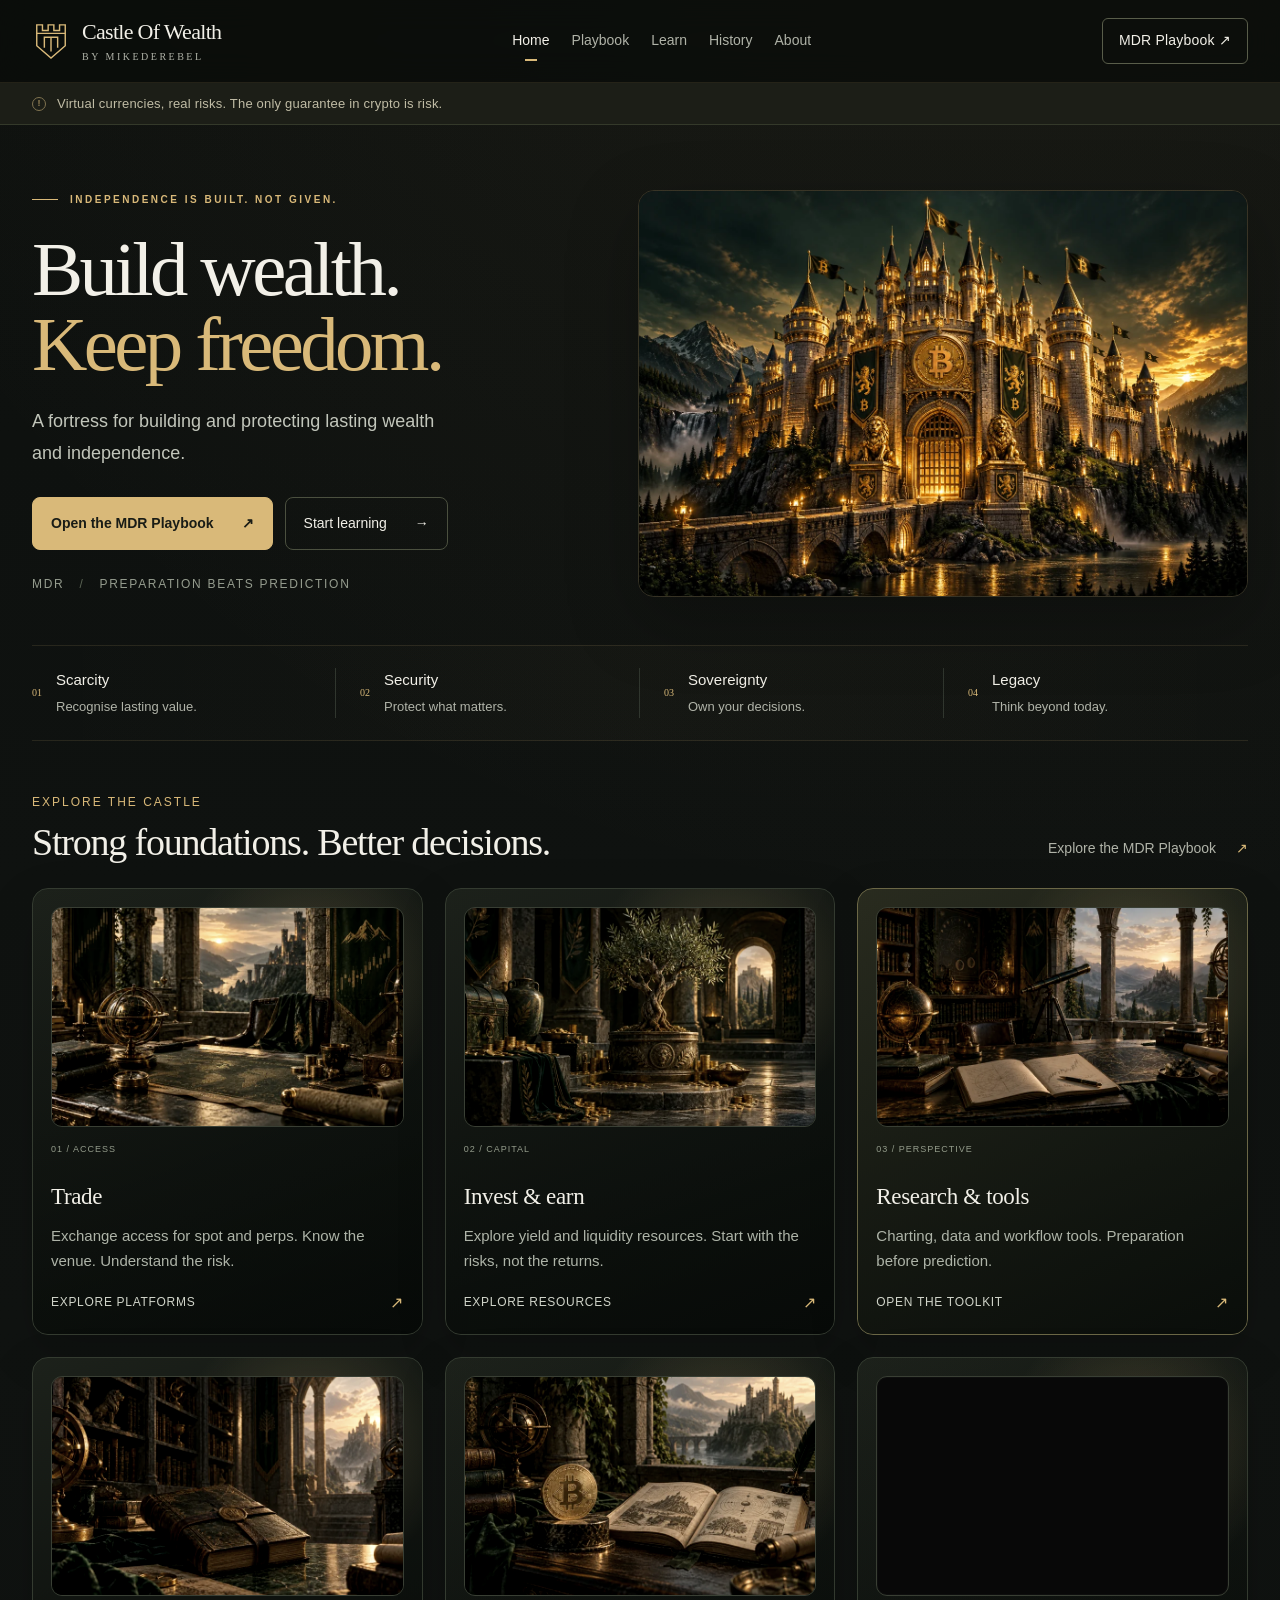
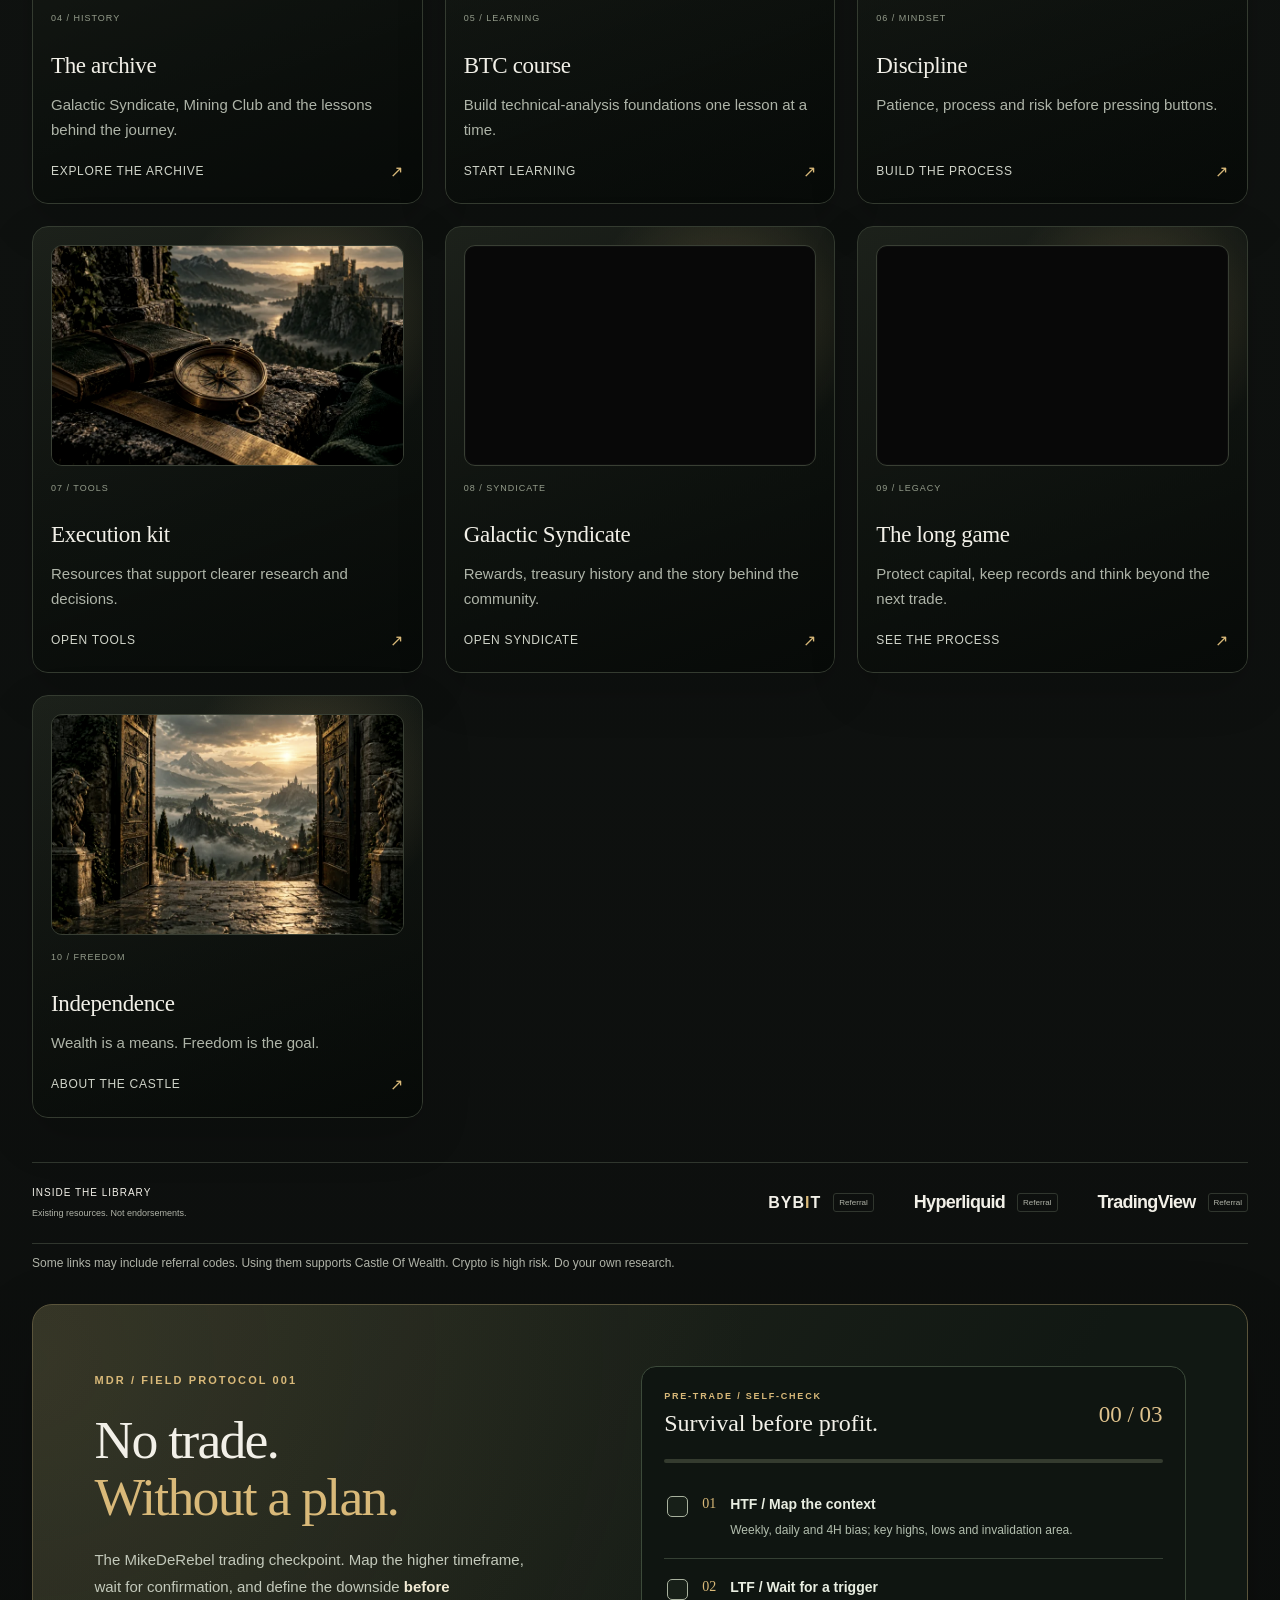
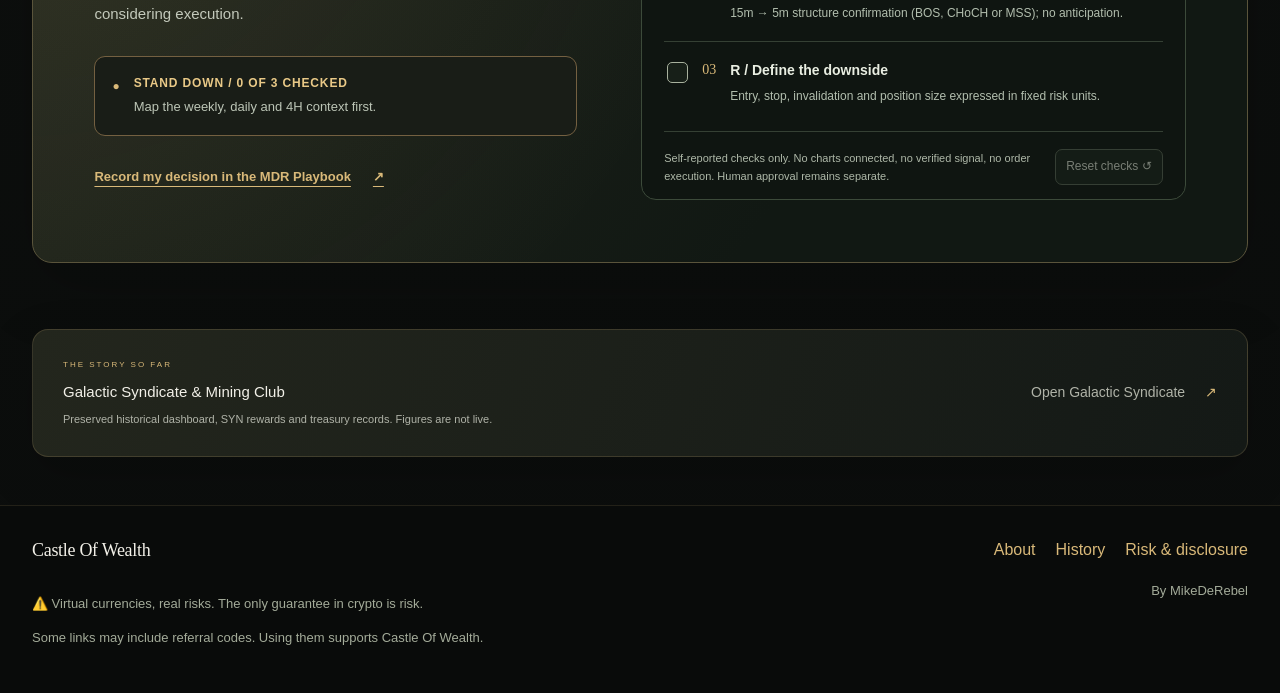
<file: index.html>
<!DOCTYPE html>
<html lang="en">
<head>
<meta charset="UTF-8">
<meta name="viewport" content="width=device-width, initial-scale=1.0">
<meta name="theme-color" content="#101311">
<meta name="description" content="Castle Of Wealth. A fortress for building and protecting lasting wealth and independence. Research, resources, education and the archive by MikeDeRebel.">
<title>Castle Of Wealth | Build wealth. Keep freedom.</title>
<link rel="stylesheet" href="assets/css/style.css">
<link rel="stylesheet" href="assets/css/mdr-entry-gate.css">
</head>
<body>
<a class="skip" href="#main">Skip to content</a>
<header>
<div class="wrap nav">
<a class="brand" href="index.html" aria-label="Castle Of Wealth home">
<svg class="brand-mark" viewBox="0 0 40 44" aria-hidden="true">
<path d="M5 5h6v6h6V5h6v6h6V5h6v22L20 40 5 27Z"/>
<path d="M13 29V18h14v11M20 18v15M5 14h30"/>
</svg>
<span class="brand-name">Castle Of Wealth<span class="brand-by">by MikeDeRebel</span>
</span>
</a>
<nav aria-label="Main navigation">
<ul class="navlinks">
<li>
<a href="index.html" aria-current="page">Home</a>
</li>
<li>
<a href="links.html">Playbook</a>
</li>
<li>
<a href="guides.html">Learn</a>
</li>
<li>
<a href="archive.html">History</a>
</li>
<li>
<a href="about.html">About</a>
</li>
</ul>
</nav>
<details class="mobile-menu">
<summary aria-label="Open navigation">☰</summary>
<nav class="mobile-panel" aria-label="Mobile navigation">
<a href="index.html" aria-current="page">Home</a>
<a href="links.html">Playbook</a>
<a href="guides.html">Learn</a>
<a href="archive.html">History</a>
<a href="about.html">About</a>
</nav>
</details>
<a class="nav-cta" href="links.html">MDR Playbook ↗</a>
</div>
</header>
<aside class="notice" aria-label="Crypto risk warning">
<div class="wrap">
<span class="notice-icon" aria-hidden="true">!</span>
<span>Virtual currencies, real risks. The only guarantee in crypto is risk.</span>
</div>
</aside>
<main id="main" class="wrap">
<section class="hero" aria-labelledby="hero-title">
<div class="hero-copy">
<div class="eyebrow">Independence is built. Not given.</div>
<h1 id="hero-title">Build wealth.<br>
<em>Keep freedom.</em>
</h1>
<p>A fortress for building and protecting lasting wealth and independence.</p>
<div class="buttons">
<a class="btn primary" href="links.html">Open the MDR Playbook <span aria-hidden="true">↗</span>
</a>
<a class="btn" href="bitcoin-technical-analysis-course.html">Start learning <span aria-hidden="true">→</span>
</a>
</div>
<div class="small-note">MDR <span>/</span> PREPARATION BEATS PREDICTION</div>
</div>
<figure class="castle-hero">
<img class="castle-hero-image" src="assets/img/castle-hero-v2.webp" alt="Golden stone castle with illuminated towers, lion statues and Bitcoin heraldry" width="1280" height="853" loading="eager" fetchpriority="high" decoding="async">
</figure>
</section>
<section class="principles" aria-label="Our principles">
<div class="principle">
<span class="principle-no">01</span>
<div>
<strong>Scarcity</strong>
<small>Recognise lasting value.</small>
</div>
</div>
<div class="principle">
<span class="principle-no">02</span>
<div>
<strong>Security</strong>
<small>Protect what matters.</small>
</div>
</div>
<div class="principle">
<span class="principle-no">03</span>
<div>
<strong>Sovereignty</strong>
<small>Own your decisions.</small>
</div>
</div>
<div class="principle">
<span class="principle-no">04</span>
<div>
<strong>Legacy</strong>
<small>Think beyond today.</small>
</div>
</div>
</section>
<section class="library" id="explore" aria-labelledby="library-title">
<div class="section-top">
<div>
<div class="section-kicker">Explore the castle</div>
<h2 id="library-title">Strong foundations. Better decisions.</h2>
</div>
<a class="textlink" href="links.html">Explore the MDR Playbook <span aria-hidden="true">↗</span>
</a>
</div>
<div class="cards">
<a class="card cinematic-card" href="trade.html">
<img class="card-art" src="assets/img/renewal-trade.webp" alt="Fortress trading desk with brass instruments" width="768" height="512" loading="lazy" decoding="async">
<div class="cardtop">
<span>01 / ACCESS</span>
</div>
<h3>Trade</h3>
<p>Exchange access for spot and perps. Know the venue. Understand the risk.</p>
<div class="card-bottom">EXPLORE PLATFORMS <span aria-hidden="true">↗</span>
</div>
</a>
<a class="card cinematic-card" href="invest.html">
<img class="card-art" src="assets/img/renewal-invest.webp" alt="Stone treasury with gold coins and an olive tree" width="768" height="512" loading="lazy" decoding="async">
<div class="cardtop">
<span>02 / CAPITAL</span>
</div>
<h3>Invest & earn</h3>
<p>Explore yield and liquidity resources. Start with the risks, not the returns.</p>
<div class="card-bottom">EXPLORE RESOURCES <span aria-hidden="true">↗</span>
</div>
</a>
<a class="card featured cinematic-card" href="links.html?category=Tools#resource-library">
<img class="card-art" src="assets/img/renewal-research.webp" alt="Observatory library with telescope and notebooks" width="768" height="512" loading="lazy" decoding="async">
<div class="cardtop">
<span>03 / PERSPECTIVE</span>
</div>
<h3>Research & tools</h3>
<p>Charting, data and workflow tools. Preparation before prediction.</p>
<div class="card-bottom">OPEN THE TOOLKIT <span aria-hidden="true">↗</span>
</div>
</a>
<a class="card cinematic-card" href="archive.html">
<img class="card-art" src="assets/img/renewal-archive.webp" alt="Castle archive with a leather journal" width="768" height="512" loading="lazy" decoding="async">
<div class="cardtop">
<span>04 / HISTORY</span>
</div>
<h3>The archive</h3>
<p>Galactic Syndicate, Mining Club and the lessons behind the journey.</p>
<div class="card-bottom">EXPLORE THE ARCHIVE <span aria-hidden="true">↗</span>
</div>
</a>
<a class="card cinematic-card" href="bitcoin-technical-analysis-course.html">
<img class="card-art" src="assets/img/renewal-course.webp" alt="Bitcoin learning desk and illustrated book" width="768" height="512" loading="lazy" decoding="async">
<div class="cardtop">
<span>05 / LEARNING</span>
</div>
<h3>BTC course</h3>
<p>Build technical-analysis foundations one lesson at a time.</p>
<div class="card-bottom">START LEARNING <span aria-hidden="true">↗</span>
</div>
</a>
<a class="card cinematic-card" href="guides.html#discipline">
<img class="card-art" src="assets/img/renewal-mindset.webp" alt="Stone path toward a mountain fortress" width="768" height="512" loading="lazy" decoding="async">
<div class="cardtop">
<span>06 / MINDSET</span>
</div>
<h3>Discipline</h3>
<p>Patience, process and risk before pressing buttons.</p>
<div class="card-bottom">BUILD THE PROCESS <span aria-hidden="true">↗</span>
</div>
</a>
<a class="card cinematic-card" href="links.html?category=Tools#resource-library">
<img class="card-art" src="assets/img/renewal-tools.webp" alt="Brass compass and notebook on dark stone" width="768" height="512" loading="lazy" decoding="async">
<div class="cardtop">
<span>07 / TOOLS</span>
</div>
<h3>Execution kit</h3>
<p>Resources that support clearer research and decisions.</p>
<div class="card-bottom">OPEN TOOLS <span aria-hidden="true">↗</span>
</div>
</a>
<a class="card cinematic-card" href="galactic_syndicate.html">
<img class="card-art" src="assets/img/renewal-syndicate.webp" alt="Cosmic fortress beneath a green galaxy" width="768" height="512" loading="lazy" decoding="async">
<div class="cardtop">
<span>08 / SYNDICATE</span>
</div>
<h3>Galactic Syndicate</h3>
<p>Rewards, treasury history and the story behind the community.</p>
<div class="card-bottom">OPEN SYNDICATE <span aria-hidden="true">↗</span>
</div>
</a>
<a class="card cinematic-card" href="guides.html#long-game">
<img class="card-art" src="assets/img/renewal-legacy.webp" alt="Ancient oak in a castle courtyard" width="768" height="512" loading="lazy" decoding="async">
<div class="cardtop">
<span>09 / LEGACY</span>
</div>
<h3>The long game</h3>
<p>Protect capital, keep records and think beyond the next trade.</p>
<div class="card-bottom">SEE THE PROCESS <span aria-hidden="true">↗</span>
</div>
</a>
<a class="card cinematic-card" href="about.html">
<img class="card-art" src="assets/img/renewal-freedom.webp" alt="Open castle gate overlooking a misty landscape" width="768" height="512" loading="lazy" decoding="async">
<div class="cardtop">
<span>10 / FREEDOM</span>
</div>
<h3>Independence</h3>
<p>Wealth is a means. Freedom is the goal.</p>
<div class="card-bottom">ABOUT THE CASTLE <span aria-hidden="true">↗</span>
</div>
</a>
</div>
</section>
<section aria-label="Featured platforms">
<div class="platforms">
<div class="platform-intro">
<strong>Inside the library</strong>
<small>Existing resources. Not endorsements.</small>
</div>
<div class="platform-list">
<a class="platform" href="links.html#resource-library" aria-label="Bybit in the links library">
<span class="platform-word bybit">BYB<b>I</b>T</span>
<small>Referral</small>
</a>
<a class="platform" href="links.html#resource-library" aria-label="Hyperliquid in the links library">
<span class="platform-word">Hyperliquid</span>
<small>Referral</small>
</a>
<a class="platform" href="links.html#resource-library" aria-label="TradingView in the links library">
<span class="platform-word">TradingView</span>
<small>Referral</small>
</a>
</div>
</div>
<p class="referral-note">Some links may include referral codes. Using them supports Castle Of Wealth. Crypto is high risk. Do your own research.</p>
</section>
<section class="mdr-entry-gate" id="mdr-entry-gate" data-mdr-entry-gate aria-labelledby="mdr-entry-title">
  <div class="mdr-entry-copy">
    <p class="mdr-entry-eyebrow">MDR / FIELD PROTOCOL 001</p>
    <h2 id="mdr-entry-title">No trade.<br><em>Without a plan.</em></h2>
    <p class="mdr-entry-lead">The MikeDeRebel trading checkpoint. Map the higher timeframe, wait for confirmation, and define the downside <strong>before</strong> considering execution.</p>
    <div class="mdr-entry-status" role="status" aria-live="polite" aria-atomic="true">
      <span class="mdr-entry-status-mark" aria-hidden="true">●</span>
      <div>
        <strong data-mdr-gate-status>STAND DOWN / 0 OF 3 CHECKED</strong>
        <span data-mdr-gate-hint>Check the higher-timeframe context first. No setup is assumed.</span>
      </div>
    </div>
    <a class="mdr-entry-link" href="links.html#decision-card">Record my decision in the MDR Playbook <span aria-hidden="true">↗</span></a>
  </div>
  <div class="mdr-entry-panel">
    <div class="mdr-entry-panel-head">
      <div><span class="mdr-entry-panel-label">PRE-TRADE / SELF-CHECK</span><strong>Survival before profit.</strong></div>
      <span class="mdr-entry-counter" data-mdr-gate-count aria-hidden="true">00 / 03</span>
    </div>
    <div class="mdr-entry-progress" role="progressbar" aria-label="MDR checklist completed" aria-valuemin="0" aria-valuemax="3" aria-valuenow="0"><span data-mdr-gate-bar></span></div>
    <fieldset class="mdr-entry-checks" data-mdr-gate-controls disabled>
      <legend class="sr-only">MDR pre-trade decision gates</legend>
      <label class="mdr-entry-check">
        <input type="checkbox" data-mdr-gate-check>
        <span class="mdr-entry-check-number" aria-hidden="true">01</span>
        <span class="mdr-entry-check-body"><strong>HTF / Map the context</strong><small>Weekly, daily and 4H bias; key highs, lows and invalidation area.</small></span>
        <span class="mdr-entry-tick" aria-hidden="true">✓</span>
      </label>
      <label class="mdr-entry-check">
        <input type="checkbox" data-mdr-gate-check>
        <span class="mdr-entry-check-number" aria-hidden="true">02</span>
        <span class="mdr-entry-check-body"><strong>LTF / Wait for a trigger</strong><small>15m → 5m structure confirmation (BOS, CHoCH or MSS); no anticipation.</small></span>
        <span class="mdr-entry-tick" aria-hidden="true">✓</span>
      </label>
      <label class="mdr-entry-check">
        <input type="checkbox" data-mdr-gate-check>
        <span class="mdr-entry-check-number" aria-hidden="true">03</span>
        <span class="mdr-entry-check-body"><strong>R / Define the downside</strong><small>Entry, stop, invalidation and position size expressed in fixed risk units.</small></span>
        <span class="mdr-entry-tick" aria-hidden="true">✓</span>
      </label>
    </fieldset>
    <div class="mdr-entry-panel-foot">
      <p>Self-reported checks only. No charts connected, no verified signal, no order execution. Human approval remains separate.</p>
      <button type="button" data-mdr-gate-reset disabled>Reset checks <span aria-hidden="true">↺</span></button>
    </div>
    <noscript><p class="mdr-entry-noscript">The live checklist requires JavaScript. Use the three rules above as a written pre-trade review instead.</p></noscript>
  </div>
</section>
<section class="archive-strip" aria-labelledby="archive-title">
<div>
<span class="archive-tag">THE STORY SO FAR</span>
<h3 id="archive-title">Galactic Syndicate &amp; Mining Club</h3>
<p>Preserved historical dashboard, SYN rewards and treasury records. Figures are not live.</p>
</div>
<a class="textlink" href="galactic_syndicate.html">Open Galactic Syndicate <span aria-hidden="true">↗</span>
</a>
</section>
</main>
<footer>
<div class="wrap">
<div class="footer-top">
<div class="footer-name">Castle Of Wealth</div>
<div class="footer-links">
<a href="about.html">About</a>
<a href="archive.html">History</a>
<a href="disclaimer.html">Risk &amp; disclosure</a>
</div>
</div>
<div class="footer-bottom">
<div>
<p>⚠️ Virtual currencies, real risks. The only guarantee in crypto is risk.</p>
<p>Some links may include referral codes. Using them supports Castle Of Wealth.</p>
</div>
<div>By MikeDeRebel</div>
</div>
</div>
</footer>
<script defer src="assets/js/mdr-entry-gate.js"></script>
</body>
</html>
</file>
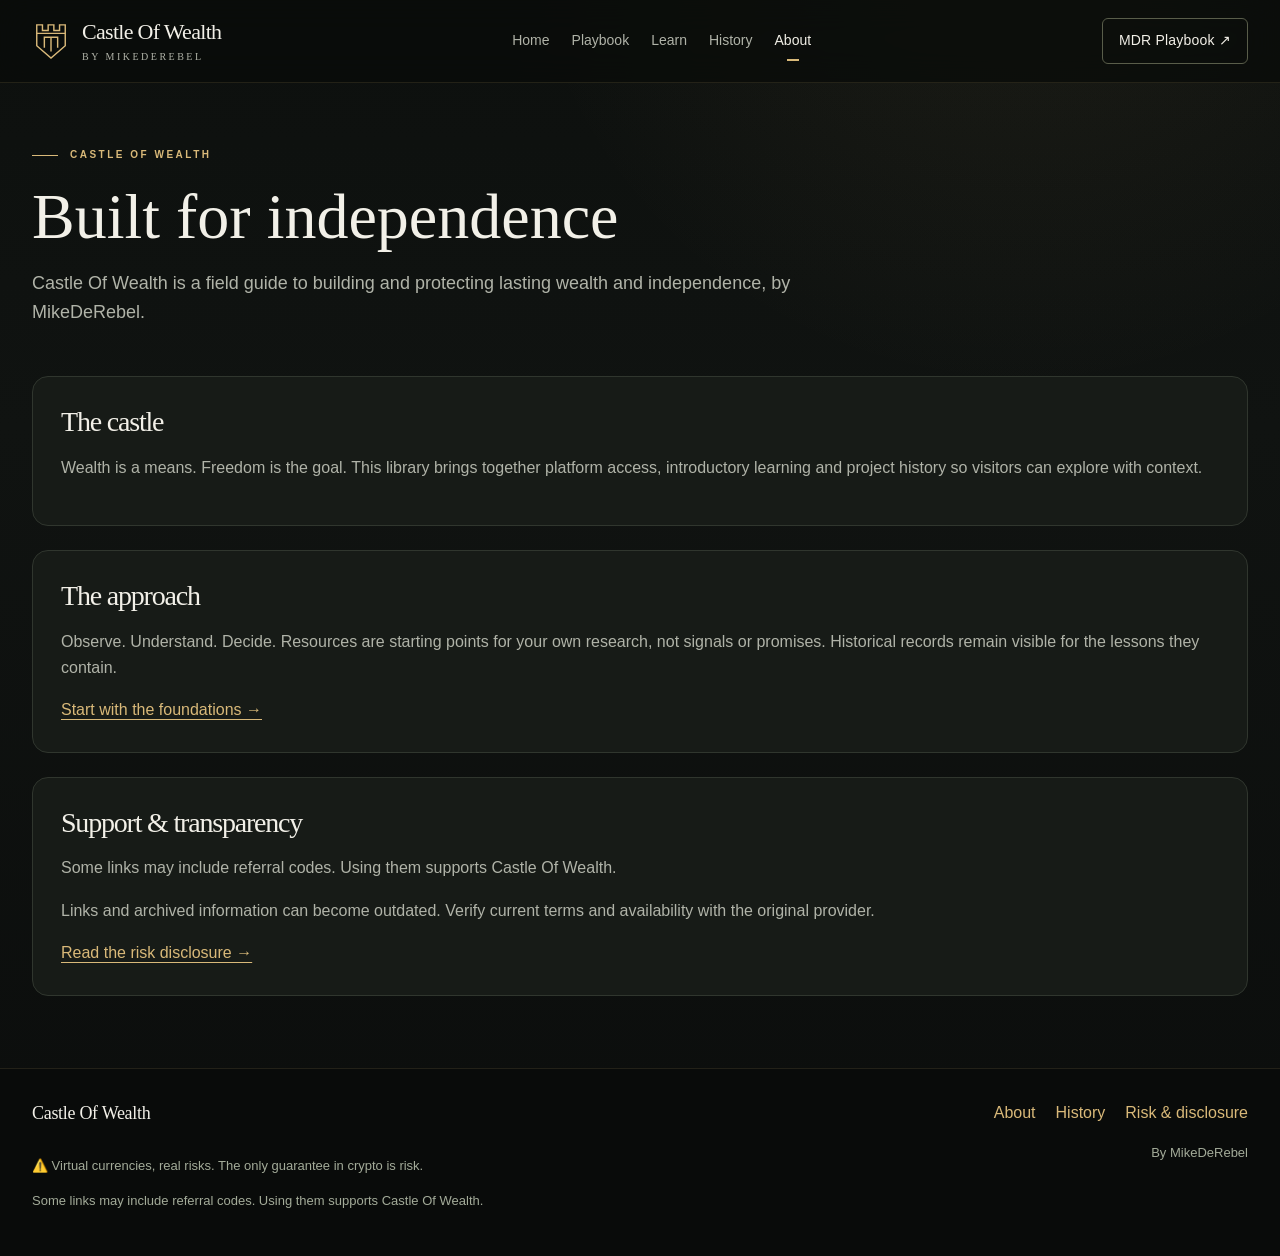
<file: about.html>
<!doctype html>
<html lang="en">
<head>
<meta charset="utf-8">
<meta name="viewport" content="width=device-width,initial-scale=1">
<meta name="theme-color" content="#101311">
<meta name="description" content="Castle Of Wealth is a field guide to building and protecting lasting wealth and independence, by MikeDeRebel.">
<title>Built for independence | Castle Of Wealth</title>
<link rel="stylesheet" href="assets/css/style.css">
</head>
<body>
<a class="skip" href="#main">Skip to content</a>
<header>
<div class="wrap nav">
<a class="brand" href="index.html" aria-label="Castle Of Wealth home">
<svg class="brand-mark" viewBox="0 0 40 44" aria-hidden="true">
<path d="M5 5h6v6h6V5h6v6h6V5h6v22L20 40 5 27Z"/>
<path d="M13 29V18h14v11M20 18v15M5 14h30"/>
</svg>
<span class="brand-name">Castle Of Wealth<span class="brand-by">by MikeDeRebel</span>
</span>
</a>
<nav aria-label="Main navigation">
<ul class="navlinks">
<li>
<a href="index.html">Home</a>
</li>
<li>
<a href="links.html">Playbook</a>
</li>
<li>
<a href="guides.html">Learn</a>
</li>
<li>
<a href="archive.html">History</a>
</li>
<li>
<a href="about.html" aria-current="page">About</a>
</li>
</ul>
</nav>
<details class="mobile-menu">
<summary aria-label="Open navigation">☰</summary>
<nav class="mobile-panel" aria-label="Mobile navigation">
<a href="index.html">Home</a>
<a href="links.html">Playbook</a>
<a href="guides.html">Learn</a>
<a href="archive.html">History</a>
<a href="about.html" aria-current="page">About</a>
</nav>
</details>
<a class="nav-cta" href="links.html">MDR Playbook ↗</a>
</div>
</header>
<main id="main" class="wrap">
<section class="page-intro">
<div class="eyebrow">Castle Of Wealth</div>
<h1>Built for independence</h1>
<p>Castle Of Wealth is a field guide to building and protecting lasting wealth and independence, by MikeDeRebel.</p>
</section>
<div class="page-content">
<div class="stack">
<article class="content-card">
<h2>The castle</h2>
<p>Wealth is a means. Freedom is the goal. This library brings together platform access, introductory learning and project history so visitors can explore with context.</p>
</article>
<article class="content-card">
<h2>The approach</h2>
<p>Observe. Understand. Decide. Resources are starting points for your own research, not signals or promises. Historical records remain visible for the lessons they contain.</p>
<a href="guides.html">Start with the foundations →</a>
</article>
<article class="content-card">
<h2>Support & transparency</h2>
<p>Some links may include referral codes. Using them supports Castle Of Wealth.</p>
<p>Links and archived information can become outdated. Verify current terms and availability with the original provider.</p>
<a href="disclaimer.html">Read the risk disclosure →</a>
</article>
</div>
</div>
</main>
<footer>
<div class="wrap">
<div class="footer-top">
<div class="footer-name">Castle Of Wealth</div>
<div class="footer-links">
<a href="about.html">About</a>
<a href="archive.html">History</a>
<a href="disclaimer.html">Risk &amp; disclosure</a>
</div>
</div>
<div class="footer-bottom">
<div>
<p>⚠️ Virtual currencies, real risks. The only guarantee in crypto is risk.</p>
<p>Some links may include referral codes. Using them supports Castle Of Wealth.</p>
</div>
<div>By MikeDeRebel</div>
</div>
</div>
</footer>
</body>
</html>
</file>
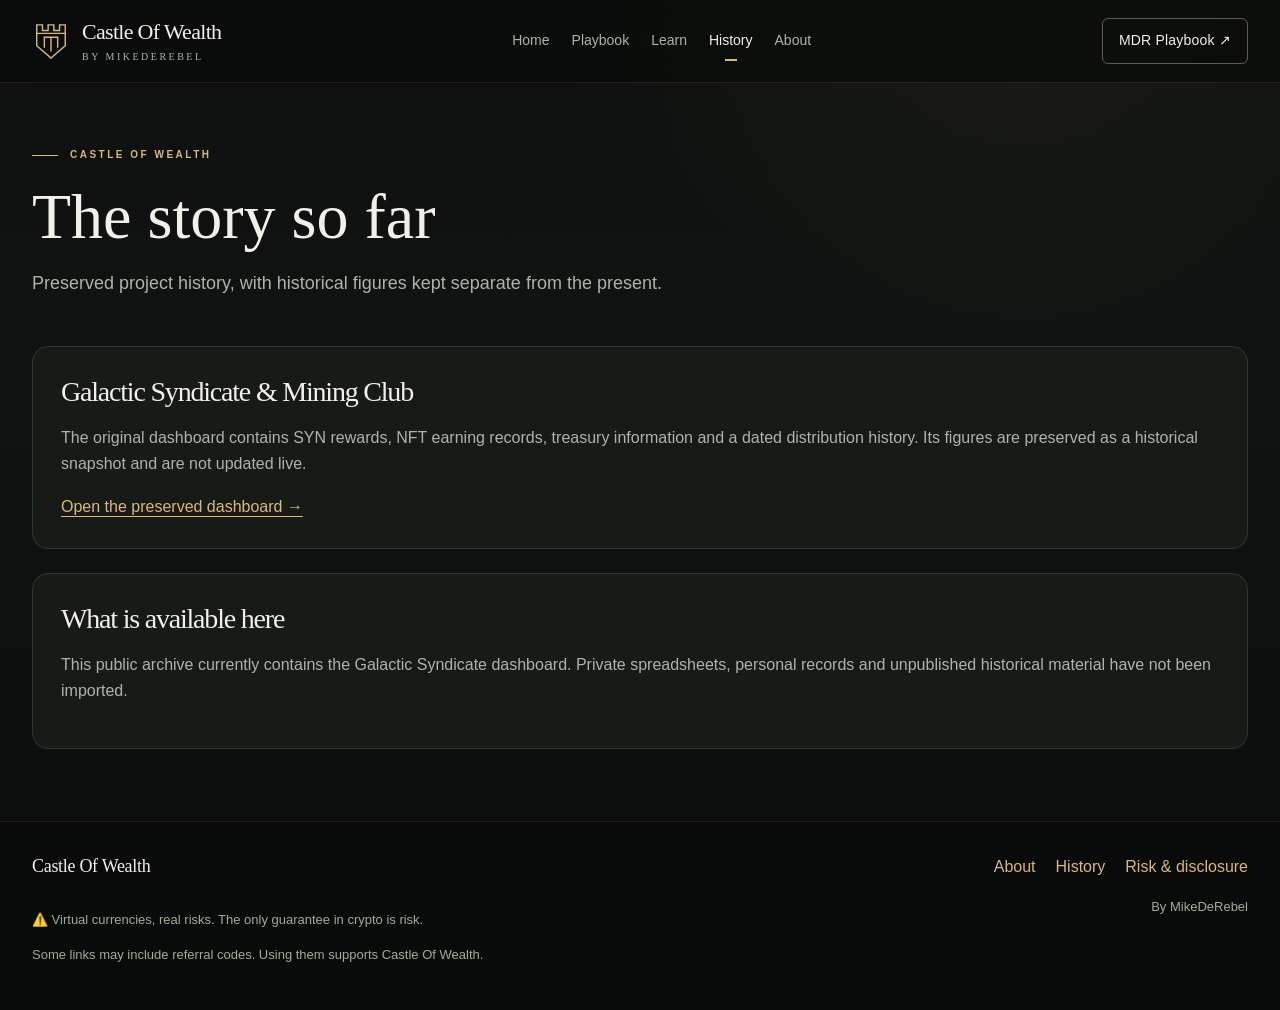
<file: archive.html>
<!doctype html>
<html lang="en">
<head>
<meta charset="utf-8">
<meta name="viewport" content="width=device-width,initial-scale=1">
<meta name="theme-color" content="#101311">
<meta name="description" content="Preserved project history, with historical figures kept separate from the present.">
<title>The story so far | Castle Of Wealth</title>
<link rel="stylesheet" href="assets/css/style.css">
</head>
<body>
<a class="skip" href="#main">Skip to content</a>
<header>
<div class="wrap nav">
<a class="brand" href="index.html" aria-label="Castle Of Wealth home">
<svg class="brand-mark" viewBox="0 0 40 44" aria-hidden="true">
<path d="M5 5h6v6h6V5h6v6h6V5h6v22L20 40 5 27Z"/>
<path d="M13 29V18h14v11M20 18v15M5 14h30"/>
</svg>
<span class="brand-name">Castle Of Wealth<span class="brand-by">by MikeDeRebel</span>
</span>
</a>
<nav aria-label="Main navigation">
<ul class="navlinks">
<li>
<a href="index.html">Home</a>
</li>
<li>
<a href="links.html">Playbook</a>
</li>
<li>
<a href="guides.html">Learn</a>
</li>
<li>
<a href="archive.html" aria-current="page">History</a>
</li>
<li>
<a href="about.html">About</a>
</li>
</ul>
</nav>
<details class="mobile-menu">
<summary aria-label="Open navigation">☰</summary>
<nav class="mobile-panel" aria-label="Mobile navigation">
<a href="index.html">Home</a>
<a href="links.html">Playbook</a>
<a href="guides.html">Learn</a>
<a href="archive.html" aria-current="page">History</a>
<a href="about.html">About</a>
</nav>
</details>
<a class="nav-cta" href="links.html">MDR Playbook ↗</a>
</div>
</header>
<main id="main" class="wrap">
<section class="page-intro">
<div class="eyebrow">Castle Of Wealth</div>
<h1>The story so far</h1>
<p>Preserved project history, with historical figures kept separate from the present.</p>
</section>
<div class="page-content">
<div class="stack">
<article class="content-card">
<h2>Galactic Syndicate & Mining Club</h2>
<p>The original dashboard contains SYN rewards, NFT earning records, treasury information and a dated distribution history. Its figures are preserved as a historical snapshot and are not updated live.</p>
<a href="galactic_syndicate.html">Open the preserved dashboard →</a>
</article>
<article class="content-card">
<h2>What is available here</h2>
<p>This public archive currently contains the Galactic Syndicate dashboard. Private spreadsheets, personal records and unpublished historical material have not been imported.</p>
</article>
</div>
</div>
</main>
<footer>
<div class="wrap">
<div class="footer-top">
<div class="footer-name">Castle Of Wealth</div>
<div class="footer-links">
<a href="about.html">About</a>
<a href="archive.html">History</a>
<a href="disclaimer.html">Risk &amp; disclosure</a>
</div>
</div>
<div class="footer-bottom">
<div>
<p>⚠️ Virtual currencies, real risks. The only guarantee in crypto is risk.</p>
<p>Some links may include referral codes. Using them supports Castle Of Wealth.</p>
</div>
<div>By MikeDeRebel</div>
</div>
</div>
</footer>
</body>
</html>
</file>
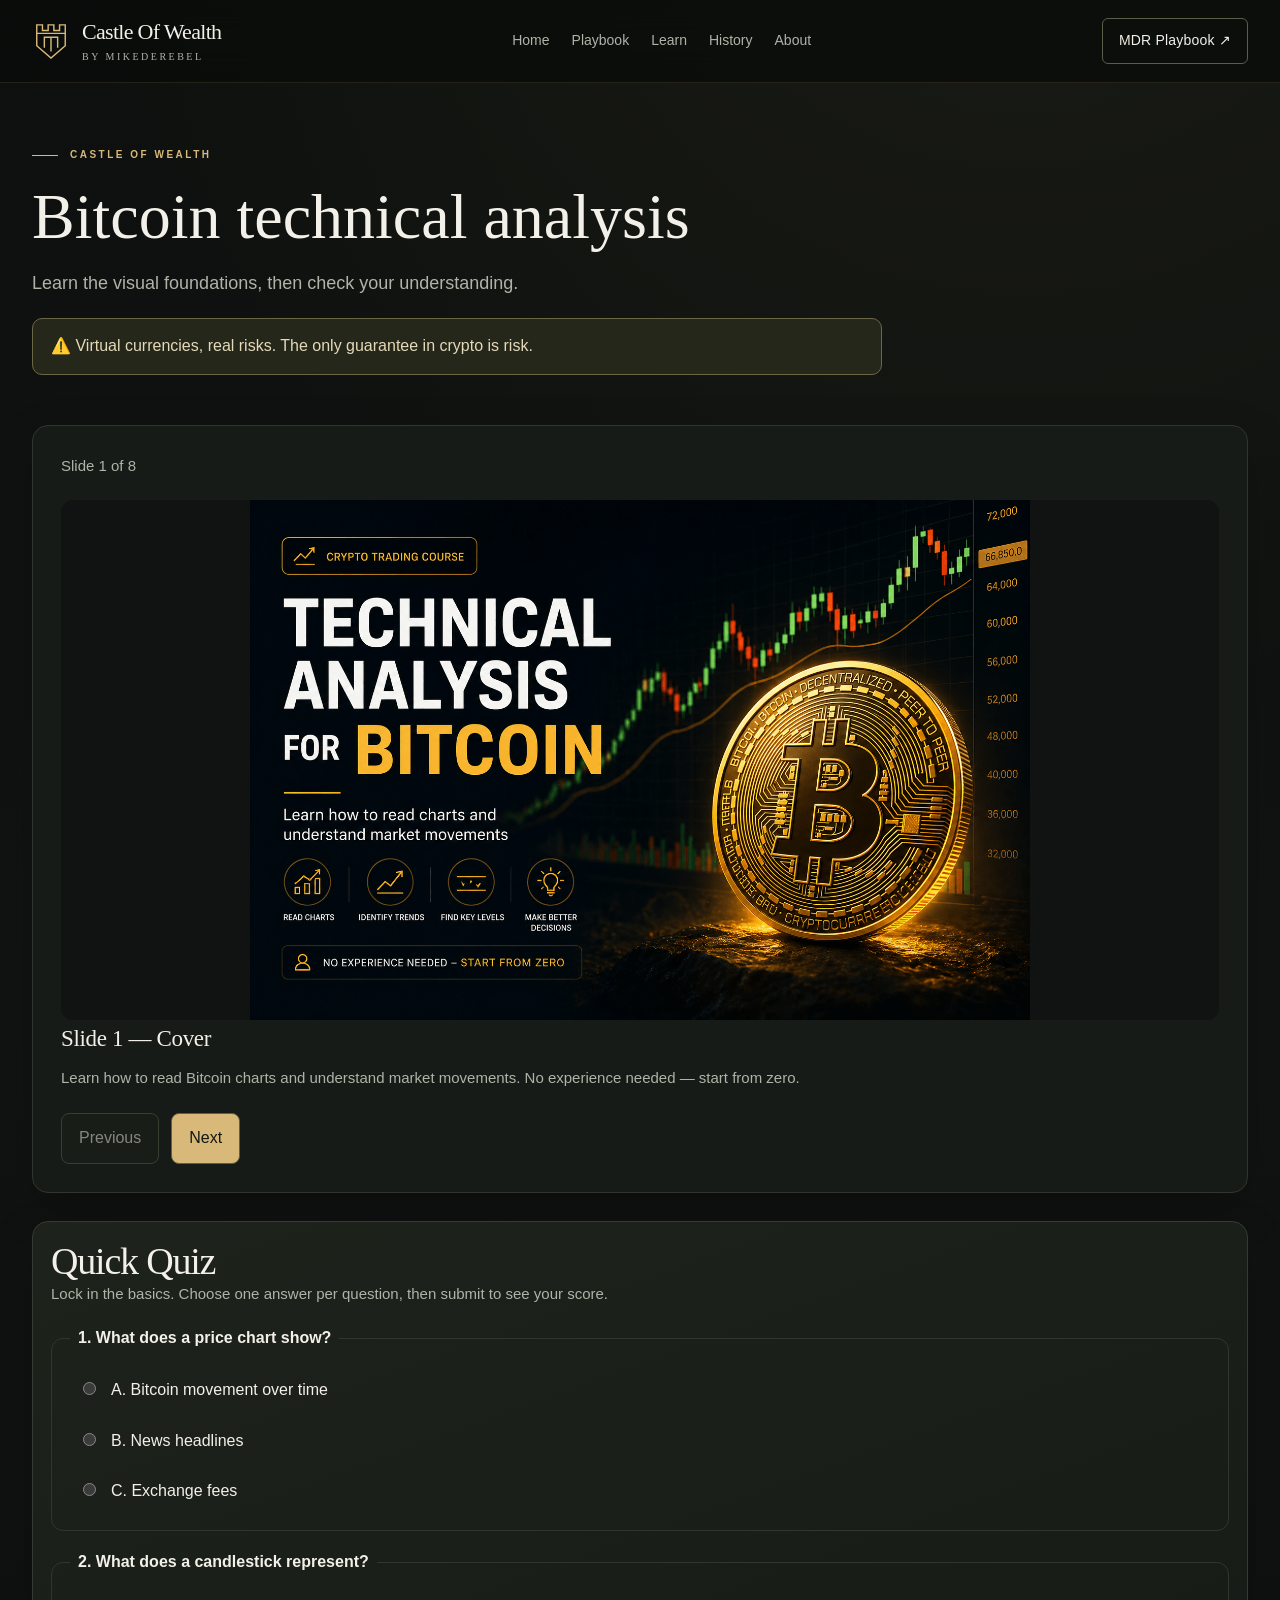
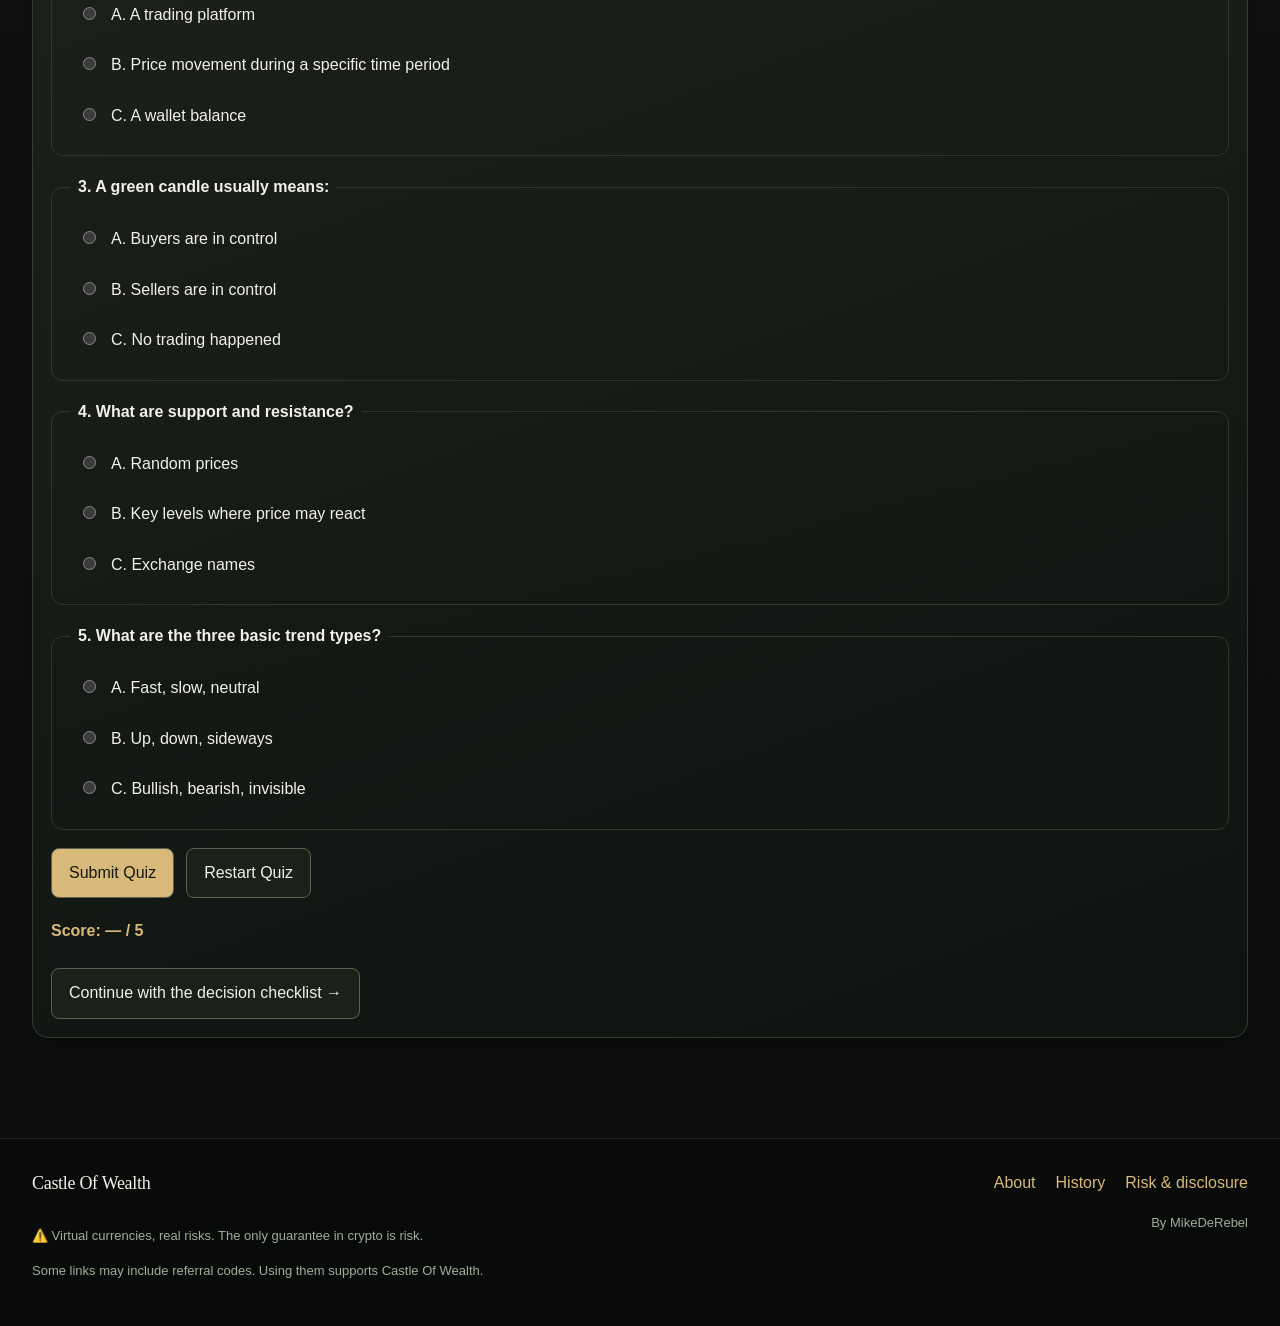
<file: bitcoin-technical-analysis-course.html>
<!doctype html>
<html lang="en">
<head>
<meta charset="utf-8">
<meta name="viewport" content="width=device-width,initial-scale=1">
<meta name="theme-color" content="#101311">
<meta name="description" content="Learn the visual foundations, then check your understanding.">
<title>Bitcoin technical analysis | Castle Of Wealth</title>
<link rel="stylesheet" href="assets/css/style.css">
</head>
<body>
<a class="skip" href="#main">Skip to content</a>
<header>
<div class="wrap nav">
<a class="brand" href="index.html" aria-label="Castle Of Wealth home">
<svg class="brand-mark" viewBox="0 0 40 44" aria-hidden="true">
<path d="M5 5h6v6h6V5h6v6h6V5h6v22L20 40 5 27Z"/>
<path d="M13 29V18h14v11M20 18v15M5 14h30"/>
</svg>
<span class="brand-name">Castle Of Wealth<span class="brand-by">by MikeDeRebel</span>
</span>
</a>
<nav aria-label="Main navigation">
<ul class="navlinks">
<li>
<a href="index.html">Home</a>
</li>
<li>
<a href="links.html">Playbook</a>
</li>
<li>
<a href="guides.html">Learn</a>
</li>
<li>
<a href="archive.html">History</a>
</li>
<li>
<a href="about.html">About</a>
</li>
</ul>
</nav>
<details class="mobile-menu">
<summary aria-label="Open navigation">☰</summary>
<nav class="mobile-panel" aria-label="Mobile navigation">
<a href="index.html">Home</a>
<a href="links.html">Playbook</a>
<a href="guides.html">Learn</a>
<a href="archive.html">History</a>
<a href="about.html">About</a>
</nav>
</details>
<a class="nav-cta" href="links.html">MDR Playbook ↗</a>
</div>
</header>
<main id="main" class="wrap">
<section class="page-intro">
<div class="eyebrow">Castle Of Wealth</div>
<h1>Bitcoin technical analysis</h1>
<p>Learn the visual foundations, then check your understanding.</p>
<aside class="risk-note">⚠️ Virtual currencies, real risks. The only guarantee in crypto is risk.</aside>
</section>
<div class="page-content">
        <div data-course-root>


          <section class="course-viewer card" aria-label="Slide lesson viewer">
            <h2 class="sr-only">Course slides</h2>
            <p class="course-progress" data-course-progress aria-live="polite">Slide 1 of 8</p>

            <figure class="course-media-wrap">
              <img
                class="course-media"
                data-course-image
                src="assets/img/cover.png"
                alt="Bitcoin technical analysis course slide"
                loading="eager"
              />
              <figcaption>
                <h3 data-course-heading>Slide title</h3>
                <p data-course-text>Slide explanation text.</p>
              </figcaption>
            </figure>

            <div class="button-row course-controls" role="group" aria-label="Slide navigation controls">
              <button type="button" class="button" data-course-prev>Previous</button>
              <button type="button" class="button primary" data-course-next>Next</button>
            </div>
          </section>

          <section class="quiz card" data-quiz-root aria-labelledby="quiz-title">
            <h2 id="quiz-title">Quick Quiz</h2>
            <p>Lock in the basics. Choose one answer per question, then submit to see your score.</p>

            <form data-quiz-form>
              <div data-quiz-questions>
</div>
              <div class="button-row">
                <button type="submit" class="button primary">Submit Quiz</button>
                <button type="button" class="button" data-quiz-restart>Restart Quiz</button>
              </div>
            </form>

            <div class="quiz-result" data-quiz-result aria-live="polite">
</div>

            <div class="course-next-cta">
              <a class="button" href="guides.html#discipline">Continue with the decision checklist →</a>
            </div>
          </section>
        </div>
      </div>
</main>
<footer>
<div class="wrap">
<div class="footer-top">
<div class="footer-name">Castle Of Wealth</div>
<div class="footer-links">
<a href="about.html">About</a>
<a href="archive.html">History</a>
<a href="disclaimer.html">Risk &amp; disclosure</a>
</div>
</div>
<div class="footer-bottom">
<div>
<p>⚠️ Virtual currencies, real risks. The only guarantee in crypto is risk.</p>
<p>Some links may include referral codes. Using them supports Castle Of Wealth.</p>
</div>
<div>By MikeDeRebel</div>
</div>
</div>
</footer>
<script src="assets/js/course.js" defer>
</script>
</body>
</html>
</file>
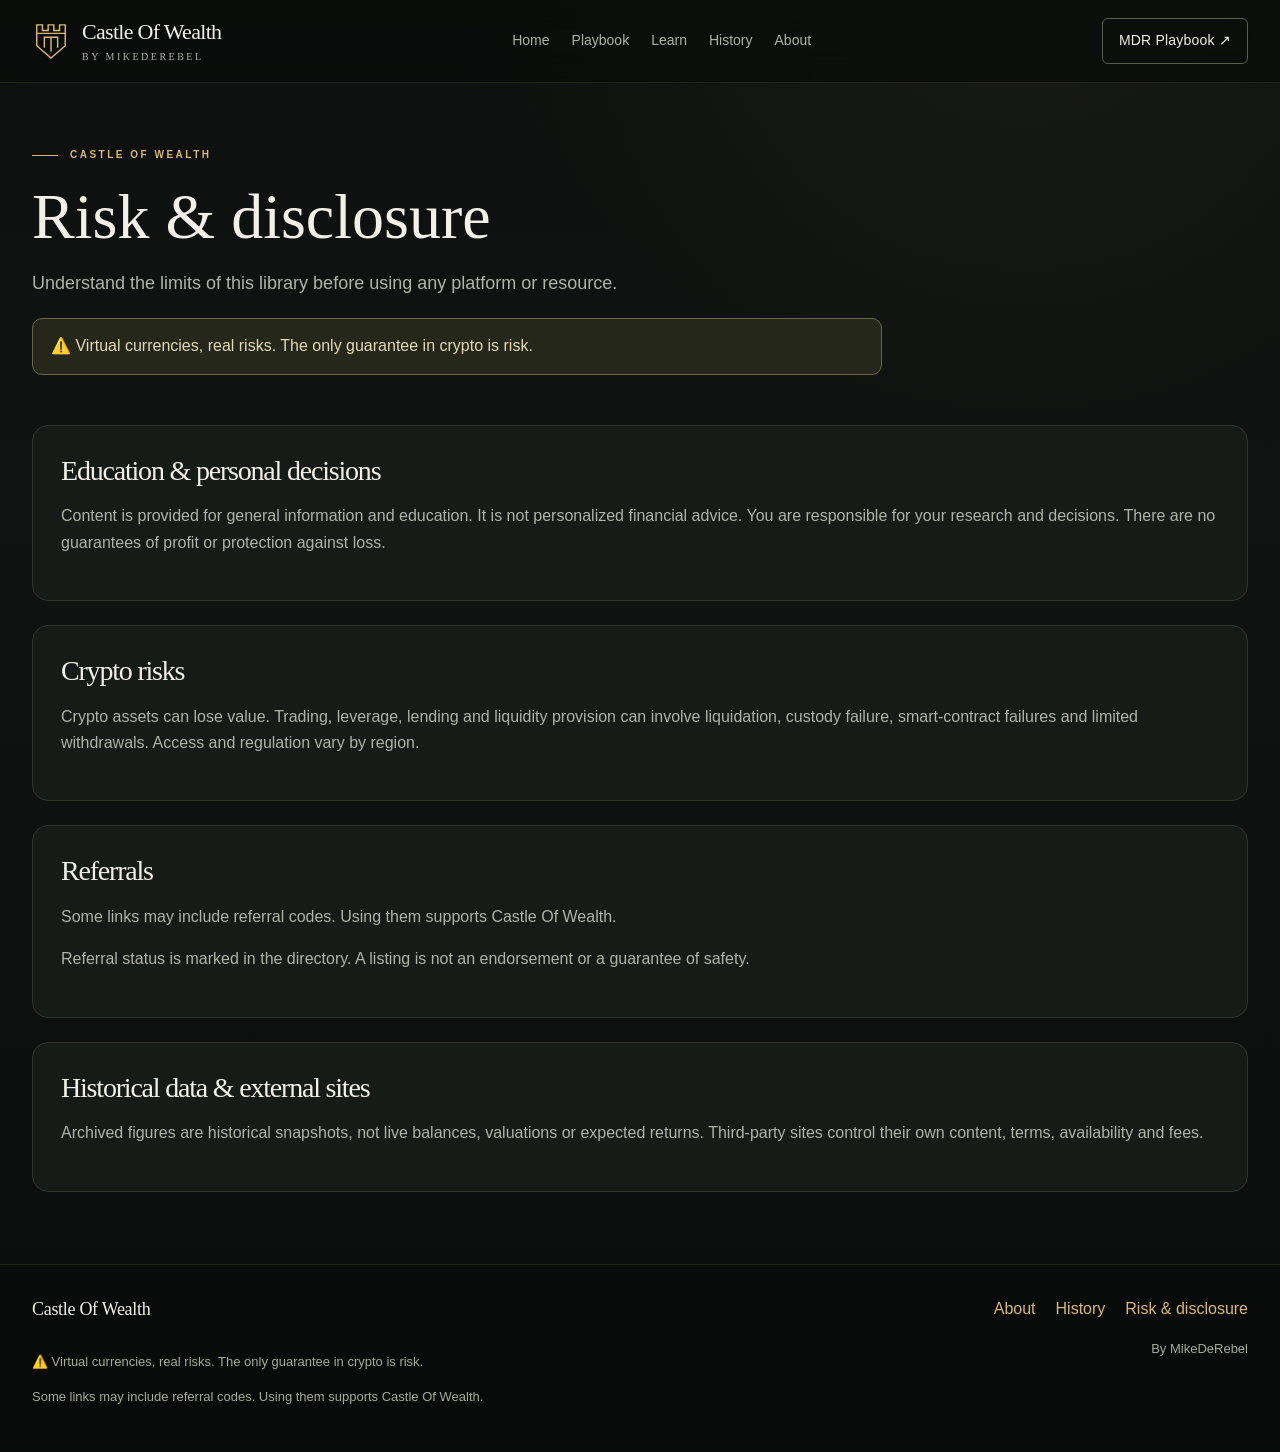
<file: disclaimer.html>
<!doctype html>
<html lang="en">
<head>
<meta charset="utf-8">
<meta name="viewport" content="width=device-width,initial-scale=1">
<meta name="theme-color" content="#101311">
<meta name="description" content="Understand the limits of this library before using any platform or resource.">
<title>Risk & disclosure | Castle Of Wealth</title>
<link rel="stylesheet" href="assets/css/style.css">
</head>
<body>
<a class="skip" href="#main">Skip to content</a>
<header>
<div class="wrap nav">
<a class="brand" href="index.html" aria-label="Castle Of Wealth home">
<svg class="brand-mark" viewBox="0 0 40 44" aria-hidden="true">
<path d="M5 5h6v6h6V5h6v6h6V5h6v22L20 40 5 27Z"/>
<path d="M13 29V18h14v11M20 18v15M5 14h30"/>
</svg>
<span class="brand-name">Castle Of Wealth<span class="brand-by">by MikeDeRebel</span>
</span>
</a>
<nav aria-label="Main navigation">
<ul class="navlinks">
<li>
<a href="index.html">Home</a>
</li>
<li>
<a href="links.html">Playbook</a>
</li>
<li>
<a href="guides.html">Learn</a>
</li>
<li>
<a href="archive.html">History</a>
</li>
<li>
<a href="about.html">About</a>
</li>
</ul>
</nav>
<details class="mobile-menu">
<summary aria-label="Open navigation">☰</summary>
<nav class="mobile-panel" aria-label="Mobile navigation">
<a href="index.html">Home</a>
<a href="links.html">Playbook</a>
<a href="guides.html">Learn</a>
<a href="archive.html">History</a>
<a href="about.html">About</a>
</nav>
</details>
<a class="nav-cta" href="links.html">MDR Playbook ↗</a>
</div>
</header>
<main id="main" class="wrap">
<section class="page-intro">
<div class="eyebrow">Castle Of Wealth</div>
<h1>Risk & disclosure</h1>
<p>Understand the limits of this library before using any platform or resource.</p>
<aside class="risk-note">⚠️ Virtual currencies, real risks. The only guarantee in crypto is risk.</aside>
</section>
<div class="page-content">
<div class="stack">
<article class="content-card">
<h2>Education & personal decisions</h2>
<p>Content is provided for general information and education. It is not personalized financial advice. You are responsible for your research and decisions. There are no guarantees of profit or protection against loss.</p>
</article>
<article class="content-card">
<h2>Crypto risks</h2>
<p>Crypto assets can lose value. Trading, leverage, lending and liquidity provision can involve liquidation, custody failure, smart-contract failures and limited withdrawals. Access and regulation vary by region.</p>
</article>
<article class="content-card">
<h2>Referrals</h2>
<p>Some links may include referral codes. Using them supports Castle Of Wealth.</p>
<p>Referral status is marked in the directory. A listing is not an endorsement or a guarantee of safety.</p>
</article>
<article class="content-card">
<h2>Historical data & external sites</h2>
<p>Archived figures are historical snapshots, not live balances, valuations or expected returns. Third-party sites control their own content, terms, availability and fees.</p>
</article>
</div>
</div>
</main>
<footer>
<div class="wrap">
<div class="footer-top">
<div class="footer-name">Castle Of Wealth</div>
<div class="footer-links">
<a href="about.html">About</a>
<a href="archive.html">History</a>
<a href="disclaimer.html">Risk &amp; disclosure</a>
</div>
</div>
<div class="footer-bottom">
<div>
<p>⚠️ Virtual currencies, real risks. The only guarantee in crypto is risk.</p>
<p>Some links may include referral codes. Using them supports Castle Of Wealth.</p>
</div>
<div>By MikeDeRebel</div>
</div>
</div>
</footer>
</body>
</html>
</file>
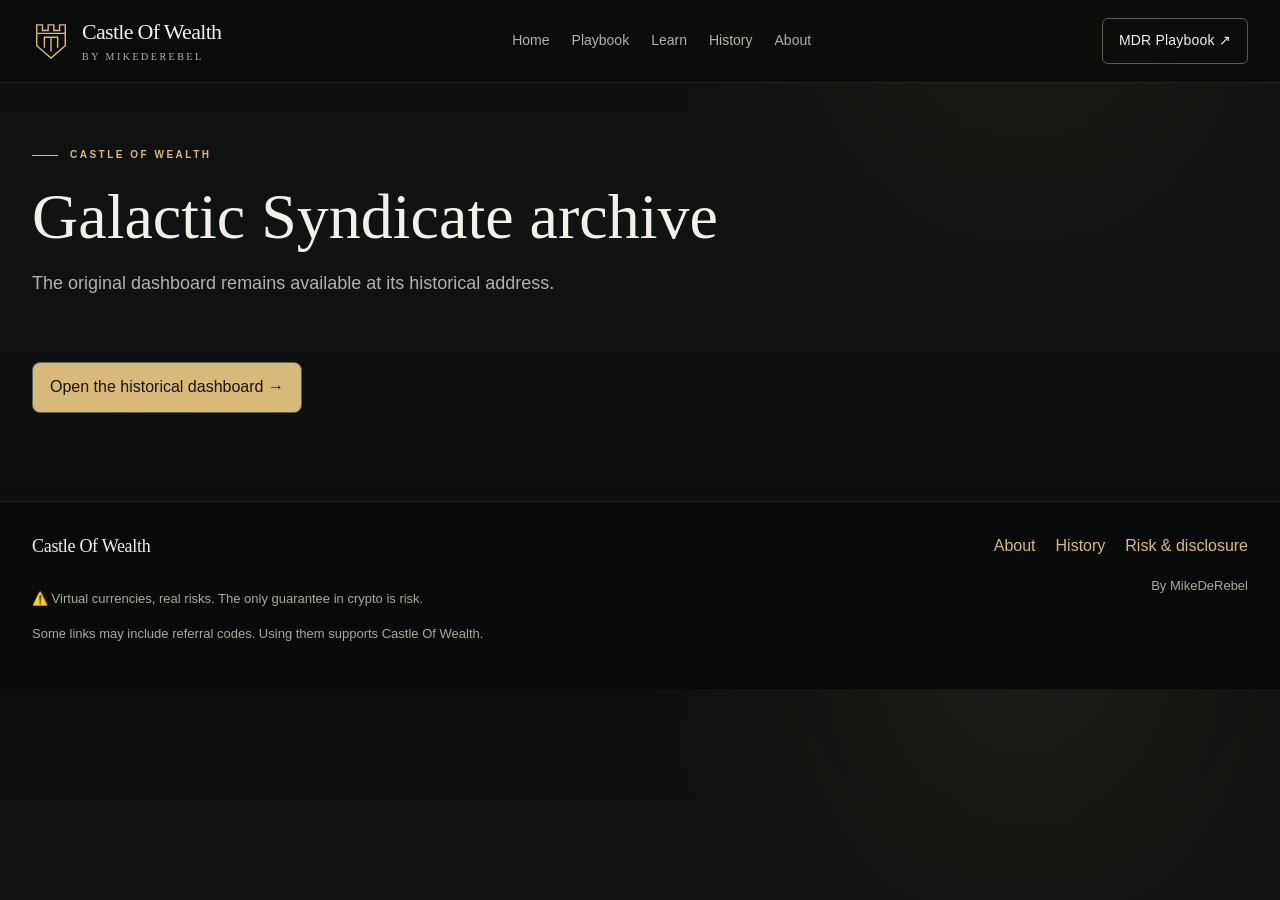
<file: galactic-syndicate.html>
<!doctype html>
<html lang="en">
<head>
<meta charset="utf-8">
<meta name="viewport" content="width=device-width,initial-scale=1">
<meta name="theme-color" content="#101311">
<meta name="description" content="The original dashboard remains available at its historical address.">
<title>Galactic Syndicate archive | Castle Of Wealth</title>
<link rel="stylesheet" href="assets/css/style.css">
</head>
<body>
<a class="skip" href="#main">Skip to content</a>
<header>
<div class="wrap nav">
<a class="brand" href="index.html" aria-label="Castle Of Wealth home">
<svg class="brand-mark" viewBox="0 0 40 44" aria-hidden="true">
<path d="M5 5h6v6h6V5h6v6h6V5h6v22L20 40 5 27Z"/>
<path d="M13 29V18h14v11M20 18v15M5 14h30"/>
</svg>
<span class="brand-name">Castle Of Wealth<span class="brand-by">by MikeDeRebel</span>
</span>
</a>
<nav aria-label="Main navigation">
<ul class="navlinks">
<li>
<a href="index.html">Home</a>
</li>
<li>
<a href="links.html">Playbook</a>
</li>
<li>
<a href="guides.html">Learn</a>
</li>
<li>
<a href="archive.html">History</a>
</li>
<li>
<a href="about.html">About</a>
</li>
</ul>
</nav>
<details class="mobile-menu">
<summary aria-label="Open navigation">☰</summary>
<nav class="mobile-panel" aria-label="Mobile navigation">
<a href="index.html">Home</a>
<a href="links.html">Playbook</a>
<a href="guides.html">Learn</a>
<a href="archive.html">History</a>
<a href="about.html">About</a>
</nav>
</details>
<a class="nav-cta" href="links.html">MDR Playbook ↗</a>
</div>
</header>
<main id="main" class="wrap">
<section class="page-intro">
<div class="eyebrow">Castle Of Wealth</div>
<h1>Galactic Syndicate archive</h1>
<p>The original dashboard remains available at its historical address.</p>
</section>
<div class="page-content">
<p>
<a class="button primary" href="galactic_syndicate.html">Open the historical dashboard →</a>
</p>
</div>
</main>
<footer>
<div class="wrap">
<div class="footer-top">
<div class="footer-name">Castle Of Wealth</div>
<div class="footer-links">
<a href="about.html">About</a>
<a href="archive.html">History</a>
<a href="disclaimer.html">Risk &amp; disclosure</a>
</div>
</div>
<div class="footer-bottom">
<div>
<p>⚠️ Virtual currencies, real risks. The only guarantee in crypto is risk.</p>
<p>Some links may include referral codes. Using them supports Castle Of Wealth.</p>
</div>
<div>By MikeDeRebel</div>
</div>
</div>
</footer>
</body>
</html>
</file>
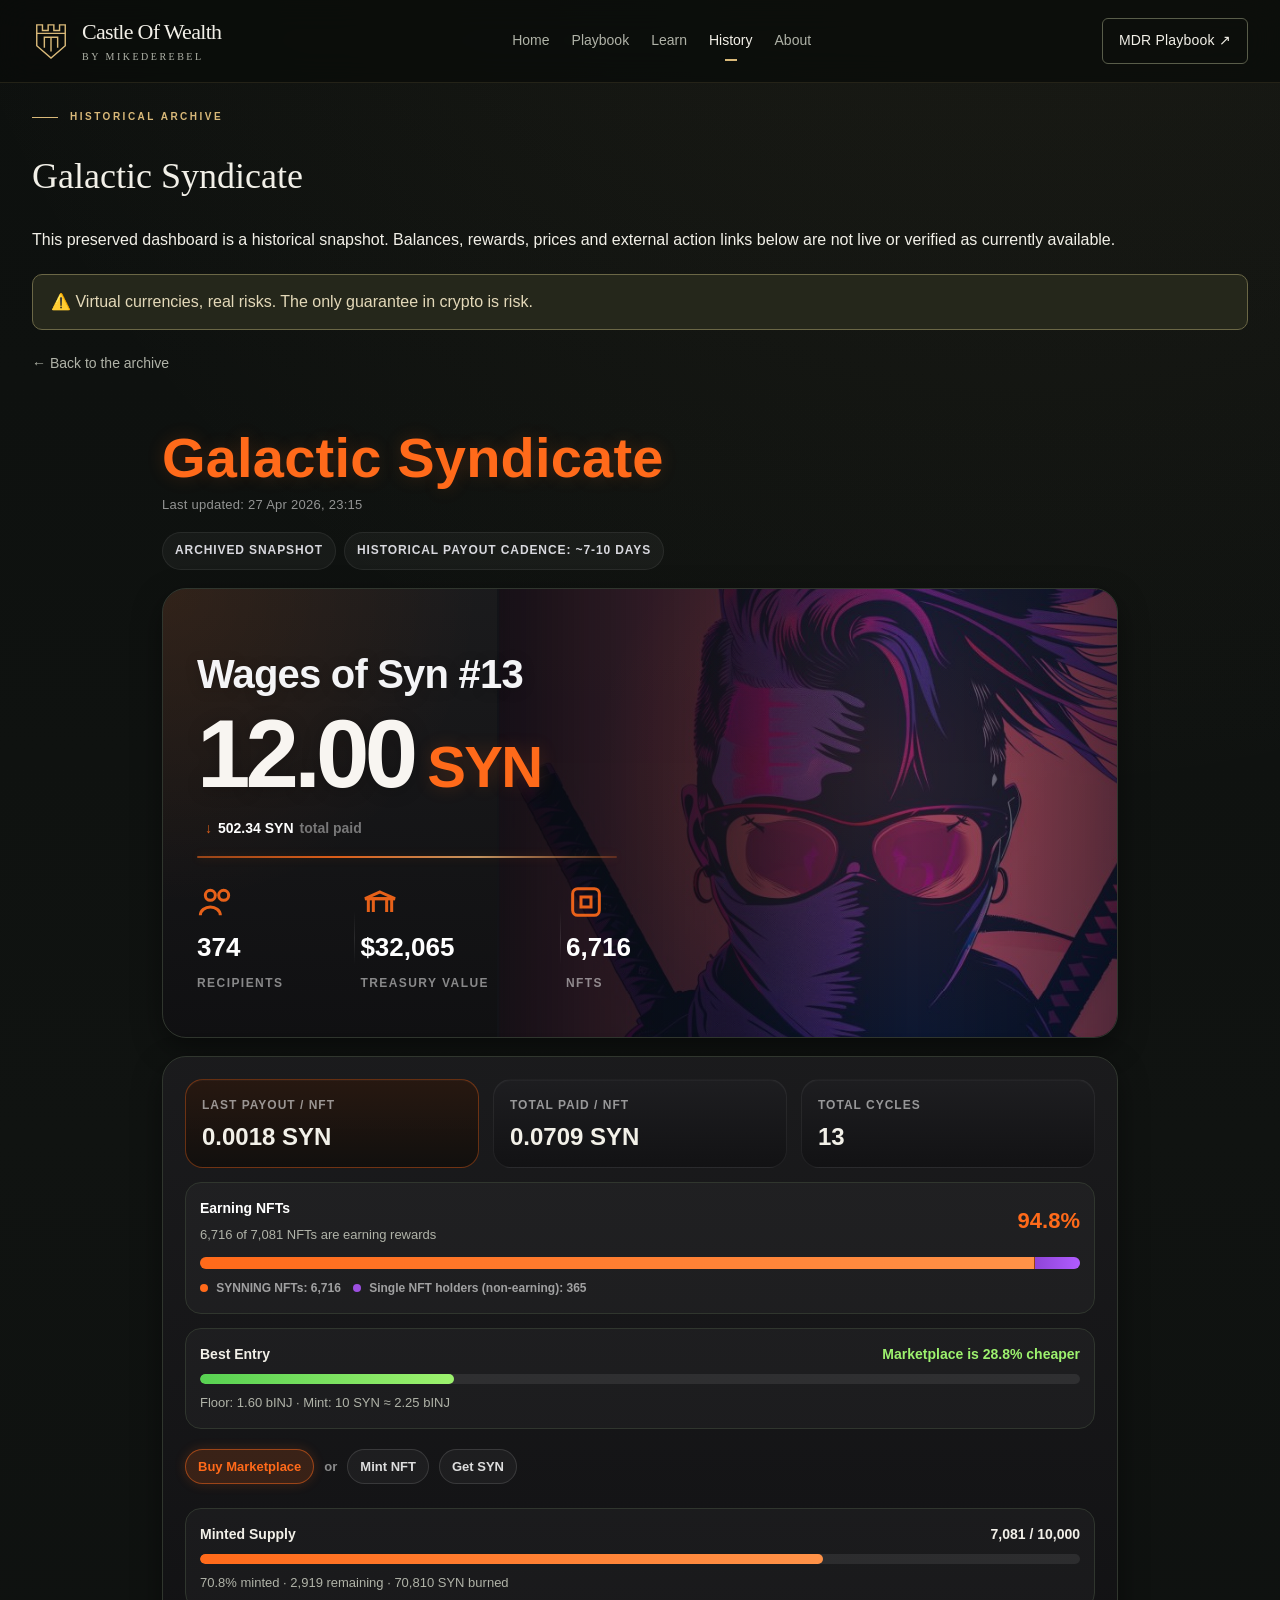
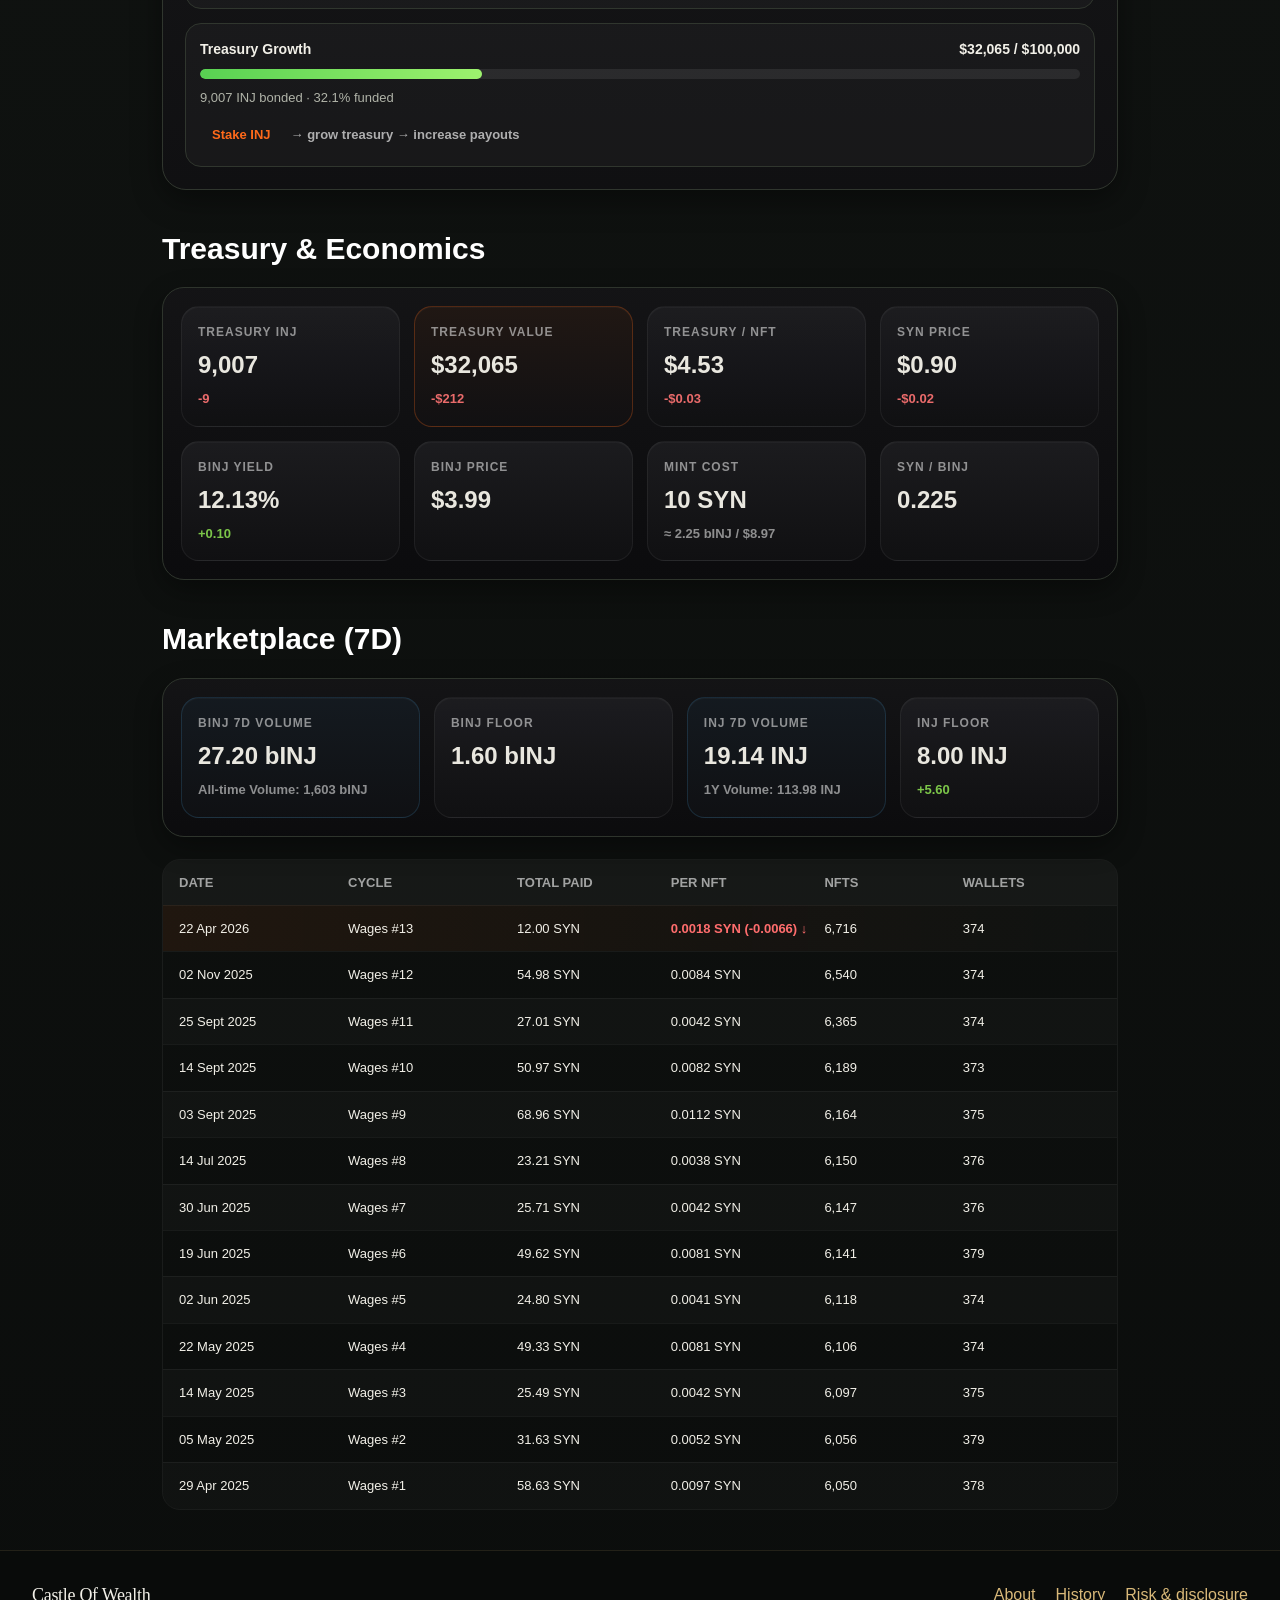
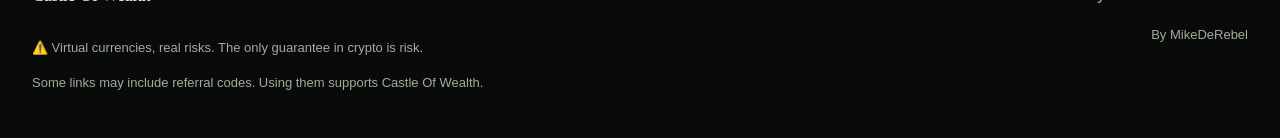
<file: galactic_syndicate.html>
<!doctype html>
<html>
<head>
<meta name="viewport" content="width=device-width, initial-scale=1.0">
  <meta charset="utf-8" />
  <title>Galactic Syndicate</title>
  <style>
    .cta-row {
      display: flex;
      align-items: center;
      gap: 10px;
      flex-wrap: wrap;
      margin: 6px 0 10px;
    }

    .cta-btn {
      padding: 6px 12px;
      border-radius: 999px;
      font-size: 13px;
      font-weight: 800;
      text-decoration: none;
      transition: all 0.15s ease;
    }

    .cta-btn.primary {
      background: rgba(255,106,26,0.16);
      border: 1px solid rgba(255,106,26,0.5);
      color: var(--orange);
      box-shadow: 0 0 12px rgba(255,106,26,0.18);
    }

    .cta-btn.secondary {
      background: rgba(255,255,255,0.04);
      border: 1px solid rgba(255,255,255,0.12);
      color: rgba(255,255,255,0.85);
    }

    .cta-btn:hover { transform: translateY(-1px); }

    .cta-arrow,
    .cta-or {
      color: rgba(255,255,255,0.5);
      font-size: 13px;
      font-weight: 800;
    }

    .treasury-cta {
      margin-top: 10px;
      display: flex;
      flex-wrap: wrap;
      gap: 8px;
      font-size: 13px;
      font-weight: 700;
      color: rgba(255,255,255,0.65);
      align-items: center;
    }

    .treasury-cta a {
      color: var(--orange);
      text-decoration: none;
      font-weight: 800;
    }

    .distribution-block {
      background: rgba(255,255,255,0.03);
      border: 1px solid var(--line);
      border-radius: 16px;
      padding: 14px;
    }

    .distribution-head {
      display: flex;
      justify-content: space-between;
      gap: 16px;
      align-items: center;
      margin-bottom: 12px;
    }

    .distribution-title {
      font-size: 14px;
      font-weight: 800;
      color: #ffffff;
    }

    .distribution-subtitle {
      margin-top: 4px;
      font-size: 13px;
      color: var(--muted);
    }

    .distribution-value {
      font-size: 22px;
      font-weight: 900;
      color: var(--orange);
    }

    .stacked-bar {
      display: flex;
      width: 100%;
      height: 12px;
      border-radius: 999px;
      overflow: hidden;
      background: rgba(255,255,255,0.08);
    }

    .stacked-synning {
      background: linear-gradient(90deg, #ff6a1a, #ff9248);
      border-right: 1px solid rgba(0,0,0,0.4);
    }

    .stacked-single { background: linear-gradient(90deg, #8f45d8, #b15cff); }

    .distribution-legend {
      display: flex;
      flex-wrap: wrap;
      gap: 12px;
      margin-top: 10px;
      font-size: 12px;
      color: rgba(255,255,255,0.58);
      font-weight: 700;
    }

    .dot {
      display: inline-block;
      width: 8px;
      height: 8px;
      border-radius: 999px;
      margin-right: 5px;
    }

    .dot.orange { background: var(--orange); }
    .dot.purple { background: #9c4fe0; }

    :root {
      --bg: #090909;
      --line: rgba(255,255,255,0.08);
      --text: #f3f3f3;
      --muted: #a5a5ab;
      --orange: #ff6a1a;
      --green: #87d84f;
      --red: #ff6d6d;
      --blue: #53b8ff;
      --shadow: 0 10px 30px rgba(0,0,0,0.4);
    }

    * { box-sizing: border-box; }

    body {
      font-family: Arial, sans-serif;
      margin: 0;
      color: var(--text);
      background:
        radial-gradient(circle at top center, rgba(255,106,26,0.08), transparent 30%),
        radial-gradient(circle at bottom left, rgba(83,184,255,0.06), transparent 28%),
        linear-gradient(180deg, #101012 0%, #080809 100%);
      min-height: 100vh;
    }

    .shell {
      max-width: 1000px;
      margin: 0 auto;
      padding: 28px 22px 40px;
    }

    .main-title {
      margin: 0 0 8px 0;
      font-size: 56px;
      font-weight: 800;
      line-height: 1;
      letter-spacing: 0.2px;
      color: var(--orange);
      text-shadow: 0 0 18px rgba(255,106,26,0.18);
    }

    .timestamp {
      color: rgba(255,255,255,0.55);
      font-size: 13px;
      margin: 0 0 16px;
      letter-spacing: 0.02em;
    }

    .chip-row {
      display: flex;
      flex-wrap: wrap;
      gap: 8px;
      margin: 0 0 18px;
    }

    .chip {
      display: inline-flex;
      align-items: center;
      gap: 8px;
      padding: 8px 12px;
      border-radius: 999px;
      background: rgba(255,255,255,0.04);
      border: 1px solid rgba(255,255,255,0.07);
      color: #d8d8de;
      font-size: 12px;
      font-weight: 800;
      letter-spacing: 0.9px;
      text-transform: uppercase;
    }

    .chip.live {
      color: #fdf4ef;
      border-color: rgba(255,106,26,0.30);
      background: rgba(255,106,26,0.10);
      position: relative;
    }

    .chip.live::before {
      content: "";
      width: 7px;
      height: 7px;
      border-radius: 999px;
      background: #00ff88;
      box-shadow: 0 0 10px rgba(0,255,136,0.7);
      animation: pulse 1.5s infinite;
    }

    @keyframes pulse {
      0%, 100% { transform: scale(1); opacity: 1; }
      50% { transform: scale(1.35); opacity: 0.65; }
    }

    .legacy-hero {
      display: grid;
      grid-template-columns: 1fr;
      gap: 18px;
      margin-bottom: 30px;
    }

    .hero-panel,
    .hero-banner {
      position: relative;
      border: 1px solid var(--line);
      border-radius: 24px;
      box-shadow: var(--shadow);
      overflow: hidden;
      background: linear-gradient(180deg, rgba(27,27,29,0.96), rgba(16,16,18,0.96));
    }

    .hero-panel { padding: 22px; }
    .hero-banner { min-height: 450px; }

    .hero-banner.samurai::before {
      content: "";
      position: absolute;
      top: 0;
      right: -10%;
      bottom: 0;
      width: 75%;
      background:
        linear-gradient(
          to right,
          rgba(8,10,14,0.94) 0%,
          rgba(8,10,14,0.76) 34%,
          rgba(8,10,14,0.36) 58%,
          rgba(8,10,14,0.80) 100%
        ),
        url('./samurai.jpg') center center / cover no-repeat;
      opacity: 0.92;
      pointer-events: none;
      z-index: 0;
    }

    .hero-banner.samurai::after {
      content: "";
      position: absolute;
      inset: 0;
      background:
        radial-gradient(circle at 76% 40%, rgba(255,106,26,0.12), transparent 38%),
        radial-gradient(circle at top left, rgba(255,106,0,0.10), transparent 30%);
      pointer-events: none;
      z-index: 0;
    }

    .hero-banner-inner,
    .progress-panel {
      position: relative;
      z-index: 1;
    }

    .hero-banner-inner {
      padding: 34px;
      height: 100%;
      display: flex;
      flex-direction: column;
      justify-content: center;
      transform: translateY(12px);
    }

    .hero-banner-title {
      font-size: 40px;
      font-weight: 800;
      line-height: 0.96;
      letter-spacing: -0.02em;
      color: #f4f4f6;
      margin-bottom: 18px;
      text-shadow: 0 2px 14px rgba(0,0,0,0.22);
    }

    .hero-banner-paid {
      display: flex;
      align-items: baseline;
      gap: 14px;
      margin-bottom: 22px;
      line-height: 0.9;
      flex-wrap: wrap;
    }

    .hero-banner-paid-number {
      font-size: 96px;
      font-weight: 900;
      color: #f8f5f1;
      letter-spacing: -0.05em;
      text-shadow: 0 3px 18px rgba(0,0,0,0.24);
    }

    .hero-banner-paid-asset {
      font-size: 58px;
      font-weight: 900;
      color: var(--orange);
      letter-spacing: -0.03em;
      text-shadow: 0 0 18px rgba(255,106,26,0.20);
    }

    .hero-banner-lifetime {
      flex-basis: 100%;
      margin-top: 10px;
      margin-left: 8px;
      display: flex;
      align-items: center;
      gap: 6px;
      font-size: 14px;
      font-weight: 700;
    }

    .lifetime-arrow { color: var(--orange); opacity: 0.85; }
    .hero-banner-lifetime strong { color: #ffffff; }

    .lifetime-label {
      color: rgba(255,255,255,0.42);
      font-weight: 600;
    }

    .hero-banner-divider {
      width: 100%;
      max-width: 420px;
      height: 2px;
      margin: 0 0 24px;
      background: linear-gradient(to right, rgba(255,106,26,0.55), rgba(255,106,26,0.85), rgba(255,190,120,0.75), rgba(255,106,26,0.25));
      box-shadow: 0 0 10px rgba(255,106,26,0.20);
      border-radius: 999px;
    }

    .hero-banner-stats {
      display: grid;
      grid-template-columns: auto 1px auto 1px auto;
      align-items: center;
      gap: 5px;
      width: 100%;
      max-width: 500px;
    }

    .hero-banner-stat {
      min-width: 0;
      display: flex;
      flex-direction: column;
      gap: 6px;
    }

    .hero-banner-stat-value {
      font-size: 26px;
      font-weight: 800;
      color: #ffffff;
      line-height: 1;
      margin-bottom: 8px;
    }

    .hero-banner-stat-icon {
      color: var(--orange);
      opacity: 0.9;
      margin-bottom: 6px;
    }

    .hero-banner-stat-icon svg {
      display: block;
      width: 40px;
      height: 40px;
    }

    .hero-banner-stat-label {
      font-size: 12px;
      font-weight: 600;
      letter-spacing: 0.12em;
      text-transform: uppercase;
      color: rgba(255,255,255,0.5);
    }

    .hero-banner-stat-sep {
      width: 1px;
      height: 54px;
      background: linear-gradient(to bottom, rgba(255,255,255,0.00), rgba(255,255,255,0.10), rgba(255,255,255,0.00));
    }

    .wages-story {
      display: flex;
      flex-direction: column;
      gap: 14px;
    }

    .wages-grid {
      display: grid;
      grid-template-columns: repeat(auto-fit, minmax(210px, 1fr));
      gap: 14px;
    }

    .wages-grid .legacy-card:first-child {
      border-color: rgba(255,106,26,0.35);
      background: linear-gradient(180deg, rgba(40,24,16,0.95), rgba(18,16,14,0.98));
    }

    .progress-panel { display: grid; gap: 14px; }

    .progress-item {
      background: rgba(255,255,255,0.03);
      border: 1px solid var(--line);
      border-radius: 16px;
      padding: 14px;
    }

    .progress-head {
      display: flex;
      justify-content: space-between;
      gap: 12px;
      font-size: 14px;
      font-weight: 700;
      margin-bottom: 8px;
    }

    .progress-bar {
      width: 100%;
      height: 10px;
      border-radius: 999px;
      background: rgba(255,255,255,0.08);
      overflow: hidden;
    }

    .progress-fill {
      height: 100%;
      width: var(--target);
      border-radius: 999px;
      transform-origin: left center;
    }

    .progress-fill.orange { background: linear-gradient(90deg, #ff6a1a, #ff9248); }
    .progress-fill.blue { background: linear-gradient(90deg, #2e8cff, #56c0ff); }
    .progress-fill.green { background: linear-gradient(90deg, #58d152, #9df26e); }
    .progress-fill.red { background: linear-gradient(90deg, #ff5f6d, #ff8a80); }

    .progress-fill.anim { animation: growBar 1.2s ease-out both; }

    @keyframes growBar {
      from { transform: scaleX(0); }
      to { transform: scaleX(1); }
    }

    .progress-sub {
      margin-top: 8px;
      color: var(--muted);
      font-size: 13px;
    }

    .mint-vs-floor-value { font-weight: 800; }
    .mint-vs-floor-value.red { color: #ff8a80; }
    .mint-vs-floor-value.green { color: #9df26e; }
    .mint-vs-floor-value.orange { color: #ffb366; }

    .section-title {
      font-size: 30px;
      font-weight: 800;
      margin: 34px 0 14px;
      color: #fff;
    }

    .panel {
      background: linear-gradient(180deg, rgba(21,21,23,0.94), rgba(12,12,14,0.96));
      border: 1px solid var(--line);
      border-radius: 22px;
      padding: 18px;
      box-shadow: var(--shadow);
      margin-bottom: 22px;
    }

    .panel.secondary { opacity: 0.96; }

    .legacy-grid {
      display: grid;
      grid-template-columns: repeat(auto-fit, minmax(210px, 1fr));
      gap: 14px;
    }

    .market-grid {
      display: grid;
      grid-template-columns: 1.2fr 1.2fr 1fr 1fr;
      gap: 14px;
    }

    .legacy-card {
      background: linear-gradient(180deg, rgba(30,30,33,0.95), rgba(18,18,20,0.95));
      border: 1px solid rgba(255,255,255,0.06);
      border-radius: 18px;
      padding: 16px;
      box-shadow: inset 0 1px 0 rgba(255,255,255,0.03);
      transition: transform 0.15s ease, border-color 0.15s ease, box-shadow 0.15s ease;
    }

    .legacy-card:hover {
      transform: translateY(-2px);
      border-color: rgba(255,255,255,0.12);
      box-shadow: 0 10px 25px rgba(0,0,0,0.4);
    }

    .legacy-card.accent {
      border-color: rgba(255,106,26,0.28);
      background: linear-gradient(180deg, rgba(34,25,21,0.98), rgba(19,18,20,0.96));
    }

    .legacy-card.primary-market {
      border-color: rgba(83,184,255,0.16);
      background: linear-gradient(180deg, rgba(22,28,34,0.96), rgba(17,18,21,0.96));
    }

    .card-label {
      margin: 0 0 9px 0;
      color: rgba(255,255,255,0.55);
      font-size: 12px;
      text-transform: uppercase;
      font-weight: 800;
      letter-spacing: 1px;
    }

    .card-value {
      font-size: 24px;
      font-weight: 800;
      line-height: 1.1;
    }

    .delta {
      margin-top: 10px;
      font-size: 13px;
      font-weight: 800;
      opacity: 0.95;
    }

    .delta.up { color: var(--green); }
    .delta.down { color: #ff7474; }

    .market-sub {
      margin-top: 10px;
      font-size: 13px;
      font-weight: 800;
      color: rgba(255,255,255,0.55);
    }

    .history-table {
      border-radius: 18px;
      overflow: hidden;
      border: 1px solid rgba(255,255,255,0.06);
    }

    .history-header,
    .history-row {
      display: grid;
      grid-template-columns: 1.1fr 1.1fr 1fr 1fr 0.9fr 0.9fr;
      padding: 12px 16px;
      font-size: 13px;
      align-items: center;
    }

    .history-header {
      background: rgba(255,255,255,0.04);
      text-transform: uppercase;
      font-weight: 700;
      color: rgba(255,255,255,0.6);
    }

    .history-row { border-top: 1px solid rgba(255,255,255,0.05); }
    .history-row:nth-child(even) { background: rgba(255,255,255,0.02); }
    .history-row.latest { background: linear-gradient(90deg, rgba(255,106,26,0.08), rgba(255,255,255,0.01)); }
    .history-row .up { color: var(--green); font-weight: 700; }
    .history-row .down { color: #ff6d6d; font-weight: 700; }

    a { color: #7fc8ff; text-decoration: none; }

    @media (max-width: 1200px) {
      .market-grid { grid-template-columns: repeat(2, 1fr); }
    }

    @media (max-width: 1100px) {
      .main-title { font-size: 42px; }
    }

    @media (max-width: 700px) {
      .market-grid { grid-template-columns: 1fr; }
      .hero-banner-inner { padding: 24px 22px; transform: none; }
      .hero-banner-title { font-size: 32px; }
      .hero-banner-paid { gap: 10px; }
      .hero-banner-paid-number { font-size: 64px; }
      .hero-banner-paid-asset { font-size: 42px; }
      .hero-banner-lifetime { font-size: 13px; }
      .hero-banner-stats { grid-template-columns: 1fr; gap: 14px; }
      .hero-banner-stat-sep { display: none; }
      .hero-banner-stat-icon svg { width: 28px; height: 28px; }
    }
  </style>
<link rel="stylesheet" href="assets/css/style.css">
<style>body{display:block;padding:0}.dashboard,.dashboard-container{max-width:100%}.cow-history{width:min(1240px,calc(100% - 32px));margin:auto} .history-table{overflow-x:auto}.cow-history .history-row{min-width:620px}</style>
</head>
<body>
<a class="skip" href="#main">Skip to content</a>
<header>
<div class="wrap nav">
<a class="brand" href="index.html" aria-label="Castle Of Wealth home">
<svg class="brand-mark" viewBox="0 0 40 44" aria-hidden="true">
<path d="M5 5h6v6h6V5h6v6h6V5h6v22L20 40 5 27Z"/>
<path d="M13 29V18h14v11M20 18v15M5 14h30"/>
</svg>
<span class="brand-name">Castle Of Wealth<span class="brand-by">by MikeDeRebel</span>
</span>
</a>
<nav aria-label="Main navigation">
<ul class="navlinks">
<li>
<a href="index.html">Home</a>
</li>
<li>
<a href="links.html">Playbook</a>
</li>
<li>
<a href="guides.html">Learn</a>
</li>
<li>
<a href="archive.html" aria-current="page">History</a>
</li>
<li>
<a href="about.html">About</a>
</li>
</ul>
</nav>
<details class="mobile-menu">
<summary aria-label="Open navigation">☰</summary>
<nav class="mobile-panel" aria-label="Mobile navigation">
<a href="index.html">Home</a>
<a href="links.html">Playbook</a>
<a href="guides.html">Learn</a>
<a href="archive.html" aria-current="page">History</a>
<a href="about.html">About</a>
</nav>
</details>
<a class="nav-cta" href="links.html">MDR Playbook ↗</a>
</div>
</header>
<main id="main">
<section class="wrap syndicate-context">
<div class="eyebrow">Historical archive</div>
<h1>Galactic Syndicate</h1>
<p>This preserved dashboard is a historical snapshot. Balances, rewards, prices and external action links below are not live or verified as currently available.</p>
<aside class="risk-note">⚠️ Virtual currencies, real risks. The only guarantee in crypto is risk.</aside>
<a class="textlink" href="archive.html">← Back to the archive</a>
</section>
<div class="cow-history">
  <div class="shell">
    <h1 class="main-title">Galactic Syndicate</h1>
    <div class="timestamp">Last updated: 27 Apr 2026, 23:15</div>

    <div class="chip-row">

  <div class="chip">ARCHIVED SNAPSHOT</div>

  <div class="chip ">Historical payout cadence: ~7-10 days</div>

    </div>

    <div class="legacy-hero">
      <div class="hero-banner samurai">
        <div class="hero-banner-inner">
          <div class="hero-banner-title">Wages of Syn #13</div>

          <div class="hero-banner-paid">
            <span class="hero-banner-paid-number">12.00</span>
            <span class="hero-banner-paid-asset">SYN</span>

            <div class="hero-banner-lifetime">
              <span class="lifetime-arrow">↓</span>
              <strong>502.34 SYN</strong>
              <span class="lifetime-label">total paid</span>
            </div>
          </div>

          <div class="hero-banner-divider">
</div>

          <div class="hero-banner-stats">
            <div class="hero-banner-stat">
              <div class="hero-banner-stat-icon">
                <svg viewBox="0 0 24 24" fill="none" stroke="currentColor" stroke-width="1.8">
                  <circle cx="8" cy="8" r="3"/>
                  <circle cx="16" cy="8" r="3"/>
                  <path d="M2 20c0-3 3-5 6-5s6 2 6 5"/>
                </svg>
              </div>
              <div class="hero-banner-stat-value">374</div>
              <div class="hero-banner-stat-label">Recipients</div>
            </div>

            <div class="hero-banner-stat-sep">
</div>

            <div class="hero-banner-stat">
              <div class="hero-banner-stat-icon">
                <svg viewBox="0 0 24 24" fill="none" stroke="currentColor" stroke-width="1.8">
                  <path d="M3 10h18"/>
                  <path d="M5 10v8M19 10v8"/>
                  <path d="M8 10v8M16 10v8"/>
                  <path d="M12 6l9 4H3l9-4z"/>
                </svg>
              </div>
              <div class="hero-banner-stat-value">$32,065</div>
              <div class="hero-banner-stat-label">Treasury Value</div>
            </div>

            <div class="hero-banner-stat-sep">
</div>

            <div class="hero-banner-stat">
              <div class="hero-banner-stat-icon">
                <svg viewBox="0 0 24 24" fill="none" stroke="currentColor" stroke-width="1.8">
                  <rect x="4" y="4" width="16" height="16" rx="3"/>
                  <path d="M9 9h6v6H9z"/>
                </svg>
              </div>
              <div class="hero-banner-stat-value">6,716</div>
              <div class="hero-banner-stat-label">NFTs</div>
            </div>
          </div>
        </div>
      </div>

      <div class="hero-panel">
        <div class="wages-story">
          <div class="wages-grid">
            <div class="legacy-card">
              <div class="card-label">Last Payout / NFT</div>
              <div class="card-value">0.0018 SYN</div>
            </div>

            <div class="legacy-card">
              <div class="card-label">Total Paid / NFT</div>
              <div class="card-value">0.0709 SYN</div>
            </div>

            <div class="legacy-card">
              <div class="card-label">Total Cycles</div>
              <div class="card-value">13</div>
            </div>
          </div>



  <div class="distribution-block">
    <div class="distribution-head">
      <div>
        <div class="distribution-title">Earning NFTs</div>
        <div class="distribution-subtitle">
          6,716 of 7,081 NFTs are earning rewards
        </div>
      </div>
      <div class="distribution-value">94.8%</div>
    </div>

    <div class="stacked-bar">
      <div class="stacked-synning" style="width:94.84536082474226%">
</div>
      <div class="stacked-single" style="width:5.154639175257742%">
</div>
    </div>

    <div class="distribution-legend">
      <span>
<b class="dot orange">
</b> SYNNING NFTs: 6,716</span>
      <span>
<b class="dot purple">
</b> Single NFT holders (non-earning): 365</span>
    </div>
  </div>

  <div class="progress-panel">

    <div class="progress-item best-entry-block">
      <div class="progress-head">
        <span>Best Entry</span>
        <span class="mint-vs-floor-value green">Marketplace is 28.8% cheaper</span>
      </div>
      <div class="progress-bar">
        <div class="progress-fill green" style="--target:28.822456514969524%">
</div>
      </div>
      <div class="progress-sub">
        Floor: 1.60 bINJ · Mint: 10 SYN ≈ 2.25 bINJ
      </div>
    </div>


  <div class="cta-row">

    <a class="cta-btn primary" href="https://app.backbonelabs.io/nfts/marketplace/collections/inj1jq4k20s97zy6d66x9mp2xxrftwhkynz64tjegj" target="_blank" rel="noopener noreferrer">Buy Marketplace</a>
    <span class="cta-or">or</span>
    <a class="cta-btn secondary" href="https://app.backbonelabs.io/nfts/launchpad/galactic-syndicate" target="_blank" rel="noopener noreferrer">Mint NFT</a>
    <a class="cta-btn secondary" href="https://skeletonswap.backbonelabs.io/injective/swap?from=bINJ&to=SYN" target="_blank" rel="noopener noreferrer">Get SYN</a>

  </div>


  <div class="progress-item">
    <div class="progress-head">
      <span>Minted Supply</span>
      <span>7,081 / 10,000</span>
    </div>
    <div class="progress-bar">
      <div class="progress-fill orange anim" style="--target:70.81%">
</div>
    </div>
    <div class="progress-sub">
      70.8% minted · 2,919 remaining · 70,810 SYN burned
    </div>
  </div>


  <div class="progress-item treasury-growth-block">
    <div class="progress-head">
      <span>Treasury Growth</span>
      <span>$32,065 / $100,000</span>
    </div>
    <div class="progress-bar">
      <div class="progress-fill green anim" style="--target:32.06492%">
</div>
    </div>
    <div class="progress-sub">
      9,007 INJ bonded · 32.1% funded
    </div>
    <div class="treasury-cta">
      <a class="cta-btn" href="https://app.backbonelabs.io/liquid-staking/gravedigger/injective-1" target="_blank" rel="noopener noreferrer">Stake INJ</a>
      <span>→ grow treasury → increase payouts</span>
    </div>
  </div>

  </div>

        </div>
      </div>
    </div>

    <div class="section-title">Treasury & Economics</div>
    <div class="panel secondary">
      <div class="legacy-grid">

  <div class="legacy-card ">
    <div class="card-label">Treasury INJ</div>
    <div class="card-value">9,007</div>
    <div class="delta down">-9</div>
  </div>

  <div class="legacy-card accent">
    <div class="card-label">Treasury Value</div>
    <div class="card-value">$32,065</div>
    <div class="delta down">-$212</div>
  </div>

  <div class="legacy-card ">
    <div class="card-label">Treasury / NFT</div>
    <div class="card-value">$4.53</div>
    <div class="delta down">-$0.03</div>
  </div>

  <div class="legacy-card ">
    <div class="card-label">SYN Price</div>
    <div class="card-value">$0.90</div>
    <div class="delta down">-$0.02</div>
  </div>

  <div class="legacy-card ">
    <div class="card-label">bINJ Yield</div>
    <div class="card-value">12.13%</div>
    <div class="delta up">+0.10</div>
  </div>

  <div class="legacy-card ">
    <div class="card-label">bINJ Price</div>
    <div class="card-value">$3.99</div>

  </div>

  <div class="legacy-card ">
    <div class="card-label">Mint Cost</div>
    <div class="card-value">10 SYN</div>
    <div class="market-sub">≈ 2.25 bINJ / $8.97</div>
  </div>

  <div class="legacy-card ">
    <div class="card-label">SYN / bINJ</div>
    <div class="card-value">0.225</div>

  </div>

      </div>
    </div>

    <div class="section-title">Marketplace (7D)</div>
    <div class="panel secondary">
      <div class="market-grid">

  <div class="legacy-card primary-market">
    <div class="card-label">bINJ 7D Volume</div>
    <div class="card-value">27.20 bINJ</div>
    <div class="market-sub">All-time Volume: 1,603 bINJ</div>
  </div>

  <div class="legacy-card ">
    <div class="card-label">bINJ Floor</div>
    <div class="card-value">1.60 bINJ</div>

  </div>

  <div class="legacy-card primary-market">
    <div class="card-label">INJ 7D Volume</div>
    <div class="card-value">19.14 INJ</div>
    <div class="market-sub">1Y Volume: 113.98 INJ</div>
  </div>

  <div class="legacy-card ">
    <div class="card-label">INJ Floor</div>
    <div class="card-value">8.00 INJ</div>
    <div class="delta up">+5.60</div>
  </div>

      </div>
    </div>

    <div class="history-table">
      <div class="history-header">
        <div>Date</div>
        <div>Cycle</div>
        <div>Total Paid</div>
        <div>Per NFT</div>
        <div>NFTs</div>
        <div>Wallets</div>
      </div>

      <div class="history-row latest">
        <div>22 Apr 2026</div>
        <div>Wages #13</div>
        <div>12.00 SYN</div>
        <div class="down">0.0018 SYN (-0.0066) ↓</div>
        <div>6,716</div>
        <div>374</div>
      </div>

      <div class="history-row ">
        <div>02 Nov 2025</div>
        <div>Wages #12</div>
        <div>54.98 SYN</div>
        <div class="">0.0084 SYN</div>
        <div>6,540</div>
        <div>374</div>
      </div>

      <div class="history-row ">
        <div>25 Sept 2025</div>
        <div>Wages #11</div>
        <div>27.01 SYN</div>
        <div class="">0.0042 SYN</div>
        <div>6,365</div>
        <div>374</div>
      </div>

      <div class="history-row ">
        <div>14 Sept 2025</div>
        <div>Wages #10</div>
        <div>50.97 SYN</div>
        <div class="">0.0082 SYN</div>
        <div>6,189</div>
        <div>373</div>
      </div>

      <div class="history-row ">
        <div>03 Sept 2025</div>
        <div>Wages #9</div>
        <div>68.96 SYN</div>
        <div class="">0.0112 SYN</div>
        <div>6,164</div>
        <div>375</div>
      </div>

      <div class="history-row ">
        <div>14 Jul 2025</div>
        <div>Wages #8</div>
        <div>23.21 SYN</div>
        <div class="">0.0038 SYN</div>
        <div>6,150</div>
        <div>376</div>
      </div>

      <div class="history-row ">
        <div>30 Jun 2025</div>
        <div>Wages #7</div>
        <div>25.71 SYN</div>
        <div class="">0.0042 SYN</div>
        <div>6,147</div>
        <div>376</div>
      </div>

      <div class="history-row ">
        <div>19 Jun 2025</div>
        <div>Wages #6</div>
        <div>49.62 SYN</div>
        <div class="">0.0081 SYN</div>
        <div>6,141</div>
        <div>379</div>
      </div>

      <div class="history-row ">
        <div>02 Jun 2025</div>
        <div>Wages #5</div>
        <div>24.80 SYN</div>
        <div class="">0.0041 SYN</div>
        <div>6,118</div>
        <div>374</div>
      </div>

      <div class="history-row ">
        <div>22 May 2025</div>
        <div>Wages #4</div>
        <div>49.33 SYN</div>
        <div class="">0.0081 SYN</div>
        <div>6,106</div>
        <div>374</div>
      </div>

      <div class="history-row ">
        <div>14 May 2025</div>
        <div>Wages #3</div>
        <div>25.49 SYN</div>
        <div class="">0.0042 SYN</div>
        <div>6,097</div>
        <div>375</div>
      </div>

      <div class="history-row ">
        <div>05 May 2025</div>
        <div>Wages #2</div>
        <div>31.63 SYN</div>
        <div class="">0.0052 SYN</div>
        <div>6,056</div>
        <div>379</div>
      </div>

      <div class="history-row ">
        <div>29 Apr 2025</div>
        <div>Wages #1</div>
        <div>58.63 SYN</div>
        <div class="">0.0097 SYN</div>
        <div>6,050</div>
        <div>378</div>
      </div>

    </div>
  </div>
</div>
</main>
<footer>
<div class="wrap">
<div class="footer-top">
<div class="footer-name">Castle Of Wealth</div>
<div class="footer-links">
<a href="about.html">About</a>
<a href="archive.html">History</a>
<a href="disclaimer.html">Risk &amp; disclosure</a>
</div>
</div>
<div class="footer-bottom">
<div>
<p>⚠️ Virtual currencies, real risks. The only guarantee in crypto is risk.</p>
<p>Some links may include referral codes. Using them supports Castle Of Wealth.</p>
</div>
<div>By MikeDeRebel</div>
</div>
</div>
</footer>
</body>
</html>
</file>
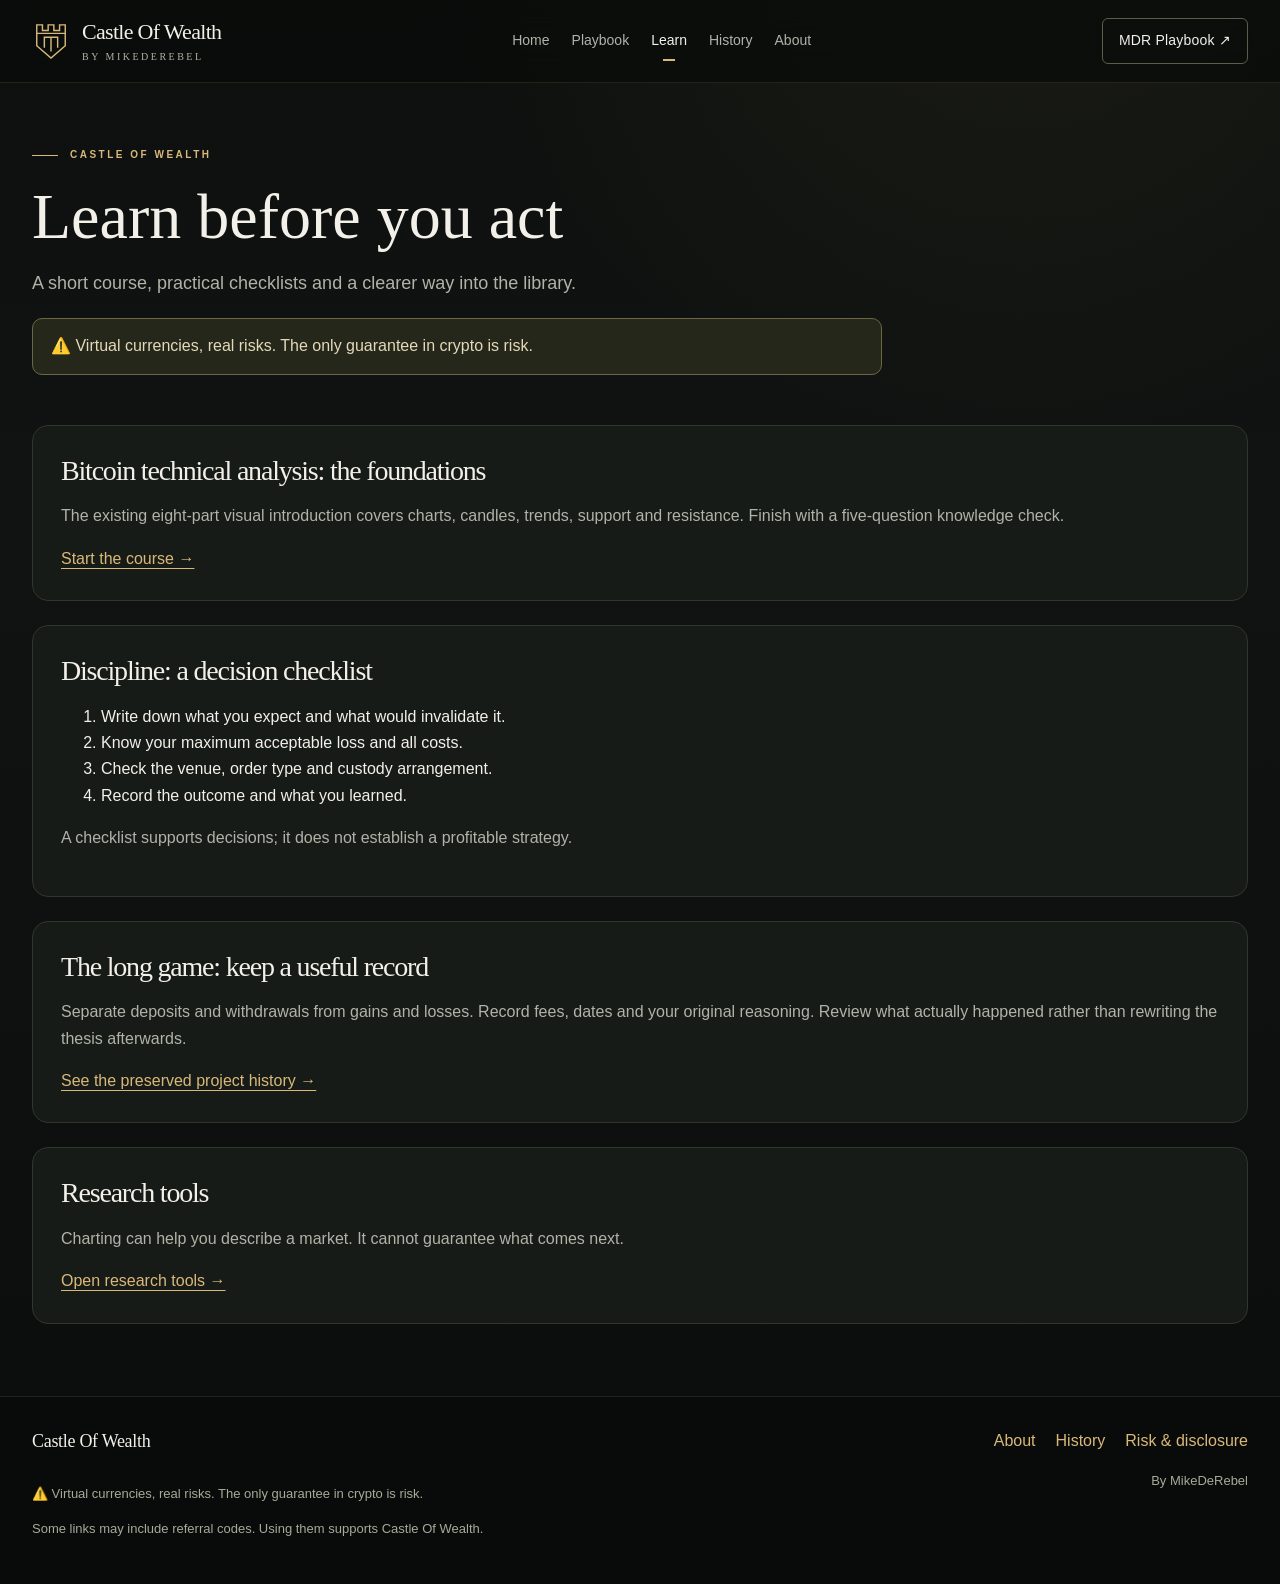
<file: guides.html>
<!doctype html>
<html lang="en">
<head>
<meta charset="utf-8">
<meta name="viewport" content="width=device-width,initial-scale=1">
<meta name="theme-color" content="#101311">
<meta name="description" content="A short course, practical checklists and a clearer way into the library.">
<title>Learn before you act | Castle Of Wealth</title>
<link rel="stylesheet" href="assets/css/style.css">
</head>
<body>
<a class="skip" href="#main">Skip to content</a>
<header>
<div class="wrap nav">
<a class="brand" href="index.html" aria-label="Castle Of Wealth home">
<svg class="brand-mark" viewBox="0 0 40 44" aria-hidden="true">
<path d="M5 5h6v6h6V5h6v6h6V5h6v22L20 40 5 27Z"/>
<path d="M13 29V18h14v11M20 18v15M5 14h30"/>
</svg>
<span class="brand-name">Castle Of Wealth<span class="brand-by">by MikeDeRebel</span>
</span>
</a>
<nav aria-label="Main navigation">
<ul class="navlinks">
<li>
<a href="index.html">Home</a>
</li>
<li>
<a href="links.html">Playbook</a>
</li>
<li>
<a href="guides.html" aria-current="page">Learn</a>
</li>
<li>
<a href="archive.html">History</a>
</li>
<li>
<a href="about.html">About</a>
</li>
</ul>
</nav>
<details class="mobile-menu">
<summary aria-label="Open navigation">☰</summary>
<nav class="mobile-panel" aria-label="Mobile navigation">
<a href="index.html">Home</a>
<a href="links.html">Playbook</a>
<a href="guides.html" aria-current="page">Learn</a>
<a href="archive.html">History</a>
<a href="about.html">About</a>
</nav>
</details>
<a class="nav-cta" href="links.html">MDR Playbook ↗</a>
</div>
</header>
<main id="main" class="wrap">
<section class="page-intro">
<div class="eyebrow">Castle Of Wealth</div>
<h1>Learn before you act</h1>
<p>A short course, practical checklists and a clearer way into the library.</p>
<aside class="risk-note">⚠️ Virtual currencies, real risks. The only guarantee in crypto is risk.</aside>
</section>
<div class="page-content">
<div class="stack">
<article class="content-card">
<h2>Bitcoin technical analysis: the foundations</h2>
<p>The existing eight-part visual introduction covers charts, candles, trends, support and resistance. Finish with a five-question knowledge check.</p>
<a href="bitcoin-technical-analysis-course.html">Start the course →</a>
</article>
<article class="content-card" id="discipline">
<h2>Discipline: a decision checklist</h2>
<ol>
<li>Write down what you expect and what would invalidate it.</li>
<li>Know your maximum acceptable loss and all costs.</li>
<li>Check the venue, order type and custody arrangement.</li>
<li>Record the outcome and what you learned.</li>
</ol>
<p>A checklist supports decisions; it does not establish a profitable strategy.</p>
</article>
<article class="content-card" id="long-game">
<h2>The long game: keep a useful record</h2>
<p>Separate deposits and withdrawals from gains and losses. Record fees, dates and your original reasoning. Review what actually happened rather than rewriting the thesis afterwards.</p>
<a href="archive.html">See the preserved project history →</a>
</article>
<article class="content-card">
<h2>Research tools</h2>
<p>Charting can help you describe a market. It cannot guarantee what comes next.</p>
<a href="links.html?category=Tools#resource-library">Open research tools →</a>
</article>
</div>
</div>
</main>
<footer>
<div class="wrap">
<div class="footer-top">
<div class="footer-name">Castle Of Wealth</div>
<div class="footer-links">
<a href="about.html">About</a>
<a href="archive.html">History</a>
<a href="disclaimer.html">Risk &amp; disclosure</a>
</div>
</div>
<div class="footer-bottom">
<div>
<p>⚠️ Virtual currencies, real risks. The only guarantee in crypto is risk.</p>
<p>Some links may include referral codes. Using them supports Castle Of Wealth.</p>
</div>
<div>By MikeDeRebel</div>
</div>
</div>
</footer>
</body>
</html>
</file>
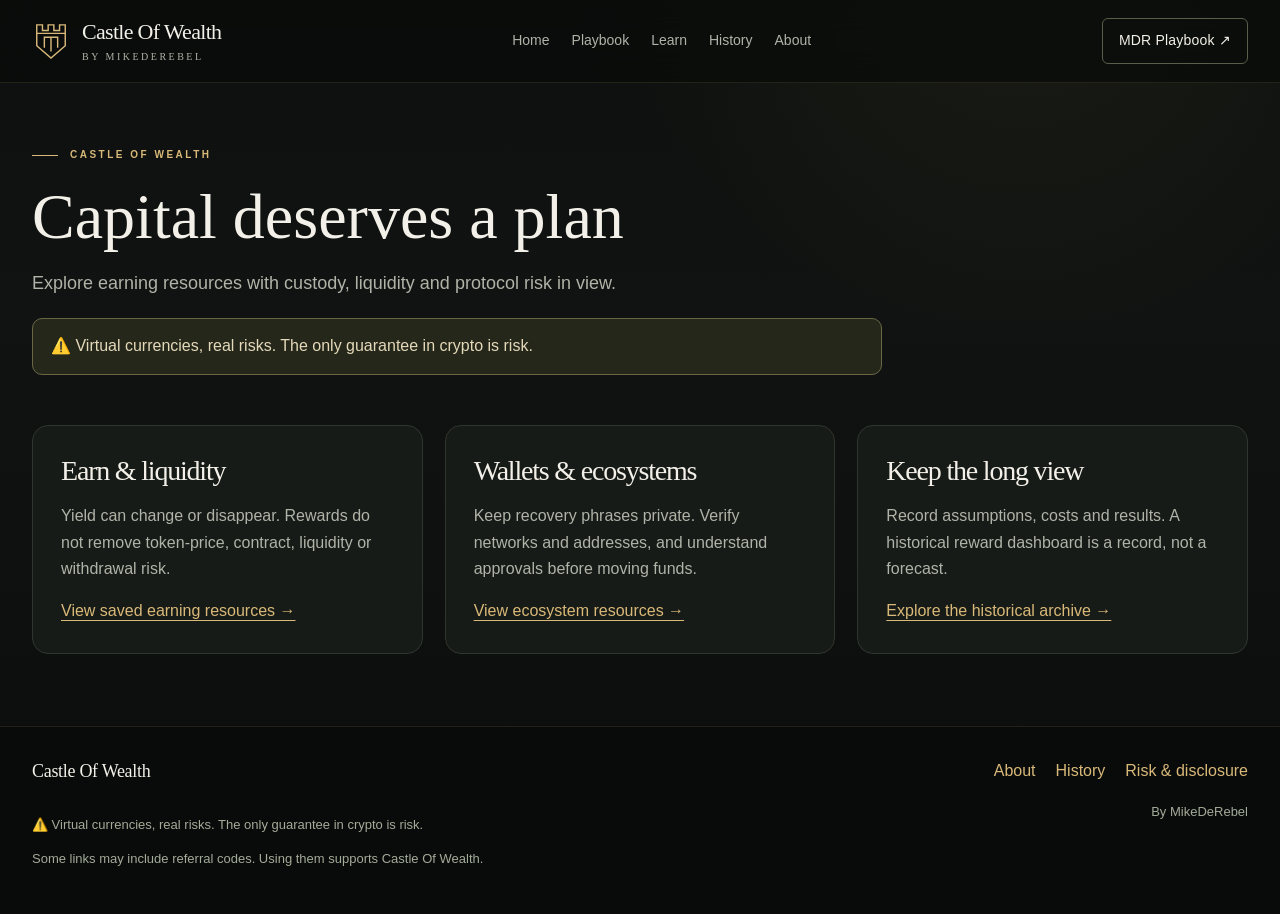
<file: invest.html>
<!doctype html>
<html lang="en">
<head>
<meta charset="utf-8">
<meta name="viewport" content="width=device-width,initial-scale=1">
<meta name="theme-color" content="#101311">
<meta name="description" content="Explore earning resources with custody, liquidity and protocol risk in view.">
<title>Capital deserves a plan | Castle Of Wealth</title>
<link rel="stylesheet" href="assets/css/style.css">
</head>
<body>
<a class="skip" href="#main">Skip to content</a>
<header>
<div class="wrap nav">
<a class="brand" href="index.html" aria-label="Castle Of Wealth home">
<svg class="brand-mark" viewBox="0 0 40 44" aria-hidden="true">
<path d="M5 5h6v6h6V5h6v6h6V5h6v22L20 40 5 27Z"/>
<path d="M13 29V18h14v11M20 18v15M5 14h30"/>
</svg>
<span class="brand-name">Castle Of Wealth<span class="brand-by">by MikeDeRebel</span>
</span>
</a>
<nav aria-label="Main navigation">
<ul class="navlinks">
<li>
<a href="index.html">Home</a>
</li>
<li>
<a href="links.html">Playbook</a>
</li>
<li>
<a href="guides.html">Learn</a>
</li>
<li>
<a href="archive.html">History</a>
</li>
<li>
<a href="about.html">About</a>
</li>
</ul>
</nav>
<details class="mobile-menu">
<summary aria-label="Open navigation">☰</summary>
<nav class="mobile-panel" aria-label="Mobile navigation">
<a href="index.html">Home</a>
<a href="links.html">Playbook</a>
<a href="guides.html">Learn</a>
<a href="archive.html">History</a>
<a href="about.html">About</a>
</nav>
</details>
<a class="nav-cta" href="links.html">MDR Playbook ↗</a>
</div>
</header>
<main id="main" class="wrap">
<section class="page-intro">
<div class="eyebrow">Castle Of Wealth</div>
<h1>Capital deserves a plan</h1>
<p>Explore earning resources with custody, liquidity and protocol risk in view.</p>
<aside class="risk-note">⚠️ Virtual currencies, real risks. The only guarantee in crypto is risk.</aside>
</section>
<div class="page-content">
<div class="grid">
<article class="content-card">
<h2>Earn & liquidity</h2>
<p>Yield can change or disappear. Rewards do not remove token-price, contract, liquidity or withdrawal risk.</p>
<a href="links.html?category=Earn#resource-library">View saved earning resources →</a>
</article>
<article class="content-card">
<h2>Wallets & ecosystems</h2>
<p>Keep recovery phrases private. Verify networks and addresses, and understand approvals before moving funds.</p>
<a href="links.html?category=Ecosystems#resource-library">View ecosystem resources →</a>
</article>
<article class="content-card">
<h2>Keep the long view</h2>
<p>Record assumptions, costs and results. A historical reward dashboard is a record, not a forecast.</p>
<a href="archive.html">Explore the historical archive →</a>
</article>
</div>
</div>
</main>
<footer>
<div class="wrap">
<div class="footer-top">
<div class="footer-name">Castle Of Wealth</div>
<div class="footer-links">
<a href="about.html">About</a>
<a href="archive.html">History</a>
<a href="disclaimer.html">Risk &amp; disclosure</a>
</div>
</div>
<div class="footer-bottom">
<div>
<p>⚠️ Virtual currencies, real risks. The only guarantee in crypto is risk.</p>
<p>Some links may include referral codes. Using them supports Castle Of Wealth.</p>
</div>
<div>By MikeDeRebel</div>
</div>
</div>
</footer>
</body>
</html>
</file>
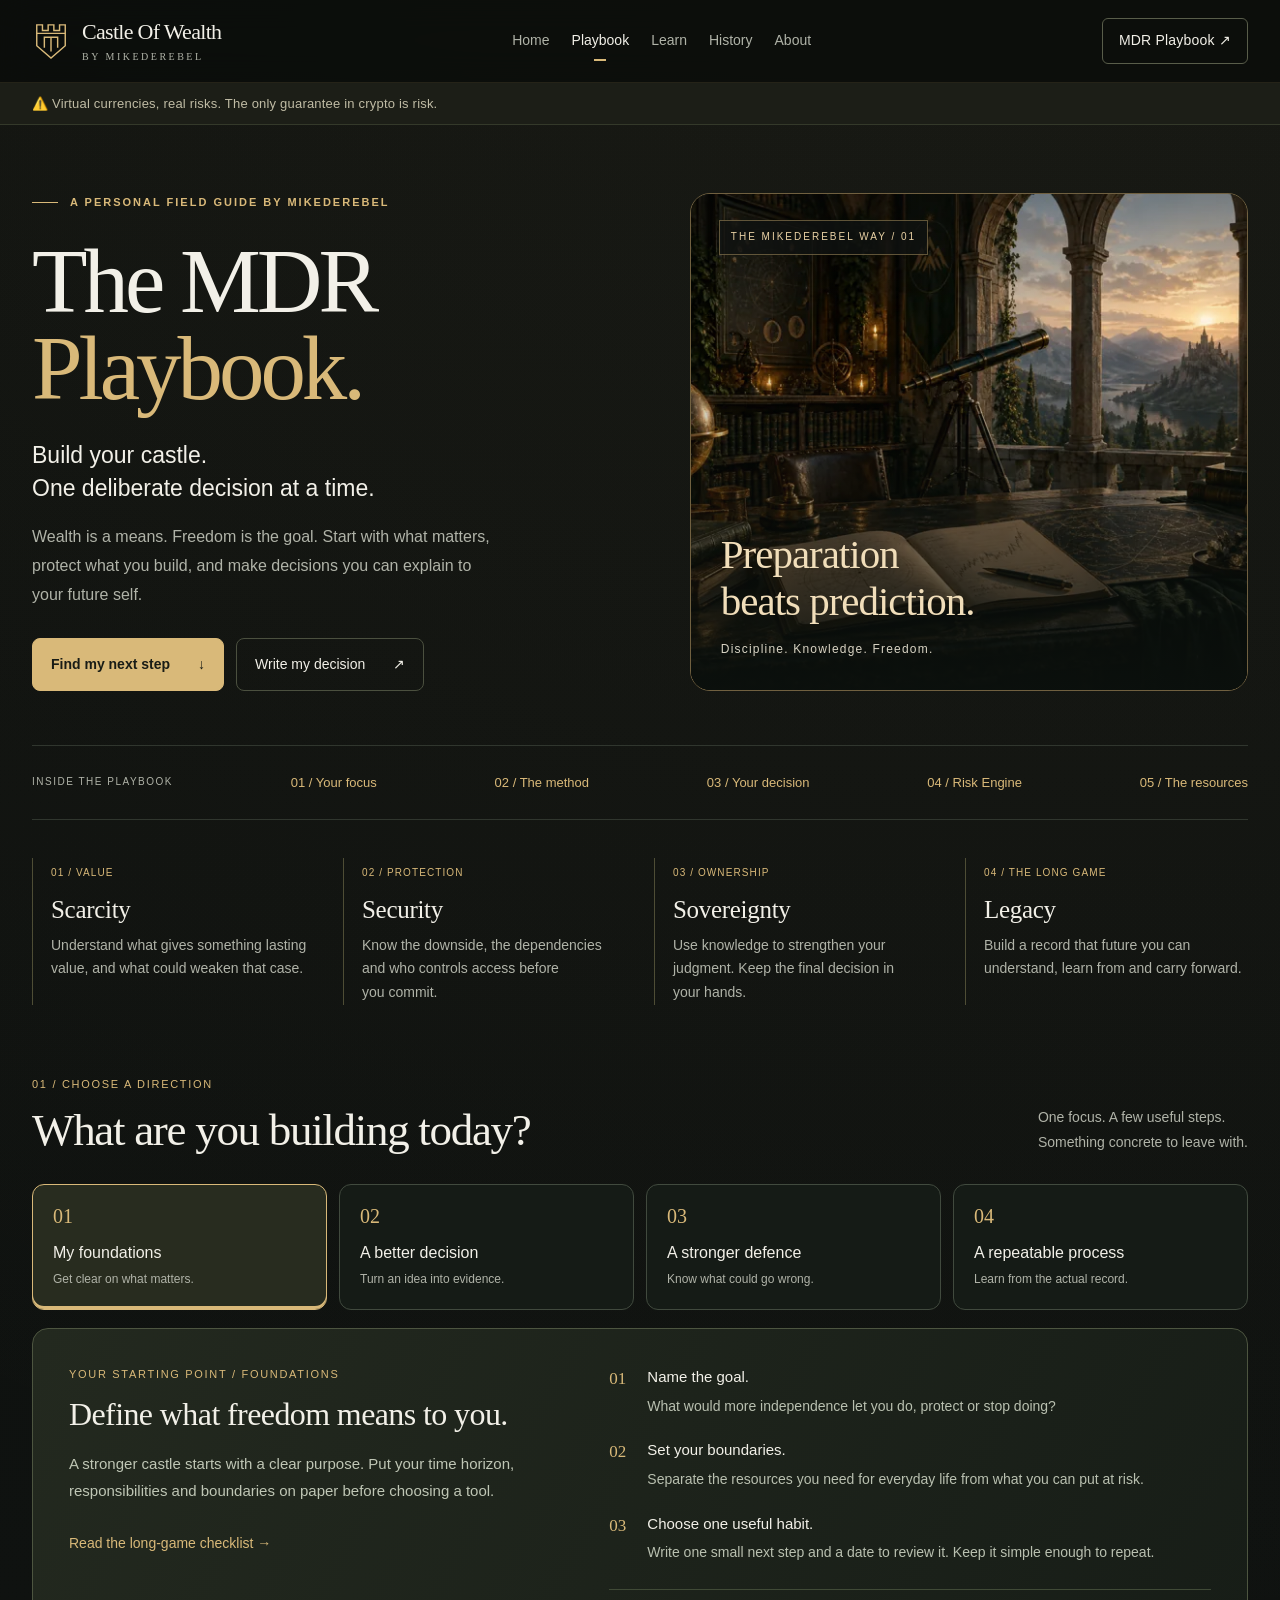
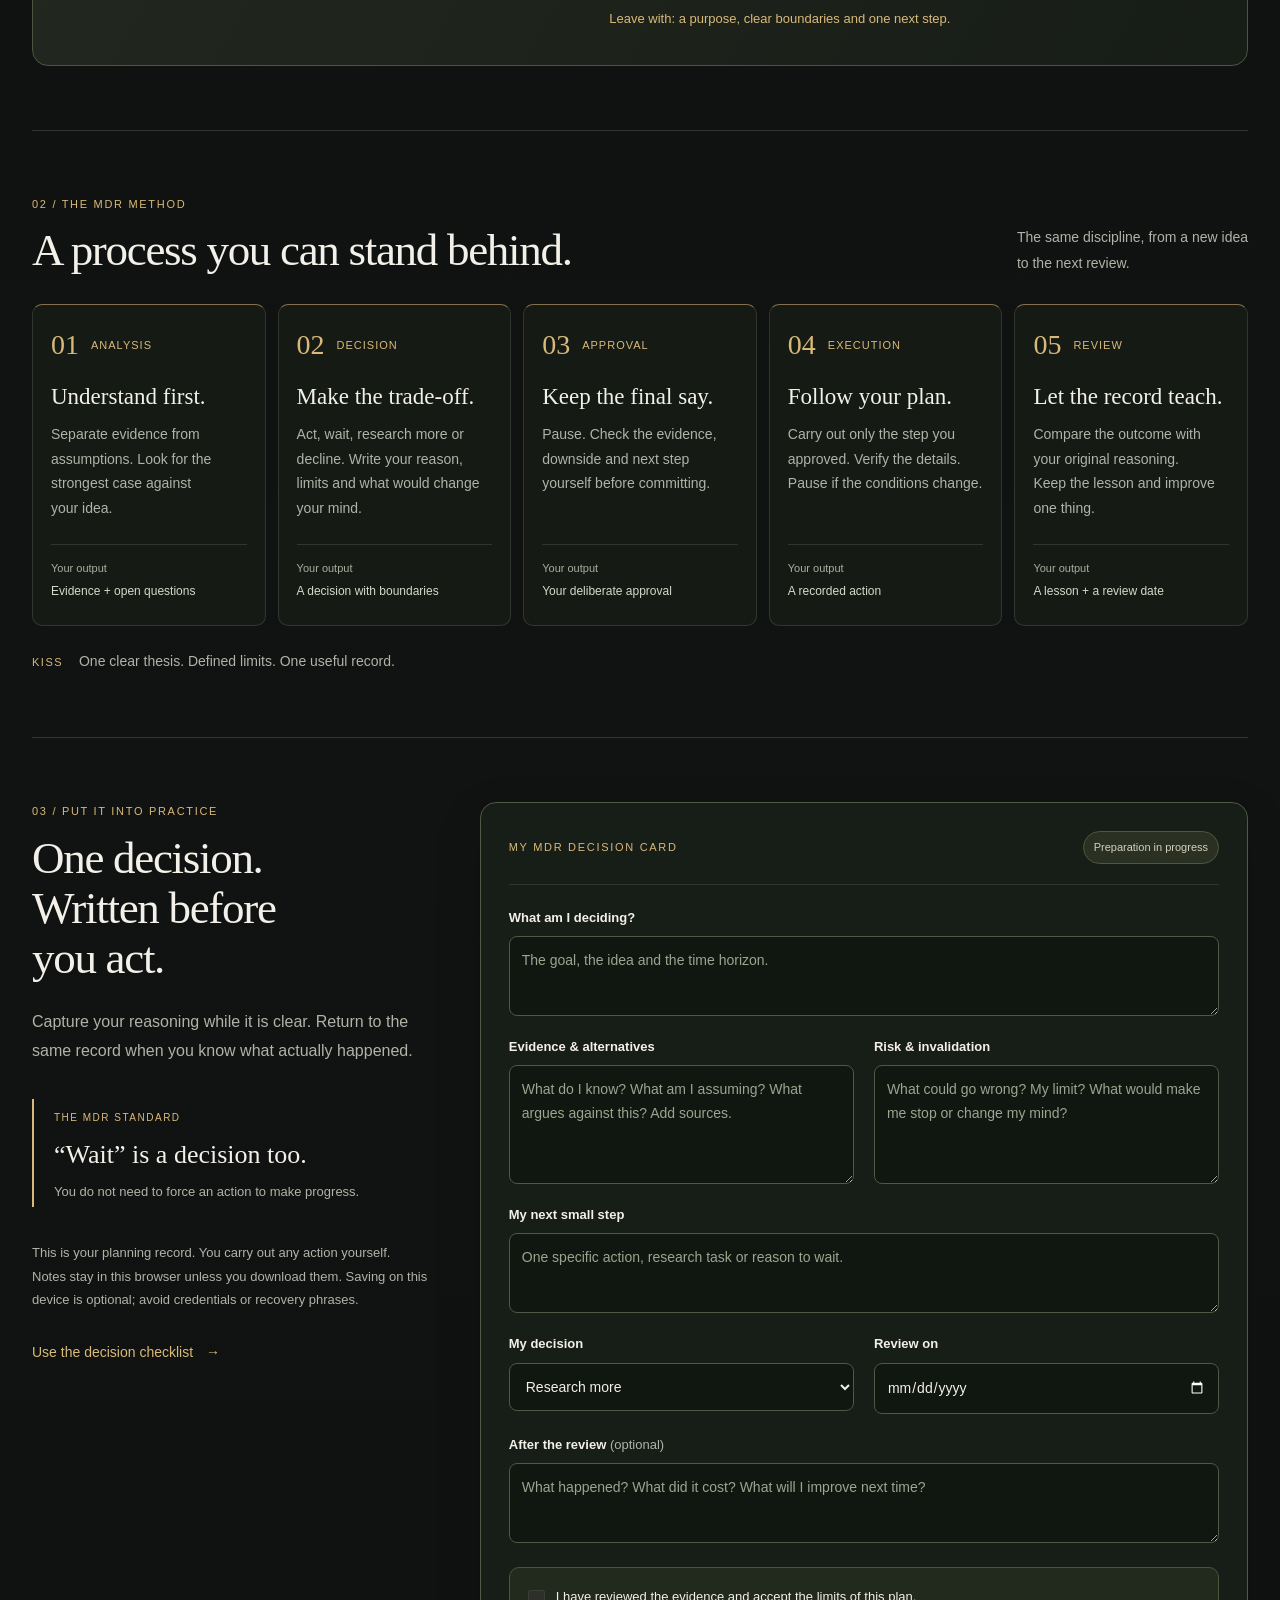
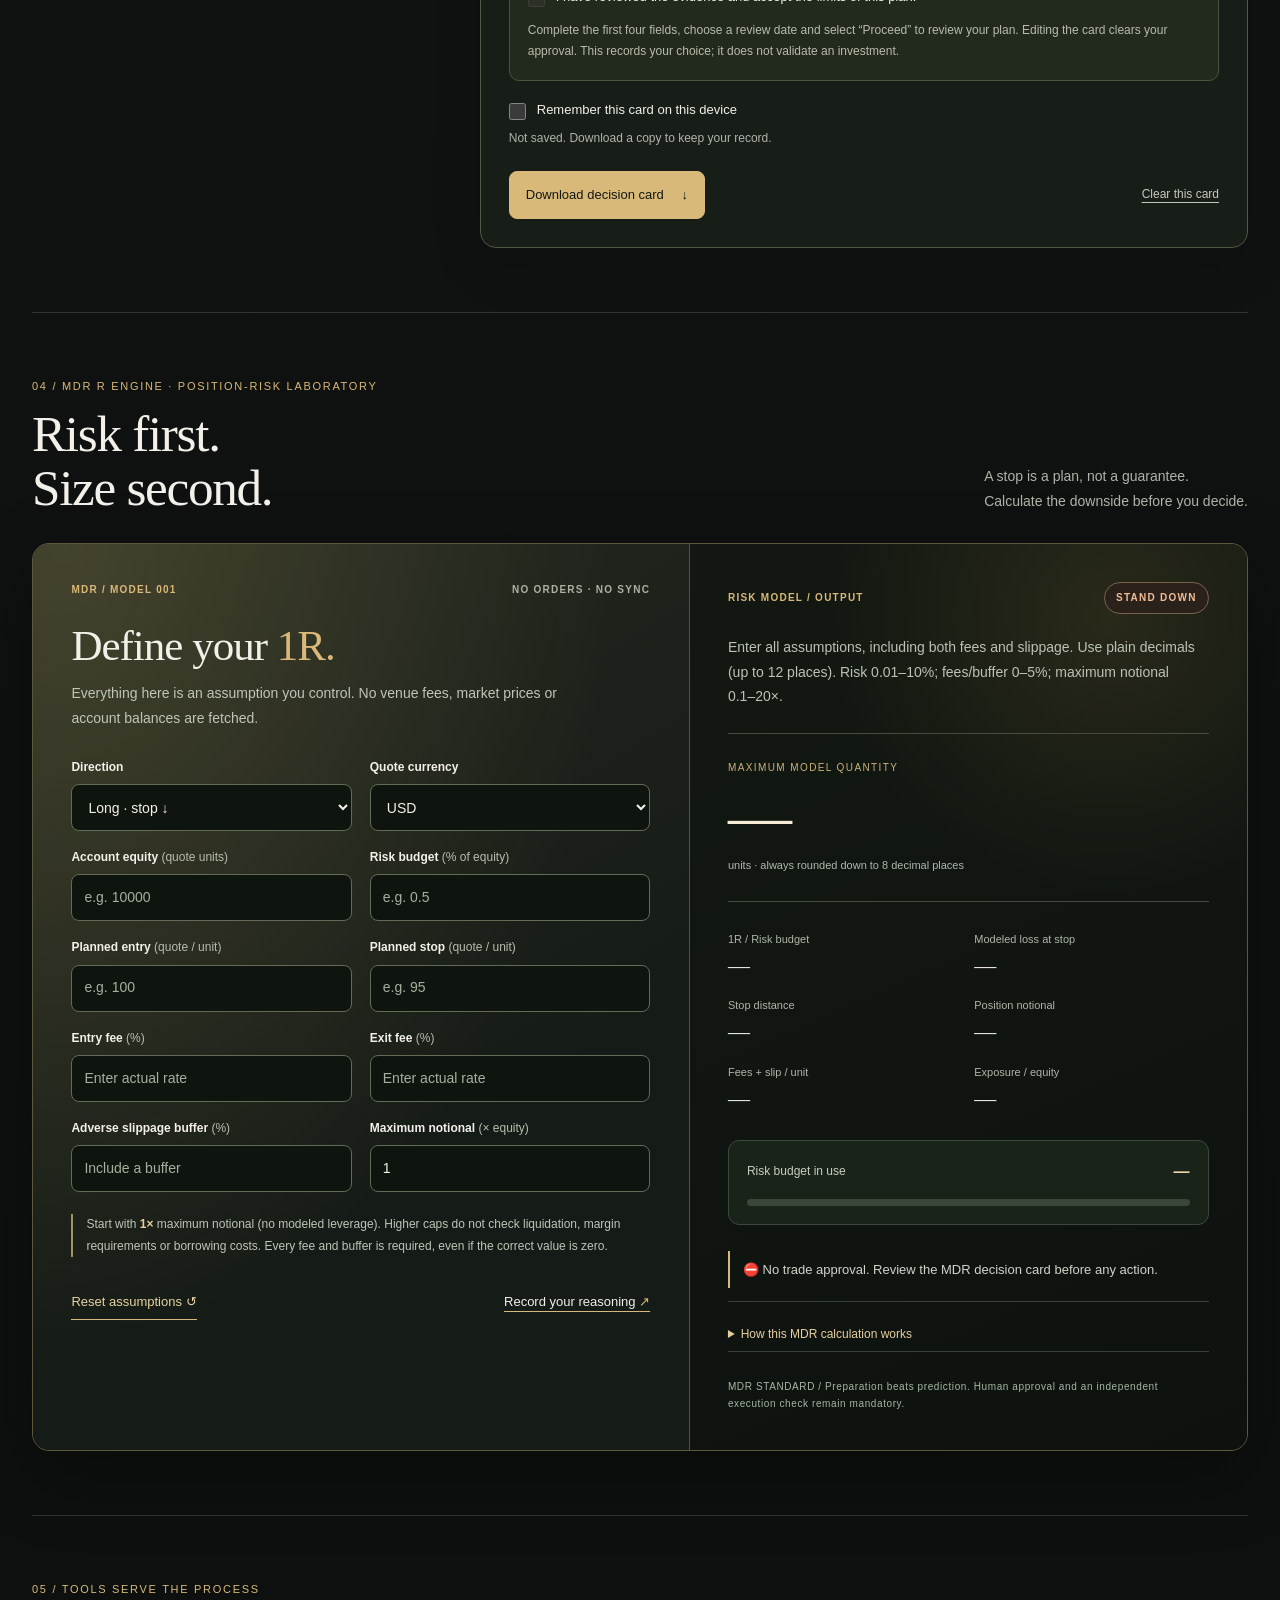
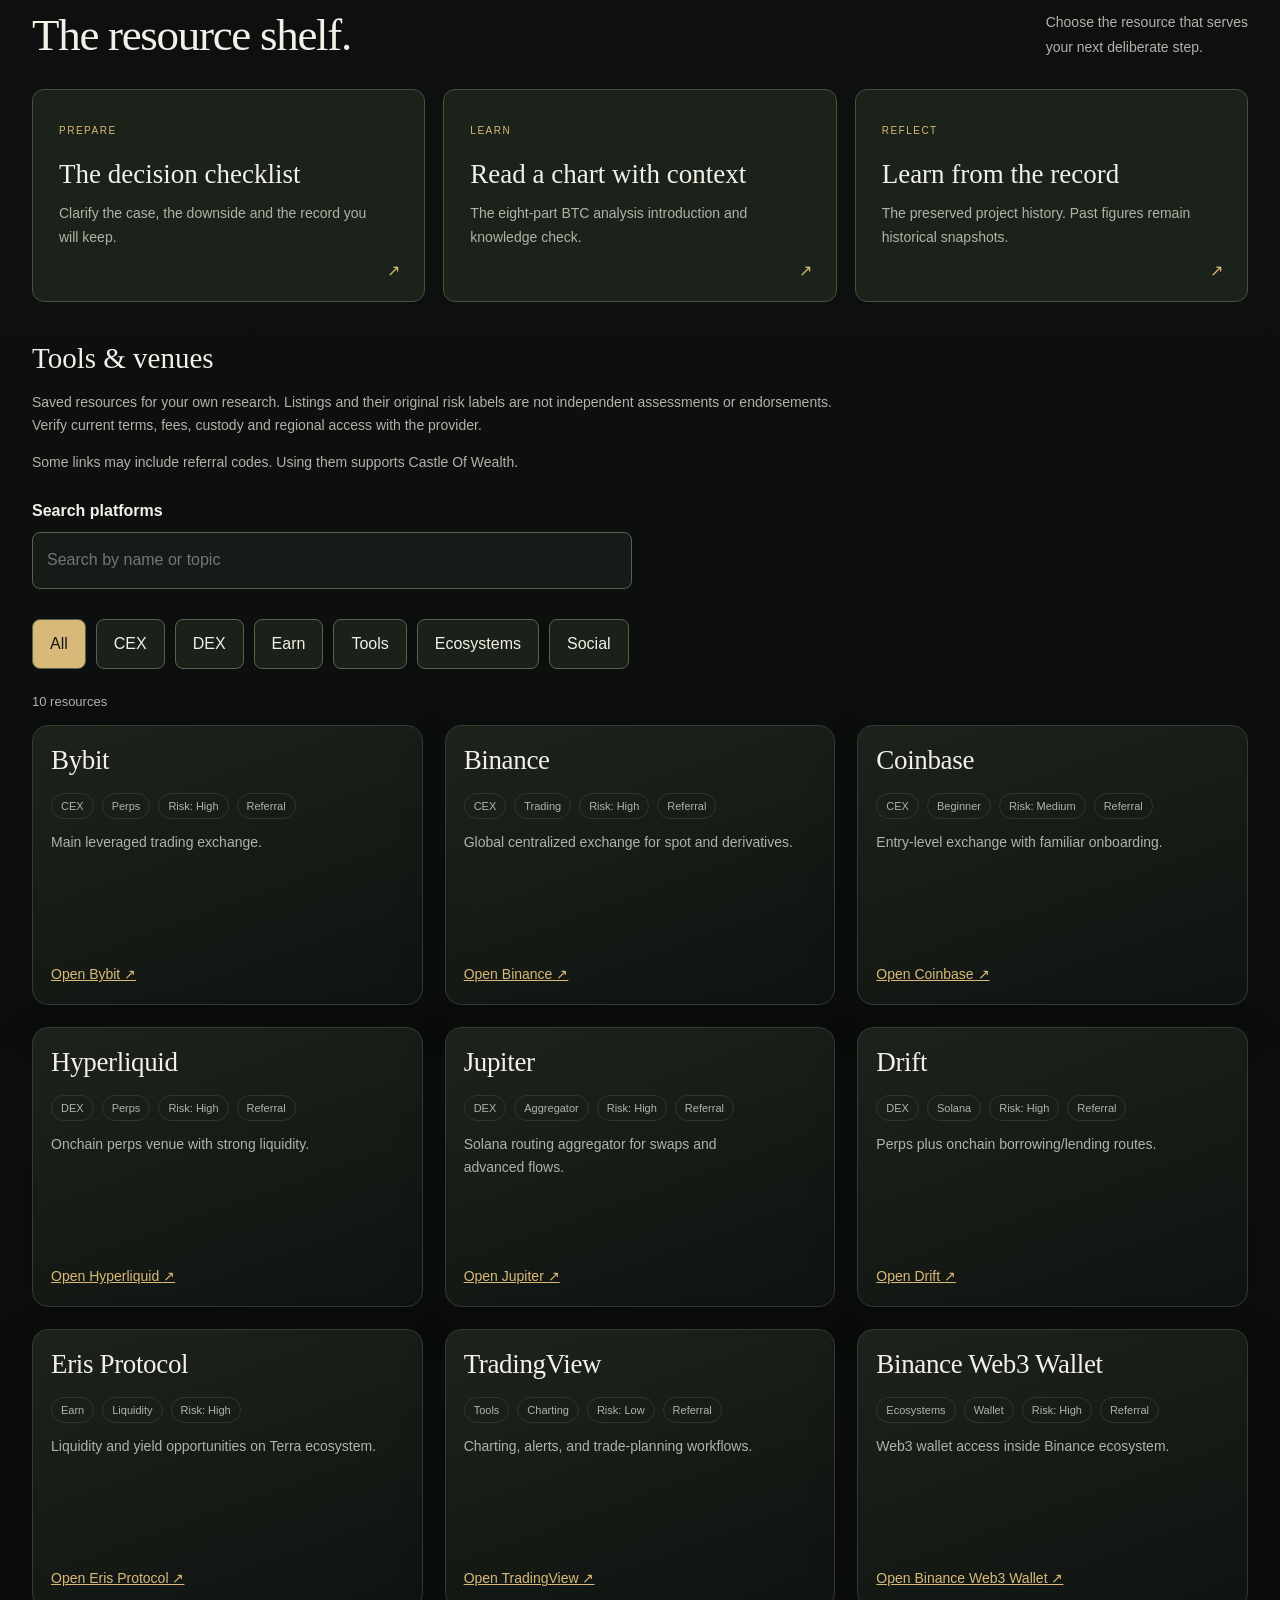
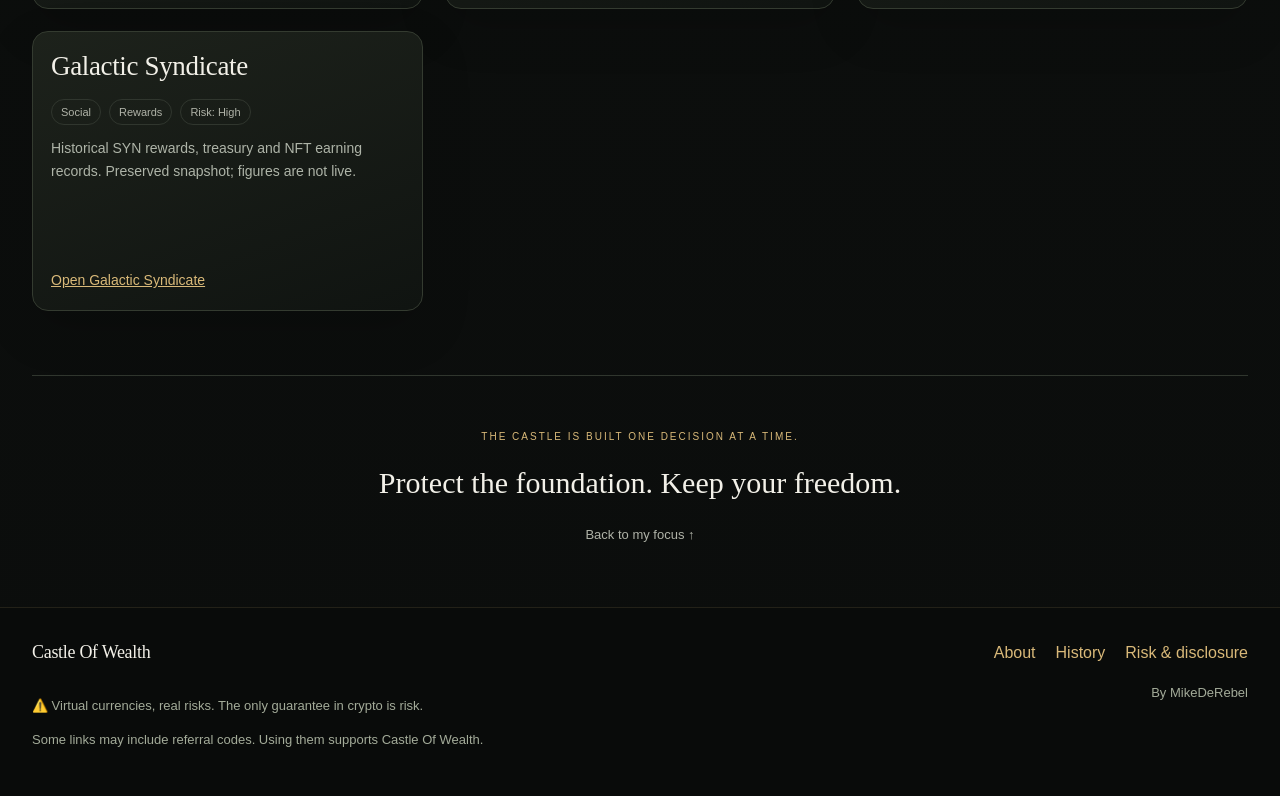
<file: links.html>
<!doctype html>
<html lang="en">
<head>
<meta charset="utf-8">
<meta name="viewport" content="width=device-width,initial-scale=1">
<meta name="theme-color" content="#101311">
<meta name="description" content="The MDR Playbook by MikeDeRebel. Build your foundations, research with purpose, protect your capital and turn every decision into a useful record.">
<title>The MDR Playbook | Castle Of Wealth</title>
<link rel="stylesheet" href="assets/css/style.css">
<link rel="stylesheet" href="assets/css/playbook.css">
<link rel="stylesheet" href="assets/css/mdr-falsifier.css">
<link rel="stylesheet" href="assets/css/mdr-vault.css">
<link rel="stylesheet" href="assets/css/mdr-risk-engine.css">
</head>
<body class="mdr-page">
<a class="skip" href="#main">Skip to content</a>
<header>
<div class="wrap nav">
<a class="brand" href="index.html" aria-label="Castle Of Wealth home">
<svg class="brand-mark" viewBox="0 0 40 44" aria-hidden="true">
<path d="M5 5h6v6h6V5h6v6h6V5h6v22L20 40 5 27Z"/>
<path d="M13 29V18h14v11M20 18v15M5 14h30"/>
</svg>
<span class="brand-name">Castle Of Wealth<span class="brand-by">by MikeDeRebel</span>
</span>
</a>
<nav aria-label="Main navigation">
<ul class="navlinks">
<li>
<a href="index.html">Home</a>
</li>
<li>
<a href="links.html" aria-current="page">Playbook</a>
</li>
<li>
<a href="guides.html">Learn</a>
</li>
<li>
<a href="archive.html">History</a>
</li>
<li>
<a href="about.html">About</a>
</li>
</ul>
</nav>
<details class="mobile-menu">
<summary aria-label="Open navigation">☰</summary>
<nav class="mobile-panel" aria-label="Mobile navigation">
<a href="index.html">Home</a>
<a href="links.html" aria-current="page">Playbook</a>
<a href="guides.html">Learn</a>
<a href="archive.html">History</a>
<a href="about.html">About</a>
</nav>
</details>
<a class="nav-cta" href="links.html">MDR Playbook ↗</a>
</div>
</header>
<aside class="notice" aria-label="Crypto risk warning"><div class="wrap">⚠️ Virtual currencies, real risks. The only guarantee in crypto is risk.</div></aside>
<main id="main" class="wrap" data-mdr-playbook>
<section class="mdr-hero" aria-labelledby="playbook-title">
  <div class="mdr-hero-copy">
    <div class="eyebrow">A personal field guide by MikeDeRebel</div>
    <h1 id="playbook-title">The MDR<br><em>Playbook.</em></h1>
    <p class="mdr-lead">Build your castle.<br>One deliberate decision at a time.</p>
    <p class="mdr-intro">Wealth is a means. Freedom is the goal. Start with what matters, protect what you build, and make decisions you can explain to your future self.</p>
    <div class="buttons">
      <a class="btn primary" href="#choose-focus">Find my next step <span aria-hidden="true">↓</span></a>
      <a class="btn" href="#decision-card">Write my decision <span aria-hidden="true">↗</span></a>
    </div>
  </div>
  <figure class="mdr-cover">
    <img src="assets/img/renewal-research.webp" alt="A quiet fortress library with a telescope, books and a research desk" width="768" height="512" loading="eager" decoding="async" fetchpriority="high">
    <figcaption>
      <span class="mdr-edition">THE MIKEDEREBEL WAY / 01</span>
      <blockquote>Preparation<br>beats prediction.</blockquote>
      <span class="mdr-signature">Discipline. Knowledge. Freedom.</span>
    </figcaption>
  </figure>
</section>

<nav class="mdr-index" aria-label="Playbook sections">
  <span>Inside the playbook</span>
  <a href="#choose-focus">01 / Your focus</a>
  <a href="#mdr-method">02 / The method</a>
  <a href="#decision-card">03 / Your decision</a>
  <a href="#mdr-risk-engine">04 / Risk Engine</a>
  <a href="#resource-library">05 / The resources</a>
</nav>

<section class="mdr-foundations" aria-label="The four foundations of Castle Of Wealth">
  <article><span>01 / VALUE</span><h2>Scarcity</h2><p>Understand what gives something lasting value, and what could weaken that case.</p></article>
  <article><span>02 / PROTECTION</span><h2>Security</h2><p>Know the downside, the dependencies and who controls access before you commit.</p></article>
  <article><span>03 / OWNERSHIP</span><h2>Sovereignty</h2><p>Use knowledge to strengthen your judgment. Keep the final decision in your hands.</p></article>
  <article><span>04 / THE LONG GAME</span><h2>Legacy</h2><p>Build a record that future you can understand, learn from and carry forward.</p></article>
</section>

<section id="choose-focus" class="mdr-section" aria-labelledby="focus-heading">
  <div class="mdr-section-heading"><div><div class="section-kicker">01 / Choose a direction</div><h2 id="focus-heading">What are you building today?</h2></div><p>One focus. A few useful steps.<br>Something concrete to leave with.</p></div>
  <div class="mdr-focus-options" data-focus-options hidden role="group" aria-label="Choose your focus">
    <button type="button" data-mdr-focus="foundations" aria-pressed="true" aria-controls="focus-guide"><span>01</span><strong>My foundations</strong><small>Get clear on what matters.</small></button>
    <button type="button" data-mdr-focus="research" aria-pressed="false" aria-controls="focus-guide"><span>02</span><strong>A better decision</strong><small>Turn an idea into evidence.</small></button>
    <button type="button" data-mdr-focus="protect" aria-pressed="false" aria-controls="focus-guide"><span>03</span><strong>A stronger defence</strong><small>Know what could go wrong.</small></button>
    <button type="button" data-mdr-focus="review" aria-pressed="false" aria-controls="focus-guide"><span>04</span><strong>A repeatable process</strong><small>Learn from the actual record.</small></button>
  </div>
  <div id="focus-guide" class="mdr-focus-guide" aria-live="polite" aria-atomic="true">
    <div class="mdr-focus-copy">
      <div class="section-kicker" data-focus-label>YOUR STARTING POINT / FOUNDATIONS</div>
      <h3 data-focus-title>Define what freedom means to you.</h3>
      <p data-focus-description>A stronger castle starts with a clear purpose. Put your time horizon, responsibilities and boundaries on paper before choosing a tool.</p>
      <a class="mdr-inline-link" data-focus-link href="guides.html#long-game">Read the long-game checklist <span aria-hidden="true">→</span></a>
    </div>
    <div>
      <ol class="mdr-focus-steps" data-focus-steps>
        <li><strong>Name the goal.</strong><span>What would more independence let you do, protect or stop doing?</span></li>
        <li><strong>Set your boundaries.</strong><span>Separate the resources you need for everyday life from what you can put at risk.</span></li>
        <li><strong>Choose one useful habit.</strong><span>Write one small next step and a date to review it. Keep it simple enough to repeat.</span></li>
      </ol>
      <p class="mdr-output" data-focus-output>Leave with: a purpose, clear boundaries and one next step.</p>
    </div>
  </div>
<section class="mdr-falsifier" id="mdr-falsifier" data-mdr-falsifier aria-labelledby="mdr-falsifier-title" hidden>
  <div class="mdr-falsifier-story">
    <div class="section-kicker">MDR FIELD RECORD / 003</div>
    <h3 id="mdr-falsifier-title">Challenge the thesis.<br><em>Before the market does.</em></h3>
    <p>A good idea can still be wrong. Write down what you knew, when you knew it, and what would prove you wrong. Preserve the first version before checking the outcome.</p>
    <div class="mdr-falsifier-rule"><span>THE REBEL RULE</span><strong>Evidence against the idea matters more than conviction.</strong></div>
    <div class="mdr-falsifier-lifecycle" aria-label="Research signal lifecycle: candidate only">
      <span class="mdr-falsifier-stage">CANDIDATE</span><span aria-hidden="true">→</span><span>VALIDATED</span><span aria-hidden="true">→</span><span>PAPER</span><span aria-hidden="true">→</span><span>PILOT</span><span aria-hidden="true">→</span><span>LIVE</span><span aria-hidden="true">→</span><span>RETIRED</span>
    </div>
    <p class="mdr-falsifier-limit">This card creates a <b>research candidate only</b>. It does not run a backtest, verify a source, approve a trade or advance a lifecycle gate.</p>
    <details class="mdr-falsifier-method">
      <summary>Why these checks?</summary>
      <p>Look-ahead bias, survivorship bias and overfitting can make historical strategies look more dependable than they are. Reserve unseen periods, test a negative control and account for costs before trusting a result.</p>
      <p>Reference: <a href="https://www.cfainstitute.org/insights/professional-learning/refresher-readings/2026/backtesting-and-simulation" target="_blank" rel="noopener noreferrer">CFA Institute</a> · <a href="https://www.quantconnect.com/docs/v2/writing-algorithms/key-concepts/research-guide" target="_blank" rel="noopener noreferrer">QuantConnect Research Guide</a></p>
    </details>
  </div>
  <form class="mdr-falsifier-form" data-mdr-falsifier-form novalidate>
    <div class="mdr-falsifier-head">
      <span>PRE-REGISTER A HYPOTHESIS</span>
      <output data-mdr-falsifier-status role="status" aria-live="polite">CANDIDATE · INCOMPLETE</output>
    </div>
    <div class="mdr-falsifier-count" data-mdr-falsifier-count>0 / 7 evidence fields · 0 / 3 checks planned</div>
    <div class="mdr-falsifier-fields">
      <div class="mdr-falsifier-field">
        <label for="mdr-falsifier-market">Market &amp; timeframes <span>01</span></label>
        <input id="mdr-falsifier-market" name="market" maxlength="90" autocomplete="off" placeholder="e.g. BTC · weekly/4H → 15m/5m" required>
      </div>
      <div class="mdr-falsifier-field">
        <label for="mdr-falsifier-asof">Evidence known as of <span>02 · local time</span></label>
        <input id="mdr-falsifier-asof" name="asof" type="datetime-local" required>
      </div>
      <div class="mdr-falsifier-field mdr-falsifier-wide">
        <label for="mdr-falsifier-thesis">HTF thesis &amp; key levels <span>03</span></label>
        <textarea id="mdr-falsifier-thesis" name="thesis" rows="2" maxlength="650" placeholder="Which weekly / daily / 4H observations support this idea? Record the relevant level, not a prediction disguised as evidence." required></textarea>
      </div>
      <div class="mdr-falsifier-field mdr-falsifier-wide">
        <label for="mdr-falsifier-trigger">LTF confirmation rule <span>04</span></label>
        <textarea id="mdr-falsifier-trigger" name="trigger" rows="2" maxlength="650" placeholder="What observable 15m → 5m structure (BOS, CHoCH, MSS) would qualify for further review?" required></textarea>
      </div>
      <div class="mdr-falsifier-field mdr-falsifier-wide">
        <label for="mdr-falsifier-opposite">Disproof &amp; alternate scenario <span>05</span></label>
        <textarea id="mdr-falsifier-opposite" name="opposite" rows="2" maxlength="650" placeholder="What would make this thesis wrong? Give a measurable invalidation, opposing structure or contradictory evidence." required></textarea>
      </div>
      <div class="mdr-falsifier-field mdr-falsifier-wide">
        <label for="mdr-falsifier-source">Original evidence URL <span>06 · https</span></label>
        <input id="mdr-falsifier-source" name="source" type="url" maxlength="700" autocomplete="off" placeholder="https://... (dated chart snapshot or original dataset)" required>
      </div>
      <div class="mdr-falsifier-field mdr-falsifier-wide">
        <label for="mdr-falsifier-test">Independent test plan <span>07</span></label>
        <textarea id="mdr-falsifier-test" name="test" rows="2" maxlength="650" placeholder="Name your untouched test period, randomized-label falsifier and acceptance threshold. What result means you reject the idea?" required></textarea>
      </div>
    </div>
    <fieldset class="mdr-falsifier-checks">
      <legend>Define the checks for later independent verification <span>(planning only; not test results)</span></legend>
      <label><input type="checkbox" name="walkforward"><span>Separate past research from unseen / walk-forward data</span></label>
      <label><input type="checkbox" name="randomize"><span>Compare with scrambled labels or a randomized baseline</span></label>
      <label><input type="checkbox" name="friction"><span>Include fees, slippage and adverse-market assumptions</span></label>
    </fieldset>
    <p class="mdr-falsifier-error" data-mdr-falsifier-detail aria-live="polite">Complete the evidence and planned checks. No market data is retrieved.</p>
    <div class="mdr-falsifier-actions">
      <button type="button" class="button primary" data-mdr-falsifier-export disabled>Export candidate snapshot ↓</button>
      <button type="button" class="mdr-falsifier-clear" data-mdr-falsifier-clear>Reset</button>
    </div>
    <p class="mdr-falsifier-privacy">No account connection, cloud save or automated validation. Your notes remain on this device until you export or share them. Never enter passwords, exchange API keys or recovery phrases. The SHA-256 fingerprint detects changes to the text; it is <strong>not</strong> proof of when the data was observed.</p>
  </form>
</section>
<section class="mdr-vault" id="mdr-vault" data-mdr-vault aria-labelledby="mdr-vault-heading" hidden>
  <div class="mdr-vault-story">
    <div class="section-kicker">MDR WEALTH VAULT / 004</div>
    <h3 id="mdr-vault-heading">Protect your <em>runway.</em><br>Then consider the upside.</h3>
    <p>A castle cannot depend on next week's market price. Before allocating capital, check what remains available for essential spending and the commitments already due.</p>
    <div class="mdr-vault-axiom"><span>THE REBEL RULE</span><strong>Essential cash is not risk capital.</strong></div>
    <ol class="mdr-vault-layers" aria-label="Three layers of financial resilience">
      <li><b>01 / Commitments</b><span>Reserve the cash already owed.</span></li>
      <li><b>02 / Liquidity</b><span>Preserve your own months-of-expenses floor.</span></li>
      <li><b>03 / Choice</b><span>Only then consider the proposed outflow.</span></li>
    </ol>
    <details class="mdr-vault-explainer"><summary>What belongs in accessible cash?</summary>
      <p>Count cash you can actually use for bills without selling an investment or waiting for a withdrawal. Exclude volatile crypto assets, trading collateral, locked staking or yield, properties, unsettled sales and unused credit lines. Deduct bills that are already due or committed. This deliberately conservative definition is for this worksheet, not a judgement of asset quality.</p>
      <p>Your reserve floor is a <em>personal planning choice</em>, not a recommended number. Income reliability, dependants and spending flexibility can change how much cover you want.</p>
    </details>
    <p class="mdr-vault-privacy">Private by design: no accounts, API keys, storage, tracking, broker integration or transmissions of entered amounts. Refresh or leave the focus to erase this worksheet.</p>
  </div>
  <div class="mdr-vault-console">
    <div class="mdr-vault-top"><span>FORTRESS BUFFER CHECK</span><output role="status" aria-live="polite" data-vault-status>NOT ASSESSED</output></div>
    <p class="mdr-vault-instruction">Choose one currency. Enter amounts without thousand separators; a decimal comma or point is accepted. Every amount remains in the chosen currency.</p>
    <form data-vault-form autocomplete="off" novalidate>
      <div class="mdr-vault-fields">
        <div class="mdr-vault-field mdr-vault-field-narrow"><label for="vault-currency">Currency</label><select id="vault-currency" name="currency" aria-label="Calculation currency"><option value="EUR">EUR (€)</option><option value="USD">USD ($)</option><option value="GBP">GBP (£)</option></select></div>
        <div class="mdr-vault-field"><label for="vault-cash">Accessible cash <span>available now</span></label><input id="vault-cash" name="cash" type="text" inputmode="decimal" maxlength="14" placeholder="20000,00" required></div>
        <div class="mdr-vault-field"><label for="vault-essentials">Essential costs <span>per month</span></label><input id="vault-essentials" name="essentials" type="text" inputmode="decimal" maxlength="14" placeholder="2500,00" required></div>
        <div class="mdr-vault-field"><label for="vault-bills">Committed bills <span>not included above</span></label><input id="vault-bills" name="bills" type="text" inputmode="decimal" maxlength="14" placeholder="0,00" required></div>
        <div class="mdr-vault-field"><label for="vault-proposal">Proposed outflow <span>from available cash</span></label><input id="vault-proposal" name="proposal" type="text" inputmode="decimal" maxlength="14" placeholder="3000,00" required></div>
        <div class="mdr-vault-field mdr-vault-field-narrow"><label for="vault-floor">My reserve floor <span>months (1–36)</span></label><input id="vault-floor" name="months" type="text" inputmode="numeric" maxlength="2" placeholder="6" required></div>
      </div>
      <p class="mdr-vault-validation" role="status" aria-live="polite" data-vault-detail>Enter all five amounts and your own reserve floor to check the buffer.</p>
      <div class="mdr-vault-results" data-vault-results hidden>
        <div class="mdr-vault-primary"><span>RUNWAY AFTER PROPOSED OUTFLOW</span><div><strong data-vault-runway>—</strong><span>months</span></div></div>
        <div class="mdr-vault-meter" role="progressbar" aria-label="Remaining reserve versus selected floor" aria-valuemin="0" aria-valuemax="100" aria-valuenow="0"><div class="mdr-vault-bar" data-vault-bar></div></div>
        <p class="mdr-vault-meter-note">Progress to your selected reserve floor (capped at 100%).</p>
        <dl class="mdr-vault-figures">
          <div><dt>Cash left after bills & outflow</dt><dd data-vault-after>—</dd></div>
          <div><dt>Your selected reserve floor</dt><dd data-vault-target>—</dd></div>
          <div><dt>Above / below your floor</dt><dd data-vault-delta>—</dd></div>
        </dl>
        <p class="mdr-vault-conclusion" data-vault-conclusion></p>
      </div>
      <div class="mdr-vault-actions"><button class="mdr-vault-reset" type="button" data-vault-reset>Clear amounts <span aria-hidden="true">↺</span></button><a href="links.html#decision-card" class="mdr-vault-next">Record my decision <span aria-hidden="true">↗</span></a></div>
    </form>
    <p class="mdr-vault-footnote">A budgeting stress-check, not permission to invest. No income, returns, inflation, taxes, transfer delays, liquidity freezes or unexpected expenses are forecast. A met floor is not proof of safety.</p>
  </div>
</section>
<noscript><p class="mdr-vault-noscript">Wealth Vault worksheet: available cash − committed bills − proposed outflow = cash remaining. Compare it with your own essential monthly spending × chosen reserve months. JavaScript is required for the calculator; no financial information is submitted.</p></noscript>
  <noscript><p class="mdr-muted">Start with these foundations, then use the complete MDR method below. The interactive focus selector needs JavaScript.</p></noscript>
</section>

<section id="mdr-method" class="mdr-section" aria-labelledby="method-heading">
  <div class="mdr-section-heading"><div><div class="section-kicker">02 / The MDR method</div><h2 id="method-heading">A process you can stand behind.</h2></div><p>The same discipline, from a new idea<br>to the next review.</p></div>
  <ol class="mdr-loop">
    <li data-mdr-step><span class="mdr-step-number">01 <span>ANALYSIS</span></span><h3>Understand first.</h3><p>Separate evidence from assumptions. Look for the strongest case against your idea.</p><div class="mdr-step-output">Your output<br><strong>Evidence + open questions</strong></div></li>
    <li data-mdr-step><span class="mdr-step-number">02 <span>DECISION</span></span><h3>Make the trade-off.</h3><p>Act, wait, research more or decline. Write your reason, limits and what would change your mind.</p><div class="mdr-step-output">Your output<br><strong>A decision with boundaries</strong></div></li>
    <li data-mdr-step><span class="mdr-step-number">03 <span>APPROVAL</span></span><h3>Keep the final say.</h3><p>Pause. Check the evidence, downside and next step yourself before committing.</p><div class="mdr-step-output">Your output<br><strong>Your deliberate approval</strong></div></li>
    <li data-mdr-step><span class="mdr-step-number">04 <span>EXECUTION</span></span><h3>Follow your plan.</h3><p>Carry out only the step you approved. Verify the details. Pause if the conditions change.</p><div class="mdr-step-output">Your output<br><strong>A recorded action</strong></div></li>
    <li data-mdr-step><span class="mdr-step-number">05 <span>REVIEW</span></span><h3>Let the record teach.</h3><p>Compare the outcome with your original reasoning. Keep the lesson and improve one thing.</p><div class="mdr-step-output">Your output<br><strong>A lesson + a review date</strong></div></li>
  </ol>
  <p class="mdr-method-note"><span>KISS</span> One clear thesis. Defined limits. One useful record.</p>
</section>

<section id="decision-card" class="mdr-section mdr-decision-section" aria-labelledby="decision-heading">
  <div class="mdr-decision-intro">
    <div class="section-kicker">03 / Put it into practice</div>
    <h2 id="decision-heading">One decision.<br>Written before<br>you act.</h2>
    <p>Capture your reasoning while it is clear. Return to the same record when you know what actually happened.</p>
    <div class="mdr-margin-note"><span>THE MDR STANDARD</span><p>“Wait” is a decision too.</p><small>You do not need to force an action to make progress.</small></div>
    <p class="mdr-privacy">This is your planning record. You carry out any action yourself. Notes stay in this browser unless you download them. Saving on this device is optional; avoid credentials or recovery phrases.</p>
    <a class="mdr-inline-link" href="guides.html#discipline">Use the decision checklist <span aria-hidden="true">→</span></a>
  </div>
  <div class="mdr-workspace">
    <form class="mdr-decision-form" data-decision-form hidden novalidate>
      <div class="mdr-form-heading"><span class="section-kicker">MY MDR DECISION CARD</span><span class="mdr-status" data-decision-status role="status">Preparation in progress</span></div>
      <div class="mdr-form-grid">
        <div class="mdr-field mdr-field-wide"><label for="mdr-decision">What am I deciding?</label><textarea id="mdr-decision" name="decision" rows="2" maxlength="300" required placeholder="The goal, the idea and the time horizon."></textarea></div>
        <div class="mdr-field"><label for="mdr-evidence">Evidence &amp; alternatives</label><textarea id="mdr-evidence" name="evidence" rows="4" maxlength="2000" required placeholder="What do I know? What am I assuming? What argues against this? Add sources."></textarea></div>
        <div class="mdr-field"><label for="mdr-risk">Risk &amp; invalidation</label><textarea id="mdr-risk" name="risk" rows="4" maxlength="2000" required placeholder="What could go wrong? My limit? What would make me stop or change my mind?"></textarea></div>
        <div class="mdr-field mdr-field-wide"><label for="mdr-action">My next small step</label><textarea id="mdr-action" name="action" rows="2" maxlength="1200" required placeholder="One specific action, research task or reason to wait."></textarea></div>
        <div class="mdr-field"><label for="mdr-verdict">My decision</label><select id="mdr-verdict" name="verdict"><option value="research">Research more</option><option value="wait">Wait</option><option value="proceed">Proceed with my plan</option><option value="decline">Decline</option></select></div>
        <div class="mdr-field"><label for="mdr-review-date">Review on</label><input id="mdr-review-date" type="date" name="reviewDate" required></div>
        <div class="mdr-field mdr-field-wide"><label for="mdr-lesson">After the review <span>(optional)</span></label><textarea id="mdr-lesson" name="lesson" rows="2" maxlength="2000" placeholder="What happened? What did it cost? What will I improve next time?"></textarea></div>
      </div>
      <div class="mdr-approval">
        <label class="mdr-check"><input type="checkbox" name="approved" disabled aria-describedby="approval-explanation"><span>I have reviewed the evidence and accept the limits of this plan.</span></label>
        <p id="approval-explanation">Complete the first four fields, choose a review date and select “Proceed” to review your plan. Editing the card clears your approval. This records your choice; it does not validate an investment.</p>
      </div>
      <label class="mdr-check mdr-remember"><input type="checkbox" name="remember"><span>Remember this card on this device</span></label>
      <p class="mdr-storage-status" data-storage-status aria-live="polite">Not saved. Download a copy to keep your record.</p>
      <div class="mdr-form-actions"><button type="button" class="button primary" data-download-decision>Download decision card <span aria-hidden="true">↓</span></button><button type="button" class="mdr-clear" data-clear-decision>Clear this card</button></div>
      <p class="mdr-download-status" data-download-status role="status"></p>
    </form>
    <noscript><div class="mdr-paper-card"><h3>My MDR decision card</h3><p>JavaScript is needed for editing, optional saving and downloading. You can print this page and write your record using these prompts.</p><ol><li>What am I deciding, and why?</li><li>What evidence supports or challenges the idea?</li><li>What is my risk limit? What would change my mind?</li><li>What is my next small step?</li><li>Research, wait, proceed or decline?</li><li>Have I personally reviewed and approved the plan?</li><li>When will I review it, and what did I learn?</li></ol></div></noscript>
  </div>
</section>

<section id="mdr-risk-engine" class="mdr-section mdr-risk-engine" aria-labelledby="mdr-risk-heading" data-mdr-risk-engine>
  <div class="mdr-section-heading mdr-risk-intro">
    <div>
      <div class="section-kicker">04 / MDR R Engine · Position-risk laboratory</div>
      <h2 id="mdr-risk-heading">Risk first.<br>Size second.</h2>
    </div>
    <p>A stop is a plan, not a guarantee.<br>Calculate the downside before you decide.</p>
  </div>
  <div class="mdr-risk-shell">
    <div class="mdr-risk-form-pane">
      <div class="mdr-risk-pane-top"><span>MDR / MODEL 001</span><span>NO ORDERS · NO SYNC</span></div>
      <h3>Define your <em>1R.</em></h3>
      <p class="mdr-risk-subtitle">Everything here is an assumption you control. No venue fees, market prices or account balances are fetched.</p>
      <form data-mdr-risk-form hidden novalidate autocomplete="off">
        <div class="mdr-risk-fields">
          <div class="mdr-risk-field">
            <label for="mdr-r-side">Direction</label>
            <select id="mdr-r-side" name="side"><option value="long">Long · stop ↓</option><option value="short">Short · stop ↑</option></select>
          </div>
          <div class="mdr-risk-field">
            <label for="mdr-r-ccy">Quote currency</label>
            <select id="mdr-r-ccy" name="currency"><option value="USD">USD</option><option value="USDT">USDT</option><option value="EUR">EUR</option></select>
          </div>
          <div class="mdr-risk-field">
            <label for="mdr-r-equity">Account equity <span>(quote units)</span></label>
            <input id="mdr-r-equity" name="equity" type="number" inputmode="decimal" placeholder="e.g. 10000" min="0.01" max="1000000000000" step="any" required>
          </div>
          <div class="mdr-risk-field">
            <label for="mdr-r-percent">Risk budget <span>(% of equity)</span></label>
            <input id="mdr-r-percent" name="riskPercent" type="number" inputmode="decimal" placeholder="e.g. 0.5" min="0.01" max="10" step="any" required>
          </div>
          <div class="mdr-risk-field">
            <label for="mdr-r-entry">Planned entry <span>(quote / unit)</span></label>
            <input id="mdr-r-entry" name="entry" type="number" inputmode="decimal" placeholder="e.g. 100" min="0.00000001" max="1000000000000" step="any" required>
          </div>
          <div class="mdr-risk-field">
            <label for="mdr-r-stop">Planned stop <span>(quote / unit)</span></label>
            <input id="mdr-r-stop" name="stop" type="number" inputmode="decimal" placeholder="e.g. 95" min="0.00000001" max="1000000000000" step="any" required>
          </div>
          <div class="mdr-risk-field">
            <label for="mdr-r-open-fee">Entry fee <span>(%)</span></label>
            <input id="mdr-r-open-fee" name="entryFee" type="number" inputmode="decimal" placeholder="Enter actual rate" min="0" max="5" step="any" required>
          </div>
          <div class="mdr-risk-field">
            <label for="mdr-r-close-fee">Exit fee <span>(%)</span></label>
            <input id="mdr-r-close-fee" name="exitFee" type="number" inputmode="decimal" placeholder="Enter actual rate" min="0" max="5" step="any" required>
          </div>
          <div class="mdr-risk-field">
            <label for="mdr-r-slip">Adverse slippage buffer <span>(%)</span></label>
            <input id="mdr-r-slip" name="slippage" type="number" inputmode="decimal" placeholder="Include a buffer" min="0" max="5" step="any" required>
          </div>
          <div class="mdr-risk-field">
            <label for="mdr-r-cap">Maximum notional <span>(× equity)</span></label>
            <input id="mdr-r-cap" name="maxExposure" type="number" inputmode="decimal" value="1" min="0.1" max="20" step="any" required>
          </div>
        </div>
        <p class="mdr-risk-form-note">Start with <strong>1×</strong> maximum notional (no modeled leverage). Higher caps do not check liquidation, margin requirements or borrowing costs. Every fee and buffer is required, even if the correct value is zero.</p>
        <div class="mdr-risk-actions"><button type="reset" class="mdr-risk-reset">Reset assumptions ↺</button><a href="#decision-card" class="mdr-risk-record">Record your reasoning <span aria-hidden="true">↗</span></a></div>
      </form>
      <noscript><p class="mdr-risk-nojs">This calculator requires JavaScript. Without it, apply the conservative calculation manually: budget = equity × risk%; risk per unit = stop distance + entry fee + exit fee + slippage buffer (each as a price amount). Never assume a stop will fill at its planned price.</p></noscript>
    </div>
    <div class="mdr-risk-result-pane">
      <div class="mdr-risk-report-top"><span>RISK MODEL / OUTPUT</span><span class="mdr-risk-state" data-r-state role="status" aria-live="polite" aria-atomic="true">STAND DOWN</span></div>
      <p class="mdr-risk-state-description" data-r-message>Enter your equity, planned entry and stop, risk percentage, both fees and a slippage buffer to unlock the model.</p>
      <div class="mdr-risk-big"><span>MAXIMUM MODEL QUANTITY</span><strong data-r-quantity>—</strong><small>units · always rounded down to 8 decimal places</small></div>
      <div class="mdr-risk-metrics">
        <div><span>1R / Risk budget</span><strong data-r-budget>—</strong></div>
        <div><span>Modeled loss at stop</span><strong data-r-loss>—</strong></div>
        <div><span>Stop distance</span><strong data-r-distance>—</strong></div>
        <div><span>Position notional</span><strong data-r-notional>—</strong></div>
        <div><span>Fees + slip / unit</span><strong data-r-friction>—</strong></div>
        <div><span>Exposure / equity</span><strong data-r-exposure>—</strong></div>
      </div>
      <div class="mdr-risk-capacity"><div><span>Risk budget in use</span><strong data-r-usage>—</strong></div><div class="mdr-risk-bar" aria-hidden="true"><span data-r-bar></span></div></div>
      <p class="mdr-risk-warning" data-r-warning>⛔ Not a position recommendation. Missing evidence means no decision.</p>
      <details class="mdr-risk-formula"><summary>How this MDR calculation works</summary><p>1R budget = equity × risk %. Estimated per-unit loss = |entry − stop| + entry × entry-fee % + stop × adverse-slippage % + (stop + adverse-slippage amount) × exit-fee %. Model units = minimum of (1R / loss per unit) and (equity × maximum notional multiple / entry), rounded down to 8 decimal places. This is a planning estimate, not a guaranteed fill or a broker-approved order. It excludes funding, borrow costs, taxes, gaps beyond your buffer and liquidation conditions.</p></details>
      <p class="mdr-risk-foot">MDR STANDARD / Preparation beats prediction. Human approval and an independent execution check remain mandatory.</p>
    </div>
  </div>
</section>

<section id="resource-library" class="mdr-section mdr-resources" aria-labelledby="resources-heading">
  <div class="mdr-section-heading"><div><div class="section-kicker">05 / Tools serve the process</div><h2 id="resources-heading">The resource shelf.</h2></div><p>Choose the resource that serves<br>your next deliberate step.</p></div>
  <div class="mdr-reading-list">
    <a href="guides.html#discipline"><span>PREPARE</span><h3>The decision checklist</h3><p>Clarify the case, the downside and the record you will keep.</p><span class="mdr-reading-arrow" aria-hidden="true">↗</span></a>
    <a href="bitcoin-technical-analysis-course.html"><span>LEARN</span><h3>Read a chart with context</h3><p>The eight-part BTC analysis introduction and knowledge check.</p><span class="mdr-reading-arrow" aria-hidden="true">↗</span></a>
    <a href="archive.html"><span>REFLECT</span><h3>Learn from the record</h3><p>The preserved project history. Past figures remain historical snapshots.</p><span class="mdr-reading-arrow" aria-hidden="true">↗</span></a>
  </div>
  <div class="mdr-directory-heading"><h3>Tools &amp; venues</h3><p>Saved resources for your own research. Listings and their original risk labels are not independent assessments or endorsements. Verify current terms, fees, custody and regional access with the provider.</p><p class="mdr-muted">Some links may include referral codes. Using them supports Castle Of Wealth.</p></div>
<div data-links-root data-source="data/links.json">
<label class="search-label" for="platform-search">Search platforms</label>
<input class="search" id="platform-search" type="search" data-links-search placeholder="Search by name or topic">
<div class="filters" data-filters aria-label="Platform categories">
</div>
<p data-links-status aria-live="polite">
</p>
<div class="grid" data-links-grid>
<div class="empty-state">Loading platform links…</div>
</div>
<noscript>
<p>JavaScript is needed to filter this directory. <a href="data/links.json">Read the platform data</a>.</p>
</noscript>
</div>
</section>
<div class="mdr-closing"><span>THE CASTLE IS BUILT ONE DECISION AT A TIME.</span><p>Protect the foundation. Keep your freedom.</p><a href="#choose-focus">Back to my focus <span aria-hidden="true">↑</span></a></div>
</main>
<footer>
<div class="wrap">
<div class="footer-top">
<div class="footer-name">Castle Of Wealth</div>
<div class="footer-links">
<a href="about.html">About</a>
<a href="archive.html">History</a>
<a href="disclaimer.html">Risk &amp; disclosure</a>
</div>
</div>
<div class="footer-bottom">
<div>
<p>⚠️ Virtual currencies, real risks. The only guarantee in crypto is risk.</p>
<p>Some links may include referral codes. Using them supports Castle Of Wealth.</p>
</div>
<div>By MikeDeRebel</div>
</div>
</div>
</footer>
<script src="assets/js/main.js" defer>
</script>
<script src="assets/js/playbook.js" defer></script>
<script src="assets/js/mdr-risk-engine.js" defer></script>
<script src="assets/js/mdr-falsifier.js" defer></script>
<script src="assets/js/mdr-vault.js" defer></script>
</body>
</html>
</file>
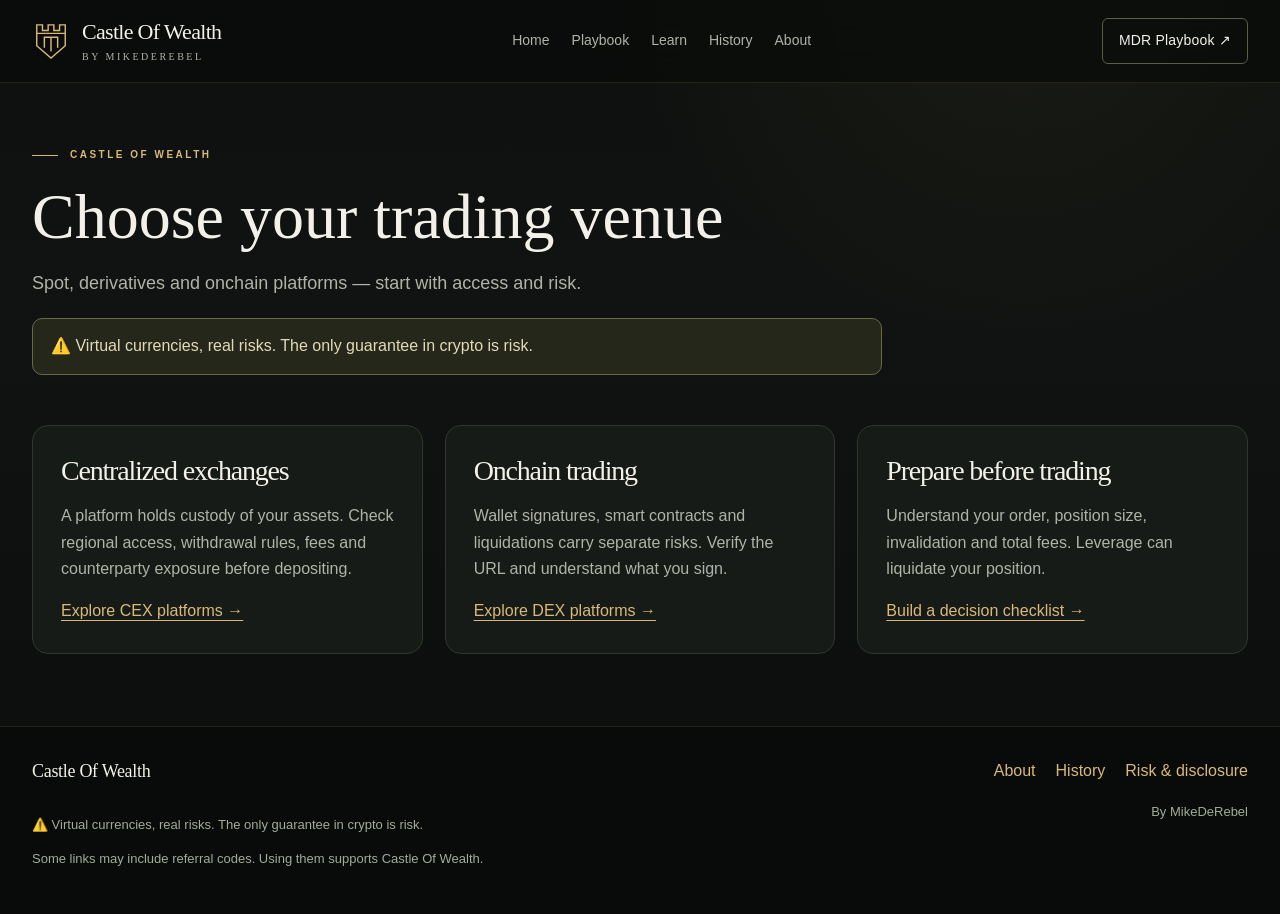
<file: trade.html>
<!doctype html>
<html lang="en">
<head>
<meta charset="utf-8">
<meta name="viewport" content="width=device-width,initial-scale=1">
<meta name="theme-color" content="#101311">
<meta name="description" content="Spot, derivatives and onchain platforms — start with access and risk.">
<title>Choose your trading venue | Castle Of Wealth</title>
<link rel="stylesheet" href="assets/css/style.css">
</head>
<body>
<a class="skip" href="#main">Skip to content</a>
<header>
<div class="wrap nav">
<a class="brand" href="index.html" aria-label="Castle Of Wealth home">
<svg class="brand-mark" viewBox="0 0 40 44" aria-hidden="true">
<path d="M5 5h6v6h6V5h6v6h6V5h6v22L20 40 5 27Z"/>
<path d="M13 29V18h14v11M20 18v15M5 14h30"/>
</svg>
<span class="brand-name">Castle Of Wealth<span class="brand-by">by MikeDeRebel</span>
</span>
</a>
<nav aria-label="Main navigation">
<ul class="navlinks">
<li>
<a href="index.html">Home</a>
</li>
<li>
<a href="links.html">Playbook</a>
</li>
<li>
<a href="guides.html">Learn</a>
</li>
<li>
<a href="archive.html">History</a>
</li>
<li>
<a href="about.html">About</a>
</li>
</ul>
</nav>
<details class="mobile-menu">
<summary aria-label="Open navigation">☰</summary>
<nav class="mobile-panel" aria-label="Mobile navigation">
<a href="index.html">Home</a>
<a href="links.html">Playbook</a>
<a href="guides.html">Learn</a>
<a href="archive.html">History</a>
<a href="about.html">About</a>
</nav>
</details>
<a class="nav-cta" href="links.html">MDR Playbook ↗</a>
</div>
</header>
<main id="main" class="wrap">
<section class="page-intro">
<div class="eyebrow">Castle Of Wealth</div>
<h1>Choose your trading venue</h1>
<p>Spot, derivatives and onchain platforms — start with access and risk.</p>
<aside class="risk-note">⚠️ Virtual currencies, real risks. The only guarantee in crypto is risk.</aside>
</section>
<div class="page-content">
<div class="grid">
<article class="content-card">
<h2>Centralized exchanges</h2>
<p>A platform holds custody of your assets. Check regional access, withdrawal rules, fees and counterparty exposure before depositing.</p>
<a href="links.html?category=CEX#resource-library">Explore CEX platforms →</a>
</article>
<article class="content-card">
<h2>Onchain trading</h2>
<p>Wallet signatures, smart contracts and liquidations carry separate risks. Verify the URL and understand what you sign.</p>
<a href="links.html?category=DEX#resource-library">Explore DEX platforms →</a>
</article>
<article class="content-card">
<h2>Prepare before trading</h2>
<p>Understand your order, position size, invalidation and total fees. Leverage can liquidate your position.</p>
<a href="guides.html#discipline">Build a decision checklist →</a>
</article>
</div>
</div>
</main>
<footer>
<div class="wrap">
<div class="footer-top">
<div class="footer-name">Castle Of Wealth</div>
<div class="footer-links">
<a href="about.html">About</a>
<a href="archive.html">History</a>
<a href="disclaimer.html">Risk &amp; disclosure</a>
</div>
</div>
<div class="footer-bottom">
<div>
<p>⚠️ Virtual currencies, real risks. The only guarantee in crypto is risk.</p>
<p>Some links may include referral codes. Using them supports Castle Of Wealth.</p>
</div>
<div>By MikeDeRebel</div>
</div>
</div>
</footer>
</body>
</html>
</file>
<file: assets/css/style.css>
:root{color-scheme:dark;--bg:#101311;--panel:#171b17;--ink:#f2f0e8;--muted:#b0b3a8;--gold:#d9b979;--line:#30362e;--radius:12px}
*{box-sizing:border-box}html{scroll-behavior:smooth;scroll-padding-top:24px}body{margin:0;background:radial-gradient(circle at 80% -10%,rgba(217,185,121,.08),transparent 30%),linear-gradient(180deg,#0d100e,#101311 34%,#0b0d0c);color:var(--ink);font-family:Arial,Helvetica,sans-serif;font-size:14px;line-height:1.55;-webkit-font-smoothing:antialiased}a{color:inherit;text-decoration:none}button{font:inherit}a:focus-visible{outline:2px solid var(--gold);outline-offset:6px;border-radius:4px}.wrap{width:min(1240px,calc(100% - 96px));margin:auto}.skip{position:absolute;left:20px;top:-100px;background:var(--gold);color:#111;padding:12px;z-index:10}.skip:focus{top:12px}.nav{display:flex;align-items:center;justify-content:space-between;gap:24px;min-height:82px}.brand{display:flex;align-items:center;gap:12px;flex-shrink:0}.brand-name{font-family:Georgia,'Times New Roman',serif;font-size:22px;letter-spacing:-.7px;line-height:1.2}.brand-by{color:var(--muted);font-size:9px;letter-spacing:2.5px;text-transform:uppercase;display:block;margin-top:5px}.brand-mark{width:38px;height:42px;fill:none;stroke:var(--gold);stroke-width:1.5}.navlinks{display:flex;align-items:center;gap:28px;margin:0;padding:0;list-style:none}.mobile-menu{display:none}.navlinks a{color:var(--muted);font-size:12px;display:block;padding:8px 0;transition:color .18s}.navlinks a:hover,.navlinks a[aria-current]{color:var(--ink)}.navlinks a[aria-current]:after{content:'';display:block;height:2px;width:12px;background:var(--gold);margin:6px auto -8px}.nav-cta{border:1px solid #595d4a;border-radius:6px;padding:10px 16px;font-size:11px;letter-spacing:.2px}.nav-cta span{margin-left:20px;color:var(--gold)}.mobile-menu summary{list-style:none;cursor:pointer;width:40px;height:40px;border:1px solid #444b3d;border-radius:8px;display:grid;place-items:center;color:var(--gold);font-size:20px}.mobile-menu summary::-webkit-details-marker{display:none}.mobile-panel{position:absolute;right:14px;top:62px;width:min(280px,calc(100vw - 28px));padding:8px;background:#111512;border:1px solid #3d4437;border-radius:12px;box-shadow:0 18px 50px rgba(0,0,0,.45)}.mobile-panel a{display:flex;justify-content:space-between;align-items:center;padding:13px 14px;border-radius:8px;color:#d9ddd2;font-size:12px}.mobile-panel a:hover,.mobile-panel a:focus{background:#1c221b;color:var(--gold)}header{position:sticky;top:0;z-index:20;border-bottom:1px solid rgba(217,185,121,.12);background:rgba(9,12,10,.78);backdrop-filter:blur(16px)}.notice{background:#1c1e17;border-bottom:1px solid #34392a;padding:10px 0;color:#c0bca5;font-size:10px;letter-spacing:.2px}.notice .wrap{display:flex;align-items:center;gap:11px}.notice-icon{display:flex;align-items:center;justify-content:center;flex:none;border:1px solid #807350;color:var(--gold);width:14px;height:14px;border-radius:50%;font-size:9px}.eyebrow{font-size:10px;letter-spacing:2.5px;font-weight:600;color:var(--gold);text-transform:uppercase;display:flex;align-items:center;gap:12px}.eyebrow:before{content:'';height:1px;width:26px;background:var(--gold)}.hero{display:grid;grid-template-columns:.96fr 1.04fr;gap:42px;align-items:center;min-height:520px;padding:58px 0 42px}.hero-copy{position:relative;z-index:1}.hero h1{font-family:Georgia,'Times New Roman',serif;font-size:clamp(52px,6vw,86px);font-weight:400;line-height:.98;letter-spacing:-3.6px;margin:24px 0 22px;text-wrap:balance}.hero h1 em{color:var(--gold);font-weight:400;font-style:normal}.hero-copy>p{color:#c2c6bb;font-size:16px;line-height:1.8;max-width:430px;margin:0 0 28px}.buttons{display:flex;flex-wrap:wrap;gap:12px}.btn{display:inline-flex;align-items:center;justify-content:space-between;gap:28px;border:1px solid #4b503f;border-radius:8px;padding:14px 18px;font-size:12px;transition:background .18s,transform .18s,border-color .18s,box-shadow .18s}.btn:hover{box-shadow:0 10px 30px rgba(0,0,0,.22)}.btn.primary{background:var(--gold);border-color:var(--gold);color:#191c16;font-weight:600}.btn:hover{transform:translateY(-2px);border-color:var(--gold);background:#252b20}.btn.primary:hover{background:#e8cc96}.small-note{color:#959c8e;font-size:9px;letter-spacing:1.7px;margin-top:25px}.small-note span{margin:0 10px;color:#5c6555}
/* The decorative fortress is built from CSS planes, with no image or runtime dependencies. */
.scene{height:405px;position:relative;isolation:isolate;overflow:hidden;background:radial-gradient(ellipse at 52% 51%,#484b2629 0%,#10131100 62%)}.scene:before,.scene:after{content:'';position:absolute;left:50%;top:49%;width:360px;height:360px;border:1px solid #a6a46b13;border-radius:50%;transform:translate(-50%,-50%)}.scene:after{width:450px;height:450px;border-style:dashed}.scene-line{position:absolute;left:5%;right:5%;top:53%;height:1px;background:linear-gradient(90deg,transparent,#838b4829,transparent)}.castle{position:absolute;left:50%;top:55%;width:244px;height:244px;transform-style:preserve-3d;transform:translate(-50%,-50%) rotateX(58deg) rotateZ(-36deg)}.foundation{position:absolute;inset:-41px;transform:translateZ(-6px);background:linear-gradient(#82815816 1px,transparent 1px),linear-gradient(90deg,#82815816 1px,transparent 1px),#181e16;background-size:27px 27px;border:1px solid #77754a66;box-shadow:0 0 0 12px #141914,0 0 0 13px #75754833,0 0 0 29px #101511,0 0 0 30px #75754822}.block{position:absolute;left:var(--x);top:var(--y);width:var(--w);height:var(--d);transform-style:preserve-3d}.block i{position:absolute;display:block;backface-visibility:visible;border:1px solid #bba66b55}.block .roof{inset:0;transform:translateZ(var(--h));background:linear-gradient(135deg,#73744d,#464f37);box-shadow:inset 0 0 0 5px #444b31,inset 0 0 0 6px #ae9c6066}.block .front{left:0;top:100%;width:100%;height:var(--h);transform-origin:top;transform:rotateX(90deg);background:repeating-linear-gradient(0deg,transparent 0px,transparent 17px,#cfb77b14 18px),linear-gradient(90deg,#656344,#3e4831)}.block .side{left:100%;top:0;width:var(--h);height:100%;transform-origin:left;transform:rotateY(-90deg);background:repeating-linear-gradient(90deg,transparent 0px,transparent 17px,#cfb77b14 18px),linear-gradient(#393f2b,#272f23)}.tower .front:after,.keep .front:after{content:'';position:absolute;inset:34% 36% 30%;background:#141c13;border:1px solid #bca66666;box-shadow:0 0 14px #d6b66d24}.tower .roof:after{content:'';position:absolute;inset:12px;border:1px solid #c7b57c80;background:#222c20;box-shadow:inset 0 0 12px #0008}.keep .roof{background:linear-gradient(135deg,#a89a66,#5b6945);box-shadow:inset 0 0 0 9px #6b714b,inset 0 0 0 10px #c8b07690}.keep .roof:after{content:'';position:absolute;inset:22px;border:1px solid #d9b97999;background:linear-gradient(135deg,#686b46,#373f29);box-shadow:inset 0 0 20px #121b13}.keep .front:after{inset:35% 42% 33%;box-shadow:-24px 0 #192316,24px 0 #192316}.gate .front:after{content:'';position:absolute;left:34%;top:0;width:32%;height:70%;background:#101a12;border:1px solid #c6ab7266;border-radius:0 0 20px 20px}.beacon{position:absolute;left:117px;top:114px;width:10px;height:10px;background:#f3d695;border-radius:50%;transform:translateZ(155px);box-shadow:0 0 26px 9px #e9c0736b,0 0 55px 20px #d8bd6622}.scene-label{position:absolute;right:12px;top:26px;border-left:1px solid #b49a6055;padding-left:12px;font-size:8px;line-height:1.9;letter-spacing:1.7px;color:#a8b19a}.scene-label strong{display:block;color:#d0c9aa;font-weight:400}.scene-foot{position:absolute;bottom:5px;left:0;right:0;text-align:center;font-size:8px;letter-spacing:2.9px;color:#939d88}.scene-foot span{color:var(--gold);margin:0 11px}.principles{display:grid;grid-template-columns:repeat(4,1fr);border-top:1px solid rgba(217,185,121,.12);border-bottom:1px solid rgba(217,185,121,.12);padding:22px 0;margin-bottom:52px;background:linear-gradient(90deg,transparent,rgba(217,185,121,.025),transparent)}.principle{display:flex;align-items:center;gap:14px;padding:0 24px;border-right:1px solid var(--line)}.principle:first-child{padding-left:0}.principle:last-child{border:0}.principle-no{font-size:10px;color:var(--gold);font-family:Georgia,serif}.principle strong{display:block;font-size:12px;font-weight:500}.principle small{display:block;color:var(--muted);font-size:10px;margin-top:3px}.section-top{display:flex;align-items:flex-end;justify-content:space-between;gap:18px;margin-bottom:24px}.section-kicker{color:var(--gold);font-size:9px;letter-spacing:2px;text-transform:uppercase;margin-bottom:9px}h2{font-family:Georgia,'Times New Roman',serif;font-size:38px;line-height:1.12;font-weight:400;letter-spacing:-1.2px;margin:0}.textlink{font-size:11px;color:var(--muted);white-space:nowrap;padding:4px 0}.textlink span{margin-left:16px;color:var(--gold)}.textlink:hover{color:var(--gold)}.cards{display:grid;grid-template-columns:repeat(5,1fr);gap:14px}.card{display:flex;flex-direction:column;min-height:300px;padding:14px;background:linear-gradient(160deg,rgba(30,35,28,.95),rgba(16,20,17,.98));border:1px solid #343b30;border-radius:16px;box-shadow:0 18px 50px rgba(0,0,0,.16);transition:transform .22s,border-color .22s,background .22s,box-shadow .22s}.card:hover{transform:translateY(-6px);border-color:#9b8958;background:#21271d;box-shadow:0 24px 60px rgba(0,0,0,.28)}.card.featured{border-color:#6b6746;background:linear-gradient(135deg,#2b2d20,#1b2119)}.card-art{width:100%;aspect-ratio:1.35/1;object-fit:cover;border-radius:11px;border:1px solid #3d4437;margin-bottom:15px;background:#111;box-shadow:inset 0 0 0 1px rgba(255,255,255,.02)}.cinematic-card{position:relative;overflow:hidden;isolation:isolate}.cinematic-card:before{content:'';position:absolute;inset:0;background:radial-gradient(circle at 72% 20%,rgba(217,185,121,.22),transparent 30%),linear-gradient(160deg,rgba(8,12,9,.05),rgba(4,7,5,.75));z-index:-1}.cinematic-card .card-art{filter:contrast(1.08) saturate(.78);transition:transform .35s,filter .35s}.cinematic-card:hover .card-art{transform:scale(1.035);filter:contrast(1.1) saturate(.92)}.cardtop{display:flex;align-items:center;justify-content:space-between;margin-bottom:21px}.cardtop svg{width:24px;height:24px;fill:none;stroke:var(--gold);stroke-width:1.3;stroke-linecap:round;stroke-linejoin:round}.cardtop span{font-size:9px;color:#949c8b;letter-spacing:1px}.card h3{font-family:Georgia,'Times New Roman',serif;font-size:18px;font-weight:400;margin:0 0 8px;letter-spacing:-.35px}.card p{font-size:11px;line-height:1.75;color:#aeb4a8;margin:0;max-width:240px}.card-bottom{display:flex;justify-content:space-between;align-items:center;margin-top:auto;padding-top:20px;color:#d0d4c9;font-size:9px;letter-spacing:.7px;text-transform:uppercase}.card-bottom span{color:var(--gold);font-size:16px}.library{padding-bottom:44px}.platforms{border-top:1px solid var(--line);border-bottom:1px solid var(--line);padding:22px 0;display:flex;justify-content:space-between;gap:26px;align-items:center}.platform-intro{max-width:230px}.platform-intro strong{display:block;font-size:10px;letter-spacing:1px;font-weight:500;text-transform:uppercase}.platform-intro small{color:var(--muted);font-size:9px;display:block;margin-top:5px}.platform-list{display:flex;align-items:center;justify-content:flex-end;gap:40px;flex-wrap:wrap}.platform{display:flex;align-items:center;gap:12px;transition:color .2s}.platform:hover{color:var(--gold)}.platform-word{font-size:18px;letter-spacing:-.7px;font-weight:600}.platform-word.bybit{letter-spacing:1px;font-size:16px}.platform-word.bybit b{color:var(--gold)}.platform small{font-size:8px;color:var(--muted);border:1px solid var(--line);border-radius:3px;padding:2px 5px}.referral-note{font-size:9px;color:var(--muted);margin:10px 0 0}.path-section{display:grid;grid-template-columns:.8fr 1.6fr;gap:45px;padding:42px 0}.path-intro p{color:var(--muted);font-size:12px;max-width:265px;margin:15px 0}.path-intro h2{font-size:28px}.steps{display:grid;grid-template-columns:repeat(3,1fr);gap:24px;padding-top:6px}.step-number{font-family:Georgia,serif;color:var(--gold);font-size:22px;border-bottom:1px solid var(--line);padding-bottom:11px}.step h3{font-size:12px;font-weight:500;margin:14px 0 7px}.step p{font-size:11px;color:var(--muted);margin:0;line-height:1.8}.archive-strip{border:1px solid rgba(217,185,121,.18);border-radius:16px;display:flex;align-items:center;justify-content:space-between;gap:25px;padding:28px 30px;background:linear-gradient(110deg,#23261d,#141916);box-shadow:0 18px 50px rgba(0,0,0,.18);margin-bottom:48px}.archive-strip h3{font-size:15px;font-weight:400;margin:0 0 5px}.archive-strip p{font-size:11px;color:var(--muted);margin:0}.archive-tag{display:block;font-size:8px;letter-spacing:2px;color:var(--gold);margin-bottom:9px}footer{border-top:1px solid rgba(217,185,121,.12);padding:30px 0 32px;background:#090b0a}.footer-top{display:flex;justify-content:space-between;gap:20px;align-items:center}.footer-name{font-family:Georgia,serif;font-size:18px;letter-spacing:-.3px}.footer-motto{color:var(--muted);font-size:10px}.footer-bottom{display:flex;justify-content:space-between;gap:22px;margin-top:14px;font-size:9px;color:#a3ab99}.footer-bottom .risk{max-width:570px;color:#c3bfa6}.footer-bottom a{color:var(--gold)}
@media(min-width:1450px){.hero{min-height:510px}.scene{height:420px}}
@media(max-width:1100px){.wrap{width:calc(100% - 56px)}.navlinks{gap:19px}.nav-cta{display:none}.hero{gap:18px}.hero h1{font-size:65px}.scene{transform:scale(.9);transform-origin:center}.principle{padding:0 15px;gap:10px}.cards{grid-template-columns:repeat(3,1fr)}.card{padding:14px}.platform-list{gap:23px}.platform{gap:8px}.platform small{display:none}}
@media(max-width:760px){.wrap{width:calc(100% - 28px)}.nav{min-height:72px;gap:16px;position:relative}.brand-name{font-size:18px}.brand-mark{width:29px;height:35px}.brand{gap:8px}.brand-by{font-size:7px;letter-spacing:1.9px}.navlinks{display:none}.mobile-menu{display:block;margin-left:auto}.nav-cta{display:none}.notice{font-size:9px;padding:9px 0}.hero{grid-template-columns:1fr;min-height:0;padding:30px 0 22px;gap:8px}.eyebrow{font-size:8px;letter-spacing:1.6px}.hero h1{font-size:61px;letter-spacing:-2.5px;margin:21px 0 17px}.hero-copy>p{font-size:13px;max-width:340px;margin-bottom:22px}.buttons{gap:9px}.btn{padding:12px 14px;gap:20px;font-size:11px}.small-note{font-size:8px;margin-top:19px}.scene{height:303px;transform:none;margin-top:10px}.castle{transform:translate(-50%,-50%) rotateX(58deg) rotateZ(-36deg) scale(.83)}.scene:before{width:280px;height:280px}.scene:after{width:350px;height:350px}.scene-label{top:19px;right:0;font-size:7px}.scene-foot{font-size:7px;bottom:0}.principles{grid-template-columns:repeat(2,1fr);gap:20px 0;padding:20px 0;margin-bottom:30px}.principle,.principle:first-child{padding:0 12px;gap:12px}.principle:nth-child(2){border:0}.principle:nth-child(odd){padding-left:0}.principle small{font-size:9px}.section-top{align-items:flex-start;gap:12px}h2{font-size:27px;max-width:290px}.section-top .textlink{display:none}.cards{grid-template-columns:1fr;gap:14px}.card-art{aspect-ratio:16/10;margin-bottom:14px}.card{padding:14px;min-height:0}.card h3{font-size:20px}.card p{font-size:12px;max-width:none}.card-bottom{padding-top:18px}.cardtop{margin-bottom:18px}.card h3{font-size:14px}.card p{font-size:11px}.card-bottom{font-size:8px}.platforms{align-items:flex-start;flex-direction:column;gap:16px;padding:21px 0}.platform-intro{max-width:none}.platform-list{gap:22px;justify-content:flex-start}.platform-word{font-size:15px}.platform-word.bybit{font-size:14px}.platform{gap:0}.referral-note{line-height:1.7}.path-section{grid-template-columns:1fr;gap:16px;padding:32px 0}.path-intro h2{font-size:27px}.path-intro p{max-width:none;font-size:11px}.steps{gap:17px}.step h3{font-size:11px}.step p{font-size:10px}.step-number{font-size:19px}.archive-strip{padding:21px;flex-direction:column;align-items:flex-start;gap:14px;margin-bottom:30px}.archive-strip h3{font-size:15px}.archive-strip .textlink{font-size:10px}.footer-top{align-items:flex-start;flex-direction:column;gap:6px}.footer-bottom{flex-direction:column;gap:10px;margin-top:16px}.footer-bottom .risk{font-size:9px}}
@media(max-width:360px){.wrap{width:calc(100% - 22px)}.hero h1{font-size:53px}.navlinks{gap:12px}.brand-name{font-size:17px}.hero .btn{gap:13px;padding:12px}.scene-label{display:none}.platform-list{gap:16px}}
@media(prefers-reduced-motion:reduce){html{scroll-behavior:auto}*,*:before,*:after{transition:none!important;animation:none!important}}
@media print{body{background:#fff;color:#111}.scene{display:none}.hero{display:block}.card,.archive-strip{break-inside:avoid}.notice,.risk{color:#111}}

/* Shared renewal: readable typography and consistent page navigation. */
body{font-size:16px;line-height:1.65}.wrap,.container{width:min(1240px,calc(100% - 64px));margin:auto}.brand-by{font-size:10px}.navlinks{gap:22px}.navlinks a,.nav-cta,.btn,.textlink{font-size:14px}.card h3{font-size:23px}.card p{font-size:15px;line-height:1.65}.cardtop,.card-bottom,.section-kicker,.small-note,.referral-note{font-size:12px}.card{padding:18px}.cards{grid-template-columns:repeat(3,minmax(0,1fr));gap:22px}.card-art{aspect-ratio:1.6;object-fit:cover}.card-bottom{margin-top:auto;padding-top:16px}.hero-copy>p{font-size:18px}.principle strong{font-size:15px}.principle small{font-size:13px}.notice{font-size:13px}.footer-bottom{font-size:13px}footer a{color:var(--gold)}.page-intro{padding:64px 0 30px;max-width:850px}.page-intro h1{font:400 clamp(38px,5vw,64px)/1.08 Georgia,serif;margin:18px 0;color:var(--ink)}.page-intro p{font-size:18px;color:var(--muted)}.page-content{padding-bottom:72px}.risk-note,.note{border:1px solid #6b6746;border-radius:10px;background:#25271b;padding:14px 18px;margin:20px 0;color:#e4d9b9}.muted{color:var(--muted)}.grid{display:grid;grid-template-columns:repeat(3,minmax(0,1fr));gap:22px}.content-card,.course-viewer,.quiz-card{background:var(--panel);border:1px solid var(--line);border-radius:16px;padding:28px}.content-card h2,.content-card h3{font:400 28px/1.2 Georgia,serif;margin:0 0 14px}.content-card p{color:var(--muted)}.content-card a{color:var(--gold);text-decoration:underline;text-underline-offset:4px}.stack{display:grid;gap:24px}.filters{display:flex;flex-wrap:wrap;gap:10px;margin:22px 0}.filter-btn,.button{font:inherit;cursor:pointer;border:1px solid #59624c;border-radius:8px;padding:11px 17px;color:var(--ink);background:#1a2118;display:inline-block}.filter-btn.active,.button.primary{background:var(--gold);color:#141812}.search-label{display:block;font-weight:600}.search{width:min(100%,600px);font:inherit;color:var(--ink);background:var(--panel);padding:14px;border:1px solid #59624c;border-radius:8px;margin:8px 0}.link-card h2{font:400 27px/1.2 Georgia,serif}.link-card a{color:var(--gold);text-decoration:underline}.card-meta{display:flex;gap:8px;flex-wrap:wrap;font-size:13px;color:var(--muted)}.pill{border:1px solid var(--line);border-radius:30px;padding:3px 9px}.empty-state{padding:28px;border:1px solid var(--line);border-radius:10px;grid-column:1/-1}.course-layout{display:grid;grid-template-columns:1fr;gap:28px}.course-image{margin:20px 0}.course-image img{display:block;width:100%;max-height:520px;object-fit:contain;background:#101311;border-radius:10px}.course-controls{display:flex;gap:12px;flex-wrap:wrap;margin-top:22px}.course-progress{color:var(--gold)}.quiz-list{display:grid;gap:18px;padding-left:24px}.quiz-item{border-bottom:1px solid var(--line);padding:0 0 20px}.quiz-item h3{font-size:18px}.quiz-options{display:grid;gap:8px}.quiz-options label{display:flex;gap:12px;align-items:baseline;cursor:pointer;padding:8px;border-radius:6px}.quiz-options label:has(input:checked){background:#303924}.quiz-options input{accent-color:var(--gold)}.quiz-feedback{font-weight:600}.result-box{padding:18px;border:1px solid var(--line);margin-top:20px}button:disabled{opacity:.5;cursor:default}a:focus-visible,button:focus-visible,input:focus-visible,summary:focus-visible{outline:3px solid var(--gold);outline-offset:4px}.nav-current{color:var(--gold)}.syndicate-context{padding:26px 0}.syndicate-context h1{font:400 36px Georgia,serif}.history-table,.history-grid{max-width:100%}.history-row{min-width:0}.history-row>div{overflow-wrap:anywhere}.footer-top{flex-wrap:wrap;gap:18px}.footer-links{display:flex;gap:20px;flex-wrap:wrap}
@media(max-width:900px){.cards,.grid{grid-template-columns:repeat(2,minmax(0,1fr))}.navlinks{display:none}.mobile-menu{display:block}.nav-cta{display:none}.nav{min-height:78px}.mobile-panel a{font-size:16px}.principles{grid-template-columns:repeat(2,1fr);gap:18px}.principle{padding:0;border:0}.hero{gap:15px}.brand-name{font-size:23px}}
@media(max-width:600px){.wrap,.container{width:calc(100% - 32px)}.cards,.grid{grid-template-columns:1fr}.hero{grid-template-columns:1fr;padding-top:36px}.hero h1{font-size:58px}.scene{height:310px}.section-top{align-items:start;flex-direction:column}.page-intro{padding-top:36px}.content-card,.course-viewer,.quiz-card{padding:20px}.footer-bottom{flex-direction:column;align-items:start;gap:14px}.history-row{font-size:11px}.brand-by{letter-spacing:1.6px}}
@media(prefers-reduced-motion:reduce){html{scroll-behavior:auto}*,*:before,*:after{transition:none!important;animation:none!important}}
.course-media{display:block;width:100%;max-height:520px;object-fit:contain;border-radius:12px;background:#101311}.course-stage{margin:20px 0}.course-viewer{display:block}.course-caption{margin-top:24px}.quiz-question{min-inline-size:0;border:1px solid var(--line);border-radius:12px;padding:18px;margin:18px 0}.quiz-question legend{font-weight:600;padding:0 8px}.quiz-options label{overflow-wrap:anywhere}.quiz-options input{flex-shrink:0}.quiz-question .correct{color:#b6d79e}.quiz-question .incorrect{color:#e8bd91}

.card p{max-width:none}.course-media-wrap{margin:22px 0}.course-viewer,.quiz{margin-bottom:28px;min-height:0}.course-viewer:hover,.quiz:hover{transform:none;border-color:var(--line);background:var(--panel)}.quiz{display:block}.course-next-cta{margin-top:24px}.quiz-result{margin-top:20px;font-weight:600;color:var(--gold)}.sr-only{position:absolute;width:1px;height:1px;padding:0;margin:-1px;overflow:hidden;clip:rect(0,0,0,0);white-space:nowrap;border:0}.button-row{display:flex;gap:12px;flex-wrap:wrap}
.skip{position:fixed;z-index:100}.cow-history .history-header,.cow-history .history-row{min-width:620px}
html{scroll-padding-top:104px}
.card-art{height:auto}

/* Approved golden castle hero. Preserve the whole artwork at every viewport. */
.castle-hero{margin:0;min-width:0;align-self:center;position:relative}
.castle-hero-image{display:block;width:100%;height:auto;object-fit:contain;border-radius:16px;border:1px solid rgba(217,185,121,.18);box-shadow:0 24px 70px rgba(0,0,0,.25)}
@media(max-width:600px){.castle-hero{margin-top:12px}.castle-hero-image{border-radius:12px}}
</file>
<file: assets/css/mdr-entry-gate.css>
/* MDR S01: standalone pre-trade checkpoint, scoped to the existing homepage. */
.mdr-entry-gate { display:grid;grid-template-columns:minmax(0,.94fr) minmax(0,1.06fr);gap:clamp(22px,5vw,72px);align-items:center;margin:30px 0 66px;padding:clamp(22px,4.8vw,62px);border:1px solid #5a543b;border-radius:20px;background:radial-gradient(circle at 0 10%,rgba(217,185,121,.1),transparent 55%),linear-gradient(125deg,#24281e,#111813 68%);box-shadow:0 24px 70px rgba(0,0,0,.18);min-width:0;scroll-margin-top:115px}
.mdr-entry-copy,.mdr-entry-panel {min-width:0}
.mdr-entry-eyebrow,.mdr-entry-panel-label {margin:0;color:var(--gold);font-size:11px;font-weight:600;letter-spacing:2.1px}
.mdr-entry-copy h2 {max-width:none;margin:23px 0 20px;font:400 clamp(37px,4.2vw,58px)/1.06 Georgia,serif;letter-spacing:-1.8px;text-wrap:balance}
.mdr-entry-copy h2 em {font-style:normal;color:var(--gold)}
.mdr-entry-lead {font-size:15px;line-height:1.8;color:#c3c9bb;max-width:435px;margin:0 0 29px}
.mdr-entry-lead strong {color:#f2ebd5;font-weight:600}
.mdr-entry-status {display:flex;gap:14px;align-items:flex-start;padding:17px;border:1px solid #746041;border-radius:11px;background:#191d17;margin:0 0 22px}
.mdr-entry-status-mark {color:#d9b979;font-size:12px;line-height:24px;flex-shrink:0}
.mdr-entry-status strong {display:block;font-size:12px;letter-spacing:.85px;color:#e9c987;line-height:1.5}
.mdr-entry-status span[data-mdr-gate-hint] {display:block;color:#bcc5b6;font-size:13px;line-height:1.6;margin-top:5px}
.mdr-entry-gate[data-state="review"] .mdr-entry-status {background:#1a271b;border-color:#74915e}
.mdr-entry-gate[data-state="review"] .mdr-entry-status strong,.mdr-entry-gate[data-state="review"] .mdr-entry-status-mark {color:#c9e5af}
.mdr-entry-link {color:var(--gold);display:inline-flex;gap:22px;align-items:center;font-size:13px;font-weight:600;padding:8px 0;text-decoration:underline;text-underline-offset:5px}
.mdr-entry-link:hover {color:#f2d7a6}
.mdr-entry-panel {background:#0f1511;border:1px solid #3c4a3a;border-radius:15px;padding:22px 22px 14px}
.mdr-entry-panel-head {display:flex;justify-content:space-between;align-items:center;gap:12px;margin-bottom:20px}
.mdr-entry-panel-label {display:block;font-size:9px;letter-spacing:1.8px;margin-bottom:6px}
.mdr-entry-panel-head strong {font:400 24px/1.1 Georgia,serif}
.mdr-entry-counter {font:400 23px/1 Georgia,serif;color:#e0c38d;white-space:nowrap}
.mdr-entry-progress {height:4px;background:#343b2f;overflow:hidden;border-radius:4px;margin:0 0 13px}
.mdr-entry-progress>span {display:block;width:0;height:100%;background:var(--gold);transition:width .18s ease}
.mdr-entry-checks {margin:0;padding:0;border:0;min-width:0}
.mdr-entry-check {display:flex;align-items:flex-start;gap:14px;padding:17px 3px;border-bottom:1px solid #354034;cursor:pointer;min-width:0}
.mdr-entry-check:last-of-type {border-bottom:0}
.mdr-entry-check input {appearance:none;-webkit-appearance:none;position:relative;display:block;width:21px;height:21px;flex:0 0 21px;border:1px solid #a8b19e;border-radius:5px;background:#171f18;margin:3px 0 0;cursor:pointer}
.mdr-entry-check input:checked {background:var(--gold);border-color:var(--gold)}
.mdr-entry-check input:checked::after {content:'✓';position:absolute;inset:0;text-align:center;color:#192117;font-size:15px;font-weight:bold;line-height:19px}
.mdr-entry-check input:focus-visible {outline:3px solid #f3cf92;outline-offset:4px}
.mdr-entry-check-number {font:400 14px/1.6 Georgia,serif;color:var(--gold)}
.mdr-entry-check-body {min-width:0;flex:1}
.mdr-entry-check-body strong {display:block;font-size:14px;font-weight:600;color:#e9eee2}
.mdr-entry-check-body small {display:block;font-size:12px;color:#b2beae;line-height:1.65;margin-top:5px}
.mdr-entry-tick {opacity:0;color:#c9e5af;line-height:1.5}
.mdr-entry-check:has(input:checked) .mdr-entry-tick {opacity:1}
.mdr-entry-check:has(input:checked) .mdr-entry-check-body strong {color:#d7edc4}
.mdr-entry-panel-foot {border-top:1px solid #354034;margin-top:7px;padding-top:17px;display:flex;align-items:flex-start;gap:17px;justify-content:space-between;flex-wrap:wrap}
.mdr-entry-panel-foot p {font-size:11px;line-height:1.65;color:#aeb8a8;max-width:390px;margin:0;flex:1 1 230px}
.mdr-entry-panel-foot button {border:1px solid #5c6857;border-radius:7px;background:#1a241b;color:#dfe5d7;font-size:12px;padding:7px 10px;cursor:pointer;white-space:nowrap}
.mdr-entry-panel-foot button:hover:not(:disabled) {border-color:var(--gold);color:var(--gold)}
.mdr-entry-panel-foot button:disabled {opacity:.5;cursor:default}
.mdr-entry-noscript {color:#ebd3a4;font-size:12px}
@media(max-width:920px) {.mdr-entry-gate {grid-template-columns:1fr;gap:28px}.mdr-entry-copy h2 {font-size:clamp(40px,6vw,58px)}.mdr-entry-lead {max-width:680px}}
@media(max-width:600px) {.mdr-entry-gate {padding:20px 15px;margin:22px 0 42px;border-radius:14px;gap:22px}.mdr-entry-copy h2 {font-size:clamp(34px,9vw,48px);letter-spacing:-1px;margin:15px 0}.mdr-entry-panel {padding:16px 14px 11px}.mdr-entry-panel-head strong {font-size:21px}.mdr-entry-check {gap:10px}.mdr-entry-eyebrow {font-size:9px;letter-spacing:1.4px}.mdr-entry-panel-foot {gap:10px}}
@media(prefers-reduced-motion:reduce){.mdr-entry-progress>span{transition:none}}
@media print{.mdr-entry-gate {display:block;background:white;color:#111;border:1px solid #444;box-shadow:none}.mdr-entry-copy h2,.mdr-entry-check-body strong,.mdr-entry-check-body small,.mdr-entry-lead {color:#111}.mdr-entry-panel{background:white}.mdr-entry-panel-foot button{display:none}}
</file>
<file: assets/css/playbook.css>
/* Scoped to the MDR Playbook; the existing site keeps its shared layout. */
.mdr-page [hidden] { display: none !important; }
.mdr-page h1, .mdr-page h2, .mdr-page h3 { text-wrap: balance; }
.mdr-page p { text-wrap: pretty; }
.mdr-page section[id] { scroll-margin-top: 16px; }
.mdr-page .eyebrow { font-size: 11px; line-height: 1.7; letter-spacing: 2px; }
.mdr-hero { display: grid; grid-template-columns: 1fr .94fr; gap: 64px; align-items: center; padding: 68px 0 54px; }
.mdr-hero-copy { min-width: 0; }
.mdr-hero h1 { font: 400 clamp(64px, 7.1vw, 104px)/.96 Georgia, serif; letter-spacing: -4px; margin: 26px 0; }
.mdr-hero h1 em { color: var(--gold); font-style: normal; }
.mdr-lead { font-size: 23px; line-height: 1.45; margin: 0 0 18px; color: var(--ink); }
.mdr-intro { max-width: 460px; color: var(--muted); margin: 0 0 28px; line-height: 1.8; }
.mdr-cover { position: relative; align-self: stretch; min-width: 0; width: 100%; max-width: 100%; min-height: 440px; margin: 0; overflow: hidden; border: 1px solid #706040; border-radius: 20px; background: #151b14; }
.mdr-cover::after { content: ''; position: absolute; inset: 0; background: linear-gradient(180deg, #0b100d3d, transparent 25%, #0b100d33 45%, #0b100df5 100%); pointer-events: none; }
.mdr-cover img { width: 100%; height: 100%; display: block; object-fit: cover; position: absolute; inset: 0; }
.mdr-cover figcaption { position: absolute; inset: 0; z-index: 1; padding: 30px; display: flex; flex-direction: column; justify-content: flex-end; }
.mdr-edition { position: absolute; top: 26px; left: 28px; font-size: 10px; letter-spacing: 2px; border: 1px solid #d9b97966; background: #101311c9; padding: 8px 11px; color: #ead2a5; }
.mdr-cover blockquote { font: 400 clamp(32px, 3.2vw, 46px)/1.13 Georgia, serif; margin: 0 0 16px; color: #f1deba; letter-spacing: -1px; }
.mdr-signature { font-size: 12px; letter-spacing: 1.2px; color: #d9d4c4; }
.mdr-index { display: flex; align-items: center; justify-content: space-between; flex-wrap: wrap; gap: 16px 24px; padding: 20px 0; border-top: 1px solid var(--line); border-bottom: 1px solid var(--line); font-size: 13px; }
.mdr-index > span { color: var(--muted); font-size: 10px; letter-spacing: 1.5px; text-transform: uppercase; }
.mdr-index a { color: var(--gold); padding: 6px 0; }
.mdr-index a:hover, .mdr-inline-link:hover { text-decoration: underline; text-underline-offset: 5px; }
.mdr-foundations { display: grid; grid-template-columns: repeat(4, minmax(0, 1fr)); gap: 28px; padding: 38px 0 6px; }
.mdr-foundations article { border-left: 1px solid #4e4d35; padding-left: 18px; }
.mdr-foundations article > span { font-size: 10px; letter-spacing: 1.1px; color: var(--gold); }
.mdr-foundations h2 { font: 400 25px/1.2 Georgia, serif; letter-spacing: -.3px; margin: 10px 0 9px; }
.mdr-foundations p { font-size: 14px; color: var(--muted); margin: 0; line-height: 1.7; }
.mdr-section { padding: 64px 0; border-bottom: 1px solid var(--line); }
.mdr-section-heading { display: flex; justify-content: space-between; align-items: flex-end; gap: 28px; margin-bottom: 28px; }
.mdr-section-heading h2, .mdr-decision-intro h2 { font-size: clamp(32px, 3.6vw, 45px); line-height: 1.12; letter-spacing: -1.3px; max-width: 650px; }
.mdr-section-heading > p { color: var(--muted); font-size: 14px; line-height: 1.8; margin: 0; }
.mdr-page .section-kicker { font-size: 11px; letter-spacing: 1.7px; margin-bottom: 12px; }
.mdr-focus-options { display: grid; grid-template-columns: repeat(4, minmax(0, 1fr)); gap: 12px; margin-bottom: 18px; }
.mdr-focus-options button { text-align: left; display: flex; flex-direction: column; gap: 6px; min-width: 0; padding: 20px; border-radius: 12px; background: #151b16; border: 1px solid #414a3e; color: var(--ink); cursor: pointer; transition: background .18s, border-color .18s; }
.mdr-focus-options button:hover { background: #232c20; border-color: var(--gold); }
.mdr-focus-options button[aria-pressed="true"] { background: #282c1f; border-color: var(--gold); box-shadow: inset 0 -3px var(--gold); }
.mdr-focus-options button > span { font: 400 20px Georgia, serif; color: var(--gold); margin-bottom: 8px; }
.mdr-focus-options strong { font-size: 16px; line-height: 1.4; font-weight: 500; }
.mdr-focus-options small { color: var(--muted); font-size: 12px; line-height: 1.6; }
.mdr-focus-guide { display: grid; grid-template-columns: .9fr 1.1fr; gap: 48px; padding: 36px; background: linear-gradient(120deg, #23291f, #171d17); border: 1px solid #4d5540; border-radius: 16px; }
.mdr-focus-copy h3 { font: 400 32px/1.2 Georgia, serif; margin: 0 0 16px; letter-spacing: -.6px; }
.mdr-focus-copy > p { color: #bfc6b5; line-height: 1.8; font-size: 15px; margin-bottom: 22px; }
.mdr-inline-link { display: inline-block; color: var(--gold); font-size: 14px; padding: 6px 0; }
.mdr-inline-link span { margin-left: 9px; }
.mdr-focus-steps { list-style: none; counter-reset: focus-step; margin: 0; padding: 0; display: grid; gap: 20px; }
.mdr-focus-steps li { counter-increment: focus-step; position: relative; padding-left: 38px; }
.mdr-focus-steps li::before { content: '0' counter(focus-step); position: absolute; left: 0; top: 0; color: var(--gold); font: 400 17px/1.6 Georgia, serif; }
.mdr-focus-steps strong { display: block; font-size: 15px; font-weight: 500; margin-bottom: 4px; }
.mdr-focus-steps li > span { display: block; color: #b9c0b0; font-size: 14px; line-height: 1.75; }
.mdr-output { font-size: 13px; color: var(--gold); border-top: 1px solid #404a36; padding-top: 18px; margin: 24px 0 0; }
.mdr-loop { display: grid; grid-template-columns: repeat(5, minmax(0, 1fr)); list-style: none; padding: 0; margin: 0; gap: 12px; }
.mdr-loop > li { padding: 24px 18px; border: 1px solid var(--line); border-top-color: #84714c; border-radius: 10px; background: #151a15; display: flex; flex-direction: column; }
.mdr-step-number { display: flex; align-items: center; gap: 12px; color: var(--gold); font: 400 28px Georgia, serif; }
.mdr-step-number > span { font: 11px Arial, sans-serif; letter-spacing: 1px; }
.mdr-loop h3 { font: 400 23px/1.2 Georgia, serif; margin: 22px 0 12px; }
.mdr-loop p { font-size: 14px; color: var(--muted); margin: 0 0 24px; line-height: 1.75; }
.mdr-step-output { margin-top: auto; border-top: 1px solid var(--line); padding-top: 14px; color: #a9b09e; font-size: 11px; }
.mdr-step-output strong { display: block; color: #d5d9c9; font-size: 12px; line-height: 1.65; font-weight: 400; margin-top: 4px; }
.mdr-method-note { font-size: 14px; color: var(--muted); margin: 24px 0 0; }
.mdr-method-note span { display: inline-block; color: var(--gold); margin-right: 12px; font-size: 11px; letter-spacing: 1.5px; }
.mdr-decision-section { display: grid; grid-template-columns: .68fr 1.32fr; gap: 52px; align-items: start; }
.mdr-decision-intro > p { color: var(--muted); font-size: 16px; line-height: 1.8; margin: 24px 0; }
.mdr-margin-note { border-left: 2px solid var(--gold); padding: 4px 0 4px 20px; margin: 34px 0; }
.mdr-margin-note > span { font-size: 10px; letter-spacing: 1.5px; color: var(--gold); }
.mdr-margin-note p { font: 400 26px Georgia, serif; margin: 10px 0; }
.mdr-margin-note small { font-size: 13px; line-height: 1.8; color: var(--muted); display: block; }
.mdr-decision-intro .mdr-privacy { font-size: 13px; }
.mdr-workspace { min-width: 0; }
.mdr-decision-form, .mdr-paper-card { background: #171d17; border: 1px solid #505941; border-radius: 16px; padding: 28px; box-shadow: 0 18px 50px #0002; }
.mdr-form-heading { display: flex; align-items: center; justify-content: space-between; flex-wrap: wrap; gap: 10px; padding-bottom: 20px; border-bottom: 1px solid var(--line); margin-bottom: 22px; }
.mdr-form-heading .section-kicker { margin: 0; }
.mdr-status { font-size: 11px; color: #d5d1bd; padding: 6px 10px; background: #2a3022; border: 1px solid #4e573f; border-radius: 24px; }
.mdr-status[data-approved="true"] { color: #d5edba; border-color: #77975a; }
.mdr-form-grid { display: grid; grid-template-columns: repeat(2, minmax(0, 1fr)); gap: 20px; }
.mdr-field { min-width: 0; }
.mdr-field-wide { grid-column: 1 / -1; }
.mdr-field label { display: block; font-size: 13px; font-weight: 600; margin-bottom: 8px; }
.mdr-field label > span { font-weight: 400; color: var(--muted); }
.mdr-field textarea, .mdr-field input, .mdr-field select { font: 14px/1.65 Arial, sans-serif; width: 100%; min-width: 0; max-width: 100%; color: var(--ink); padding: 12px; border: 1px solid #4d5846; border-radius: 8px; background: #101610; }
.mdr-field input, .mdr-field select { min-height: 48px; }
.mdr-field textarea { resize: vertical; display: block; min-height: 80px; }
.mdr-field textarea::placeholder { color: #9ba590; opacity: 1; }
.mdr-page textarea:focus-visible, .mdr-page select:focus-visible { outline: 3px solid var(--gold); outline-offset: 3px; }
.mdr-approval { margin: 24px 0 18px; padding: 18px; border: 1px solid #4d543c; border-radius: 10px; background: #22291d; }
.mdr-check { display: flex; align-items: flex-start; gap: 11px; font-size: 13px; line-height: 1.7; cursor: pointer; }
.mdr-check input { margin: 4px 0 0; width: 17px; height: 17px; flex-shrink: 0; accent-color: var(--gold); }
.mdr-check input:disabled { opacity: .4; cursor: not-allowed; }
.mdr-approval p { font-size: 12px; color: #b6beaa; margin: 12px 0 0; line-height: 1.75; }
.mdr-storage-status { font-size: 12px; min-height: 20px; color: var(--muted); margin: 8px 0 22px; }
.mdr-form-actions { display: flex; align-items: center; justify-content: space-between; flex-wrap: wrap; gap: 16px; }
.mdr-form-actions .button { font-size: 13px; border: 1px solid var(--gold); padding: 12px 16px; }
.mdr-form-actions .button > span { margin-left: 14px; }
.mdr-clear { border: 0; background: transparent; color: #c3c9ba; padding: 8px 0; font-size: 12px; cursor: pointer; text-decoration: underline; text-underline-offset: 4px; }
.mdr-download-status { color: var(--gold); font-size: 12px; margin: 12px 0 0; }
.mdr-download-status:empty { display: none; }
.mdr-paper-card h3 { font: 400 28px Georgia, serif; margin-top: 0; }
.mdr-paper-card li { margin: 18px 0; }
.mdr-reading-list { display: grid; grid-template-columns: repeat(3, minmax(0, 1fr)); gap: 18px; margin-bottom: 40px; }
.mdr-reading-list > a { position: relative; padding: 26px; border: 1px solid #48523e; border-radius: 12px; background: #1b2219; transition: border-color .18s, background .18s; }
.mdr-reading-list > a:hover { border-color: var(--gold); background: #252d20; }
.mdr-reading-list a > span:first-child { color: var(--gold); font-size: 10px; letter-spacing: 1.5px; }
.mdr-reading-list h3 { font: 400 27px/1.2 Georgia, serif; margin: 16px 0 12px; }
.mdr-reading-list p { color: var(--muted); font-size: 14px; margin: 0 0 26px; }
.mdr-reading-arrow { position: absolute; right: 24px; bottom: 16px; color: var(--gold); }
.mdr-directory-heading { max-width: 830px; margin-bottom: 24px; }
.mdr-directory-heading h3 { font: 400 29px Georgia, serif; margin: 0 0 16px; }
.mdr-directory-heading p { color: var(--muted); font-size: 14px; }
.mdr-resources .link-card { min-height: 280px; }
.mdr-resources .link-card h3 { font: 400 27px/1.2 Georgia, serif; margin: 0; }
.mdr-resources .link-card p { margin: 12px 0 20px; font-size: 14px; }
.mdr-resources .link-card a { margin-top: auto; font-size: 14px; }
.mdr-resources .card-meta { margin-top: 16px; font-size: 11px; }
.mdr-resources [data-links-status] { color: var(--muted); font-size: 13px; }
.mdr-closing { padding: 46px 0 54px; text-align: center; }
.mdr-closing > span { color: var(--gold); font-size: 10px; letter-spacing: 2px; }
.mdr-closing p { font: 400 30px/1.3 Georgia, serif; margin: 14px 0; }
.mdr-closing a { color: var(--muted); font-size: 13px; display: inline-block; padding: 8px; }
.mdr-muted { color: var(--muted); font-size: 14px; }
@media (max-width: 1050px) {
  .mdr-hero { gap: 32px; }
  .mdr-loop { grid-template-columns: repeat(3, minmax(0, 1fr)); }
  .mdr-decision-section { grid-template-columns: .7fr 1.3fr; gap: 28px; }
  .mdr-focus-options button { padding: 16px; }
  .mdr-focus-guide { gap: 28px; padding: 28px; }
  .mdr-index { justify-content: flex-start; }
  .mdr-index > span { width: 100%; }
}
@media (max-width: 780px) {
  .mdr-hero { padding: 42px 0; grid-template-columns: 1fr 1fr; gap: 24px; }
  .mdr-hero h1 { font-size: 66px; letter-spacing: -3px; }
  .mdr-lead { font-size: 19px; }
  .mdr-cover { min-height: 400px; }
  .mdr-cover figcaption { padding: 22px; }
  .mdr-cover blockquote { font-size: 32px; }
  .mdr-edition { left: 20px; right: 20px; font-size: 9px; letter-spacing: 1px; }
  .mdr-foundations { grid-template-columns: repeat(2, minmax(0, 1fr)); gap: 28px; }
  .mdr-section-heading { align-items: flex-start; flex-direction: column; gap: 16px; }
  .mdr-section-heading > p br { display: none; }
  .mdr-focus-options { grid-template-columns: repeat(2, minmax(0, 1fr)); }
  .mdr-focus-guide { grid-template-columns: 1fr; }
  .mdr-decision-section { grid-template-columns: 1fr; gap: 28px; }
  .mdr-decision-intro h2 br { display: none; }
  .mdr-decision-intro { max-width: 600px; }
  .mdr-margin-note { margin: 24px 0; }
  .mdr-reading-list { grid-template-columns: 1fr; }
}
@media (max-width: 580px) {
  .mdr-hero { grid-template-columns: 1fr; gap: 32px; padding-top: 34px; }
  .mdr-hero h1 { font-size: 78px; }
  .mdr-hero .eyebrow { font-size: 9px; letter-spacing: 1.5px; }
  .mdr-intro { font-size: 15px; }
  .mdr-cover { min-height: 340px; aspect-ratio: 1.08; }
  .mdr-cover blockquote { font-size: 38px; }
  .mdr-section { padding: 42px 0; }
  .mdr-section-heading h2, .mdr-decision-intro h2 { max-width: none; font-size: 33px; }
  .mdr-index { display: grid; grid-template-columns: 1fr 1fr; gap: 9px 14px; font-size: 12px; }
  .mdr-index > span { grid-column: 1 / -1; margin-bottom: 8px; }
  .mdr-foundations { gap: 24px 18px; padding-top: 30px; }
  .mdr-foundations article { padding-left: 12px; }
  .mdr-foundations h2 { font-size: 23px; }
  .mdr-foundations p { font-size: 13px; }
  .mdr-foundations article > span { font-size: 8px; }
  .mdr-focus-options { gap: 10px; }
  .mdr-focus-options button { padding: 14px; }
  .mdr-focus-options strong { font-size: 14px; }
  .mdr-focus-options small { font-size: 11px; }
  .mdr-focus-guide { padding: 22px; gap: 26px; }
  .mdr-focus-copy h3 { font-size: 28px; }
  .mdr-loop { grid-template-columns: 1fr; }
  .mdr-loop > li { padding: 22px; }
  .mdr-loop h3 { margin-top: 14px; }
  .mdr-loop p { margin-bottom: 18px; }
  .mdr-decision-form { padding: 20px; }
  .mdr-form-grid { grid-template-columns: 1fr; }
  .mdr-field textarea, .mdr-field input, .mdr-field select { font-size: 16px; }
  .mdr-approval { padding: 14px; }
  .mdr-form-actions { align-items: flex-start; flex-direction: column; }
  .mdr-closing p { font-size: 26px; }
}
@media (max-width: 360px) {
  .mdr-hero h1 { font-size: 62px; }
  .mdr-hero .btn { font-size: 12px; }
  .mdr-cover { min-height: 300px; }
  .mdr-focus-options strong { font-size: 13px; }
  .mdr-focus-guide, .mdr-decision-form { padding: 18px; }
}
@media print {
  .mdr-page { background: white; color: #111; }
  .mdr-page header, .mdr-page .notice, .mdr-index, .mdr-cover, .mdr-focus-options, .mdr-form-actions, .mdr-remember, .mdr-storage-status, .mdr-download-status, .mdr-resources, .mdr-closing, .mdr-page footer { display: none; }
  .mdr-hero, .mdr-decision-section { display: block; padding: 20px 0; }
  .mdr-page .wrap { width: 100%; }
  .mdr-page h1, .mdr-page h2, .mdr-page h3, .mdr-page p, .mdr-page span, .mdr-page strong, .mdr-page small, .mdr-page a { color: #111; }
  .mdr-hero h1 { font-size: 42px; }
  .mdr-focus-guide, .mdr-loop > li, .mdr-decision-form, .mdr-approval, .mdr-paper-card { background: white; box-shadow: none; border-color: #999; }
  .mdr-field textarea, .mdr-field input, .mdr-field select { color: #111; background: white; border-color: #999; }
  .mdr-field, .mdr-loop > li, .mdr-foundations article { break-inside: avoid; }
}
</file>
<file: assets/css/mdr-falsifier.css>
/* S03: Scoped, intentionally confined to the optional Research focus panel. */
.mdr-page .mdr-falsifier[hidden] { display:none!important; }
.mdr-page section.mdr-falsifier[id] { scroll-margin-top:110px; }
.mdr-page .mdr-falsifier { display:grid;grid-template-columns:minmax(0,.78fr) minmax(0,1.22fr);gap:clamp(22px,4.2vw,60px);align-items:start;margin:18px 0 0;padding:clamp(22px,3vw,42px);border:1px solid #706043;border-radius:16px;background:radial-gradient(circle at 0% 4%,rgba(217,185,121,.10),transparent 30%),linear-gradient(135deg,#1c241b,#121713);box-shadow:0 18px 50px rgba(0,0,0,.12);min-width:0;}
.mdr-falsifier-story,.mdr-falsifier-form,.mdr-falsifier-fields,.mdr-falsifier-field { min-width:0; }
.mdr-falsifier-story {padding:8px 0;}
.mdr-page .mdr-falsifier-story h3 {font:400 clamp(33px,3.3vw,48px)/1.12 Georgia,serif;letter-spacing:-1.2px;margin:22px 0;overflow-wrap:normal;}
.mdr-falsifier-story h3 em {font-style:normal;color:var(--gold);}
.mdr-falsifier-story>p {color:#c4cbbf;font-size:15px;line-height:1.85;max-width:430px;}
.mdr-falsifier-rule {border-left:2px solid var(--gold);padding:10px 0 10px 18px;margin:32px 0;}
.mdr-falsifier-rule span {display:block;font-size:10px;color:var(--gold);letter-spacing:1.6px;margin-bottom:9px;}
.mdr-falsifier-rule strong {display:block;font:400 27px/1.32 Georgia,serif;color:#f1e3c7;}
.mdr-falsifier-lifecycle {display:flex;align-items:center;gap:8px;flex-wrap:wrap;font-size:11px;letter-spacing:.3px;line-height:2.4;color:#a1aa9a;border-top:1px solid #424d3b;padding-top:20px;margin-top:25px;}
.mdr-falsifier-stage {border:1px solid #c6ae77;padding:2px 7px;color:#edd5a3;border-radius:4px;background:#3d3824;}
.mdr-page .mdr-falsifier-limit {font-size:12px;line-height:1.8;color:#b8c0b3;}
.mdr-falsifier-limit b {color:#e5d3ad;font-weight:600;}
.mdr-falsifier-method {border-top:1px solid #455040;padding-top:16px;margin-top:26px;font-size:12px;color:#c9cfc4;}
.mdr-falsifier-method summary {cursor:pointer;color:var(--gold);font-weight:600;padding:4px 0;}
.mdr-falsifier-method a {color:var(--gold);text-decoration:underline;text-underline-offset:3px;}
.mdr-falsifier-method p {line-height:1.75;}
.mdr-falsifier-form {background:#0f1511;border:1px solid #414d3d;border-radius:12px;padding:clamp(17px,2.2vw,30px);}
.mdr-falsifier-head {display:flex;justify-content:space-between;gap:12px;align-items:center;flex-wrap:wrap;padding-bottom:16px;border-bottom:1px solid #3a4538;}
.mdr-falsifier-head>span {font-size:10px;color:#e6d2a8;letter-spacing:1.25px;font-weight:700;}
.mdr-falsifier-head output {font-size:10px;border:1px solid #706043;color:#d9bb82;border-radius:30px;padding:6px 10px;line-height:1.4;white-space:normal;}
.mdr-falsifier-count {color:#b9c3b4;margin:15px 0 21px;font-size:12px;font-variant-numeric:tabular-nums;}
.mdr-falsifier-fields {display:grid;grid-template-columns:repeat(2,minmax(0,1fr));gap:18px 15px;}
.mdr-falsifier-wide {grid-column:1/-1;}
.mdr-falsifier-field label {display:flex;justify-content:space-between;gap:12px;align-items:baseline;color:#f0f0e8;font-size:13px;font-weight:600;margin:0 0 7px;line-height:1.35;}
.mdr-falsifier-field label span {color:#b9c29e;font-size:10px;font-weight:400;white-space:nowrap;}
.mdr-falsifier-field input,.mdr-falsifier-field textarea {display:block;width:100%;min-width:0;max-width:100%;border:1px solid #596753;border-radius:7px;background:#111b14;color:#f2f0e8;padding:11px 12px;font:14px/1.6 Arial,sans-serif;}
.mdr-falsifier-field input {min-height:47px;}
.mdr-falsifier-field input::placeholder,.mdr-falsifier-field textarea::placeholder {color:#a4ae9f;opacity:1;}
.mdr-falsifier-field textarea {resize:vertical;min-height:72px;}
.mdr-falsifier-field input:focus-visible,.mdr-falsifier-field textarea:focus-visible,.mdr-falsifier-checks input:focus-visible {outline:3px solid var(--gold);outline-offset:3px;}
.mdr-falsifier-checks {border:1px solid #4b5947;border-radius:9px;margin:21px 0 15px;padding:12px 15px 13px;min-width:0;}
.mdr-falsifier-checks legend {padding:0 4px;color:#e9ddbc;font-weight:600;font-size:12px;line-height:1.7;}
.mdr-falsifier-checks legend span {font-size:11px;color:#b3bbac;font-weight:400;}
.mdr-falsifier-checks label {display:flex;gap:10px;align-items:flex-start;margin:8px 0;line-height:1.55;font-size:12px;color:#d5dad0;cursor:pointer;}
.mdr-falsifier-checks input {accent-color:var(--gold);width:17px;height:17px;flex-shrink:0;margin:2px 0 0;}
.mdr-falsifier-error {min-height:24px;margin:0 0 12px;color:#bac3b7;font-size:12px;line-height:1.6;}
.mdr-falsifier-actions {display:flex;align-items:center;justify-content:space-between;gap:14px;flex-wrap:wrap;}
.mdr-falsifier-actions .button {font-size:13px;line-height:1.4;max-width:100%;}
.mdr-falsifier-actions .button:disabled {opacity:.5;cursor:not-allowed;}
.mdr-falsifier-clear {color:#e3d7be;background:transparent;border:0;padding:10px 4px;font-size:12px;text-decoration:underline;text-underline-offset:4px;cursor:pointer;}
.mdr-page .mdr-falsifier-privacy {font-size:12px;line-height:1.8;color:#adb6a6;border-top:1px solid #364336;margin:23px 0 0;padding-top:17px;}
.mdr-falsifier-privacy strong {color:#c8d1be;font-weight:600;}
.mdr-falsifier-story a:focus-visible,.mdr-falsifier-form button:focus-visible,.mdr-falsifier-method summary:focus-visible {outline:3px solid var(--gold);outline-offset:4px;}
@media(max-width:960px){.mdr-page .mdr-falsifier {grid-template-columns:1fr;gap:20px;}.mdr-falsifier-story {display:grid;grid-template-columns:1fr 1fr;gap:0 22px;}.mdr-falsifier-story>p,.mdr-falsifier-story .section-kicker,.mdr-falsifier-story h3 {grid-column:1/-1}.mdr-falsifier-rule,.mdr-falsifier-lifecycle,.mdr-falsifier-limit,.mdr-falsifier-method {grid-column:1/-1}.mdr-falsifier-rule {margin:18px 0 5px;}}
@media(max-width:600px){.mdr-page .mdr-falsifier{padding:18px;margin-top:12px;}.mdr-falsifier-story {display:block;}.mdr-page .mdr-falsifier-story h3 {font-size:35px;margin:15px 0;}.mdr-falsifier-story>p {font-size:13px;}.mdr-falsifier-rule {margin:24px 0 15px;}.mdr-falsifier-rule strong {font-size:23px;}.mdr-falsifier-form {padding:15px;}.mdr-falsifier-fields {grid-template-columns:1fr;gap:17px;}.mdr-falsifier-field label {font-size:12px;}.mdr-falsifier-field input,.mdr-falsifier-field textarea {font-size:16px;}.mdr-falsifier-head>span {font-size:9px;}.mdr-falsifier-count {font-size:11px;}}
@media(max-width:360px){.mdr-page .mdr-falsifier {padding:12px;}.mdr-falsifier-form {padding:12px;}.mdr-falsifier-stage {padding:2px 4px;}}
@media print {.mdr-falsifier-form {box-shadow:none;}.mdr-falsifier-actions {display:none;}}
</file>
<file: assets/css/mdr-vault.css>
/* MDR S04: an independent financial-resilience component shown only under the protection focus. */
.mdr-page section.mdr-vault[id]{scroll-margin-top:110px}
.mdr-page .mdr-vault[hidden],.mdr-page .mdr-vault [hidden]{display:none!important}
.mdr-page .mdr-vault{display:grid;grid-template-columns:minmax(0,.82fr) minmax(0,1.18fr);gap:clamp(22px,4vw,55px);align-items:start;margin:18px 0 0;padding:clamp(20px,3vw,42px);border:1px solid #786847;border-radius:18px;background:radial-gradient(ellipse at 9% 8%,rgba(217,185,121,.11),transparent 55%),linear-gradient(120deg,#20281f,#141b16 72%);box-shadow:0 22px 60px rgba(0,0,0,.18)}
.mdr-vault-story,.mdr-vault-console,.mdr-vault-fields,.mdr-vault-field{min-width:0}
.mdr-page .mdr-vault-story h3{font:400 clamp(34px,3.6vw,49px)/1.1 Georgia,serif;letter-spacing:-1.5px;margin:23px 0 20px;overflow-wrap:normal}
.mdr-vault-story h3 em{font-style:normal;color:var(--gold)}
.mdr-vault-story>p{color:#c6cabc;font-size:15px;line-height:1.75;margin:0 0 19px;max-width:390px}
.mdr-vault-axiom{border-left:2px solid var(--gold);padding:10px 0 10px 18px;margin:30px 0}
.mdr-vault-axiom span{display:block;font:10px Arial,sans-serif;letter-spacing:1.9px;color:var(--gold);margin-bottom:8px}
.mdr-vault-axiom strong{font:400 25px/1.35 Georgia,serif;color:#f1dfb8}
.mdr-vault-layers{list-style:none;margin:0;padding:0;border-top:1px solid #444f3c}
.mdr-vault-layers li{display:flex;justify-content:space-between;align-items:baseline;gap:16px;padding:15px 0;border-bottom:1px solid #3b4538}
.mdr-vault-layers b{font-size:12px;letter-spacing:.45px;color:#e7d4ad;font-weight:600}
.mdr-vault-layers span{color:#b8c1b1;font-size:12px;text-align:right;line-height:1.5}
.mdr-vault-explainer{margin-top:24px;color:#c2cbbb;font-size:12px;line-height:1.75}
.mdr-vault-explainer summary{cursor:pointer;color:var(--gold);font-weight:600;padding:8px 0}
.mdr-vault-explainer p{margin:12px 0}
.mdr-page .mdr-vault-privacy{font-size:12px;margin-top:21px;border-left:1px solid #617052;padding-left:13px;color:#b9c0b2}
.mdr-vault-console{background:#0f1612;border:1px solid #47533e;border-radius:13px;padding:clamp(18px,2.4vw,30px)}
.mdr-vault-top{display:flex;align-items:center;justify-content:space-between;gap:14px;padding-bottom:18px;border-bottom:1px solid #344033}
.mdr-vault-top>span{color:#e9d4aa;font:700 10px Arial,sans-serif;letter-spacing:1.45px}
.mdr-vault-top output{font:700 10px/1.3 Arial,sans-serif;letter-spacing:.4px;text-align:right;padding:8px 10px;border:1px solid #6a624b;border-radius:99px;color:#e8d09b;background:#2d2b22;max-width:60%}
.mdr-vault-top output[data-state="hold"]{color:#f2c6a9;border-color:#ac795e;background:#36251e}
.mdr-vault-top output[data-state="review"]{color:#d9e9bb;border-color:#6e9366;background:#243223}
.mdr-vault-instruction{font-size:12px;line-height:1.75;color:#b9c2b5;margin:19px 0 21px}
.mdr-vault-fields{display:grid;grid-template-columns:repeat(2,minmax(0,1fr));gap:20px 15px}
.mdr-vault-field label{display:flex;flex-wrap:wrap;align-items:baseline;justify-content:space-between;gap:4px 9px;margin:0 0 8px;color:var(--ink);font:600 13px/1.4 Arial,sans-serif}
.mdr-vault-field label span{font:400 10px/1.4 Arial,sans-serif;color:#b5c2ad}
.mdr-vault-field input,.mdr-vault-field select{display:block;width:100%;min-width:0;min-height:48px;border:1px solid #617157;border-radius:8px;background:#121c15;color:var(--ink);padding:12px 13px;font:16px/1.4 Arial,sans-serif;outline:none}
.mdr-vault-field input::placeholder{color:#9ca895;opacity:1}
.mdr-vault-field input:focus-visible,.mdr-vault-field select:focus-visible,.mdr-vault-reset:focus-visible,.mdr-vault-next:focus-visible{outline:3px solid var(--gold);outline-offset:3px}
.mdr-vault-validation{font-size:12px;color:#d7c7a7;margin:20px 0;min-height:18px;line-height:1.6}
.mdr-vault-results{border-top:1px solid #44523c;padding-top:20px}
.mdr-vault-primary>span{font:700 10px Arial,sans-serif;letter-spacing:1.45px;color:#c5c8ac}
.mdr-vault-primary>div{display:flex;align-items:baseline;gap:12px;margin:11px 0 18px}
.mdr-vault-primary strong{font:400 clamp(48px,5.1vw,78px)/1 Georgia,serif;letter-spacing:-3px;color:#eddaa9;font-variant-numeric:tabular-nums}
.mdr-vault-primary>div span{font-size:13px;color:#bdc6b6}
.mdr-vault-meter{height:9px;position:relative;border-radius:20px;border:1px solid #41503a;background:#293327;overflow:hidden}
.mdr-vault-bar{height:100%;background:linear-gradient(90deg,#827347,#e0c88c);width:0%;transition:width .23s ease}
.mdr-vault-meter-note{font-size:10px;line-height:1.5;color:#adbaab;margin:8px 0 20px}
.mdr-vault-figures{display:grid;gap:0;margin:0}
.mdr-vault-figures>div{display:flex;align-items:baseline;justify-content:space-between;gap:14px;padding:12px 0;border-bottom:1px solid #2f3b2f}
.mdr-vault-figures dt{font-size:12px;color:#bfcbc0;line-height:1.5}
.mdr-vault-figures dd{margin:0;color:#eee0bf;font-size:16px;font-weight:600;font-variant-numeric:tabular-nums;text-align:right;overflow-wrap:anywhere}
.mdr-vault-conclusion{font-size:12px;color:#d0c5aa;margin:18px 0 0;line-height:1.8}
.mdr-vault-actions{display:flex;align-items:center;justify-content:space-between;gap:14px;flex-wrap:wrap;border-top:1px solid #384538;margin-top:24px;padding-top:18px}
.mdr-vault-reset{border:0;background:transparent;padding:9px 0;color:#d1d2c6;font-size:12px;cursor:pointer;text-decoration:underline;text-underline-offset:4px}
.mdr-vault-reset span{font-size:15px;color:var(--gold);margin-left:7px}
.mdr-vault-next{color:var(--gold);font-size:12px;padding:9px 0;text-align:right}
.mdr-vault-footnote{font-size:11px;line-height:1.75;color:#b9c2b3;margin:22px 0 0}
.mdr-vault-noscript{font-size:13px;color:var(--muted);border-left:2px solid var(--gold);padding-left:16px}
@media(max-width:1030px){.mdr-page .mdr-vault{grid-template-columns:1fr;gap:29px}.mdr-vault-story>p{max-width:700px}.mdr-vault-layers{max-width:700px}}
@media(max-width:620px){.mdr-page .mdr-vault{padding:18px;gap:23px}.mdr-page .mdr-vault-story h3{font-size:clamp(31px,8vw,43px);letter-spacing:-.7px}.mdr-vault-story>p{font-size:14px}.mdr-vault-layers li{align-items:flex-start;flex-direction:column;gap:6px;padding:12px 0}.mdr-vault-layers span{text-align:left}.mdr-vault-fields{grid-template-columns:1fr;gap:16px}.mdr-vault-console{padding:17px}.mdr-vault-figures dd{font-size:14px}.mdr-vault-top{align-items:flex-start;flex-wrap:wrap}.mdr-vault-primary strong{font-size:58px}.mdr-vault-actions{align-items:flex-start}}
@media(max-width:360px){.mdr-page .mdr-vault{padding:15px}.mdr-vault-console{padding:14px}.mdr-vault-primary strong{font-size:51px}.mdr-vault-figures>div{flex-direction:column;gap:2px}.mdr-vault-figures dd{text-align:left}}
@media(prefers-reduced-motion:reduce){.mdr-vault-bar{transition:none}}
@media print{.mdr-vault-console,.mdr-vault-actions{break-inside:avoid}}
</file>
<file: assets/css/mdr-risk-engine.css>
/* MDR S02 — tightly scoped calculator styles, independent of the Playbook form. */
.mdr-risk-engine{scroll-margin-top:105px}.mdr-risk-engine [hidden]{display:none!important}
.mdr-risk-intro h2{font-size:clamp(39px,4vw,54px);line-height:1.05}.mdr-risk-intro p{max-width:330px}
.mdr-risk-shell{display:grid;grid-template-columns:minmax(0,1.08fr) minmax(0,.92fr);border:1px solid #5c583e;border-radius:17px;overflow:hidden;background:#171d17;box-shadow:0 25px 75px #0005}
.mdr-risk-form-pane,.mdr-risk-result-pane{min-width:0;padding:clamp(23px,3vw,40px)}
.mdr-risk-form-pane{background:radial-gradient(ellipse at 5% 0%,#cbaa6530,transparent 62%),linear-gradient(148deg,#252b20,#151b16 65%)}
.mdr-risk-pane-top,.mdr-risk-report-top{display:flex;justify-content:space-between;gap:14px;align-items:center;color:#d9b979;font-size:10px;letter-spacing:1.25px;font-weight:600}
.mdr-risk-pane-top span:last-child{color:#aab4a1;text-align:right}
.mdr-risk-form-pane h3{font:400 clamp(30px,3.5vw,43px)/1.1 Georgia,serif;letter-spacing:-1px;margin:24px 0 11px}.mdr-risk-form-pane h3 em{color:#d9b979;font-style:normal}
.mdr-risk-subtitle{font-size:14px;line-height:1.8;color:#bfc6b8;max-width:510px;margin:0 0 27px}
.mdr-risk-fields{display:grid;grid-template-columns:repeat(2,minmax(0,1fr));gap:17px 18px}
.mdr-risk-field{min-width:0}.mdr-risk-field label{display:block;font-size:12px;font-weight:600;line-height:1.6;margin-bottom:7px;color:#f2f0e8}.mdr-risk-field label span{font-weight:400;color:#b5beac}
.mdr-risk-field input,.mdr-risk-field select{width:100%;min-width:0;min-height:47px;border:1px solid #636b57;border-radius:8px;background:#0e150f;color:#f5f1e6;padding:10px 12px;font:14px/1.4 Arial,Helvetica,sans-serif}
.mdr-risk-field input::placeholder{color:#a7b09f;opacity:1}.mdr-risk-field input:focus-visible,.mdr-risk-field select:focus-visible,.mdr-risk-actions button:focus-visible,.mdr-risk-actions a:focus-visible,.mdr-risk-formula summary:focus-visible{outline:3px solid #d9b979;outline-offset:3px}
.mdr-risk-form-note{color:#bdc6b7;font-size:12px;line-height:1.8;margin:22px 0;border-left:2px solid #a69061;padding-left:13px}
.mdr-risk-form-note strong{color:#e6d09a}.mdr-risk-actions{display:flex;gap:14px;justify-content:space-between;align-items:center;flex-wrap:wrap;margin-top:26px}
.mdr-risk-reset{background:transparent;border:0;border-bottom:1px solid #d9b979;color:#e7d3a3;cursor:pointer;padding:7px 0;font-size:13px}
.mdr-risk-record{color:#f2f0e8;font-size:13px;text-decoration:underline;text-decoration-color:#d9b979;text-underline-offset:5px;padding:8px 0}.mdr-risk-record span{color:#d9b979}
.mdr-risk-result-pane{background:radial-gradient(circle at 75% 8%,#d3aa5820,transparent 30%),linear-gradient(156deg,#121811,#0d120f);border-left:1px solid #4e563d;display:flex;flex-direction:column}
.mdr-risk-report-top{flex-wrap:wrap}.mdr-risk-state{padding:7px 11px;border-radius:30px;border:1px solid #75634a;background:#2a211b;color:#f0bd95;white-space:nowrap}
.mdr-risk-state[data-ready="true"]{background:#263021;border-color:#6b8c60;color:#cbe2b5}
.mdr-risk-state-description{font-size:14px;min-height:65px;line-height:1.75;margin:21px 0 24px;color:#bac3b5}
.mdr-risk-big{padding:26px 0;border-top:1px solid #444d3d;border-bottom:1px solid #444d3d}.mdr-risk-big span{color:#ccb17a;font-size:10px;letter-spacing:1.4px;display:block}
.mdr-risk-big strong{display:block;font:400 clamp(43px,5vw,69px)/1.25 Georgia,serif;letter-spacing:-2px;color:#f6ecd5;white-space:normal;overflow-wrap:anywhere}.mdr-risk-big small{display:block;color:#aeb9ac;font-size:11px}
.mdr-risk-metrics{display:grid;grid-template-columns:repeat(2,minmax(0,1fr));gap:17px 12px;padding:28px 0}.mdr-risk-metrics>div{min-width:0}.mdr-risk-metrics span{font-size:11px;color:#adb6a7;display:block;margin-bottom:5px}.mdr-risk-metrics strong{font:400 clamp(16px,1.8vw,22px)/1.2 Georgia,serif;display:block;color:#f2f0e8;overflow-wrap:anywhere}
.mdr-risk-capacity{padding:18px;border:1px solid #3c493a;background:#1a231a;border-radius:11px}.mdr-risk-capacity>div:first-child{display:flex;align-items:center;justify-content:space-between;gap:14px;font-size:12px;color:#c6cdbd}.mdr-risk-capacity strong{color:#ead5a6;font-size:16px}
.mdr-risk-bar{height:7px;background:#394638;border-radius:99px;overflow:hidden;margin-top:13px}.mdr-risk-bar span{height:100%;display:block;width:0;background:linear-gradient(90deg,#87734c,#e3c38b);transition:width .25s}
.mdr-risk-warning{border-left:2px solid #d9b979;color:#d1d3c7;font-size:13px;line-height:1.8;padding:7px 0 7px 13px;margin:26px 0 13px}
.mdr-risk-formula{border-top:1px solid #374034;padding-top:17px}.mdr-risk-formula summary{cursor:pointer;color:#e7cea0;font-size:12px;padding:6px 0}.mdr-risk-formula p{font-size:12px;line-height:1.9;color:#b1baae;margin:12px 0 0}
.mdr-risk-foot{border-top:1px solid #374034;color:#a7b6a2;font-size:10px;line-height:1.7;letter-spacing:.6px;margin:auto 0 0;padding-top:26px}
.mdr-risk-nojs{font-size:13px;color:#ddd4b9;line-height:1.75}
@media(max-width:980px){.mdr-risk-shell{grid-template-columns:1fr}.mdr-risk-result-pane{border-left:0;border-top:1px solid #4e563d}.mdr-risk-state-description{min-height:0}.mdr-risk-big strong{font-size:52px}.mdr-risk-metrics{grid-template-columns:repeat(3,minmax(0,1fr))}}
@media(max-width:600px){.mdr-risk-form-pane,.mdr-risk-result-pane{padding:22px}.mdr-risk-fields{gap:14px 11px}.mdr-risk-field label{font-size:11px}.mdr-risk-field label span{display:block}.mdr-risk-field input,.mdr-risk-field select{font-size:16px;padding:9px}.mdr-risk-metrics{grid-template-columns:repeat(2,minmax(0,1fr))}.mdr-risk-big strong{font-size:clamp(35px,10vw,58px)}.mdr-risk-intro h2{font-size:39px}}
@media(max-width:340px){.mdr-risk-fields{grid-template-columns:1fr}.mdr-risk-form-pane,.mdr-risk-result-pane{padding:17px}.mdr-risk-metrics{gap:15px 10px}.mdr-risk-big strong{font-size:38px}}
@media(prefers-reduced-motion:reduce){.mdr-risk-bar span{transition:none}}
@media print{.mdr-risk-shell{display:block;background:white;color:#111;border:1px solid #777;box-shadow:none}.mdr-risk-form-pane,.mdr-risk-result-pane{background:white;color:#111;border:none}.mdr-risk-field input,.mdr-risk-field select{background:white;color:#111}.mdr-risk-engine strong,.mdr-risk-engine h3,.mdr-risk-engine p,.mdr-risk-engine span{color:#111}.mdr-risk-bar{display:none}}
</file>
